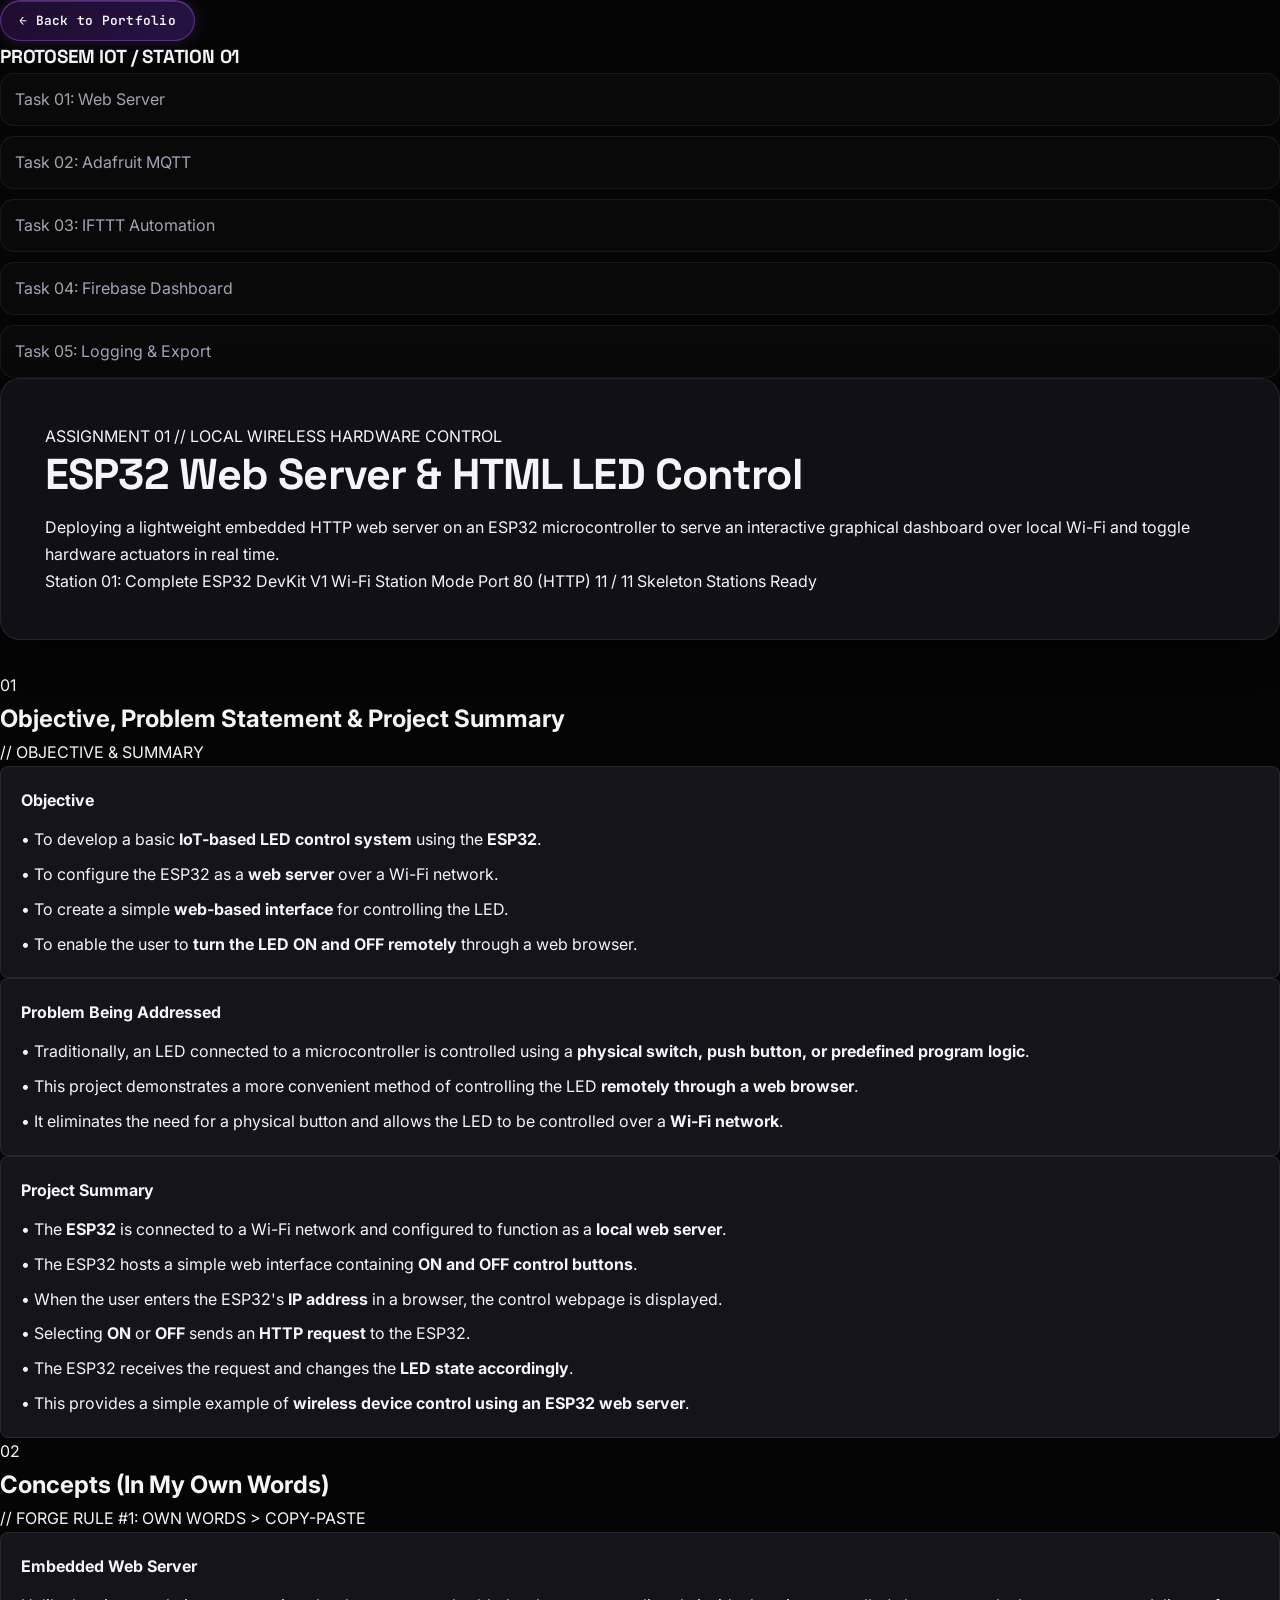
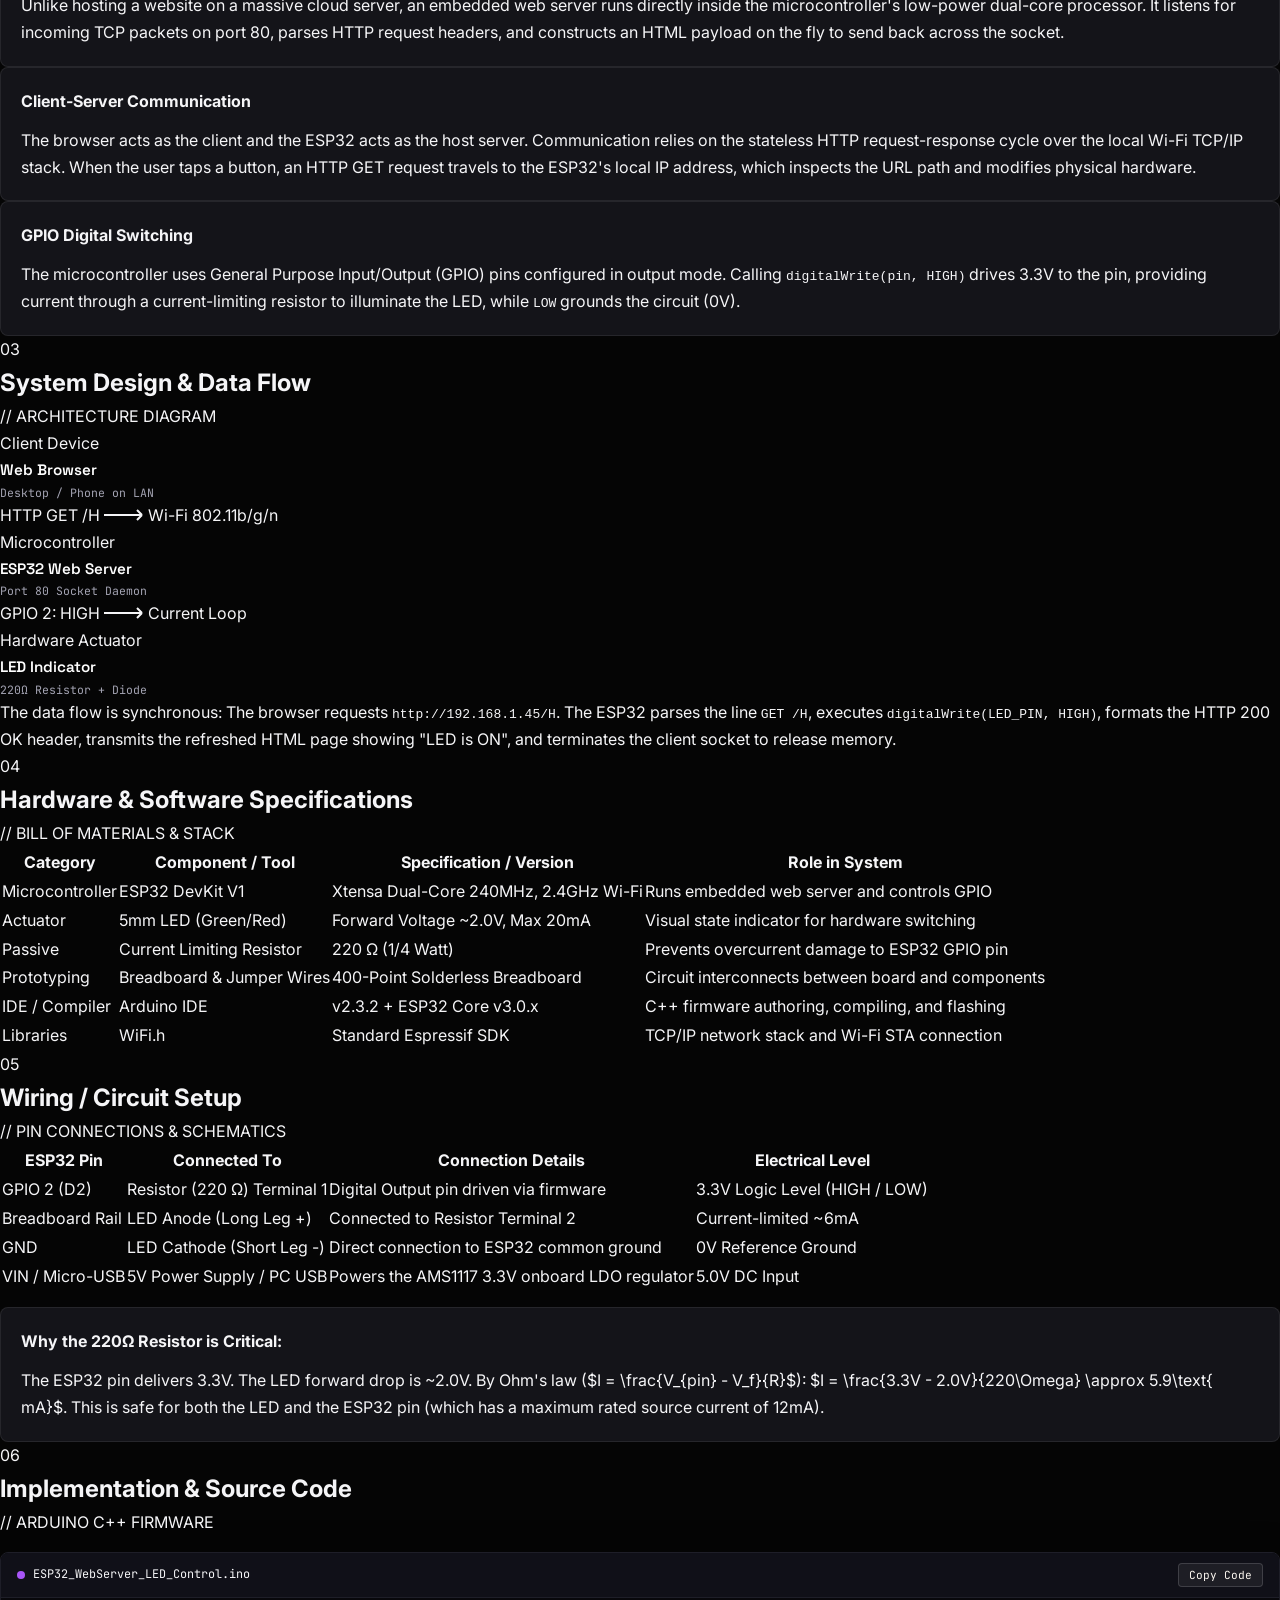
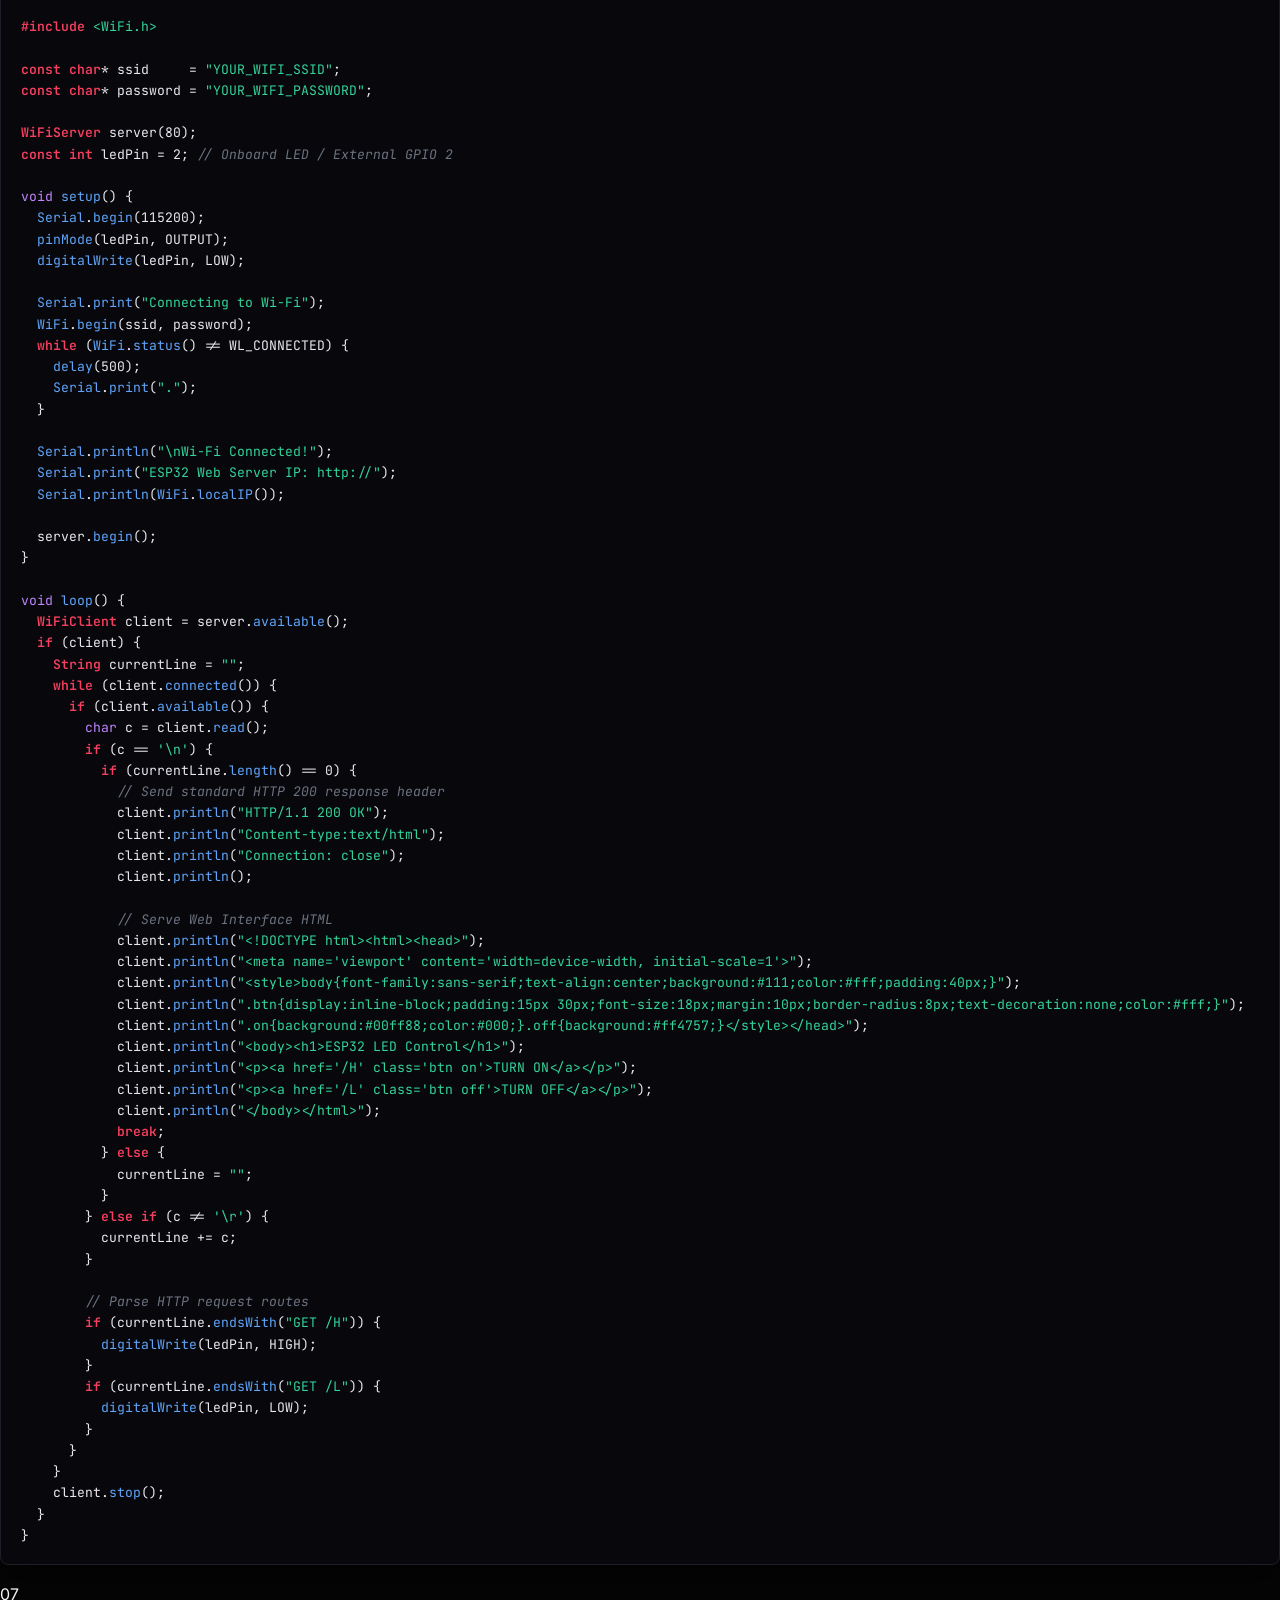
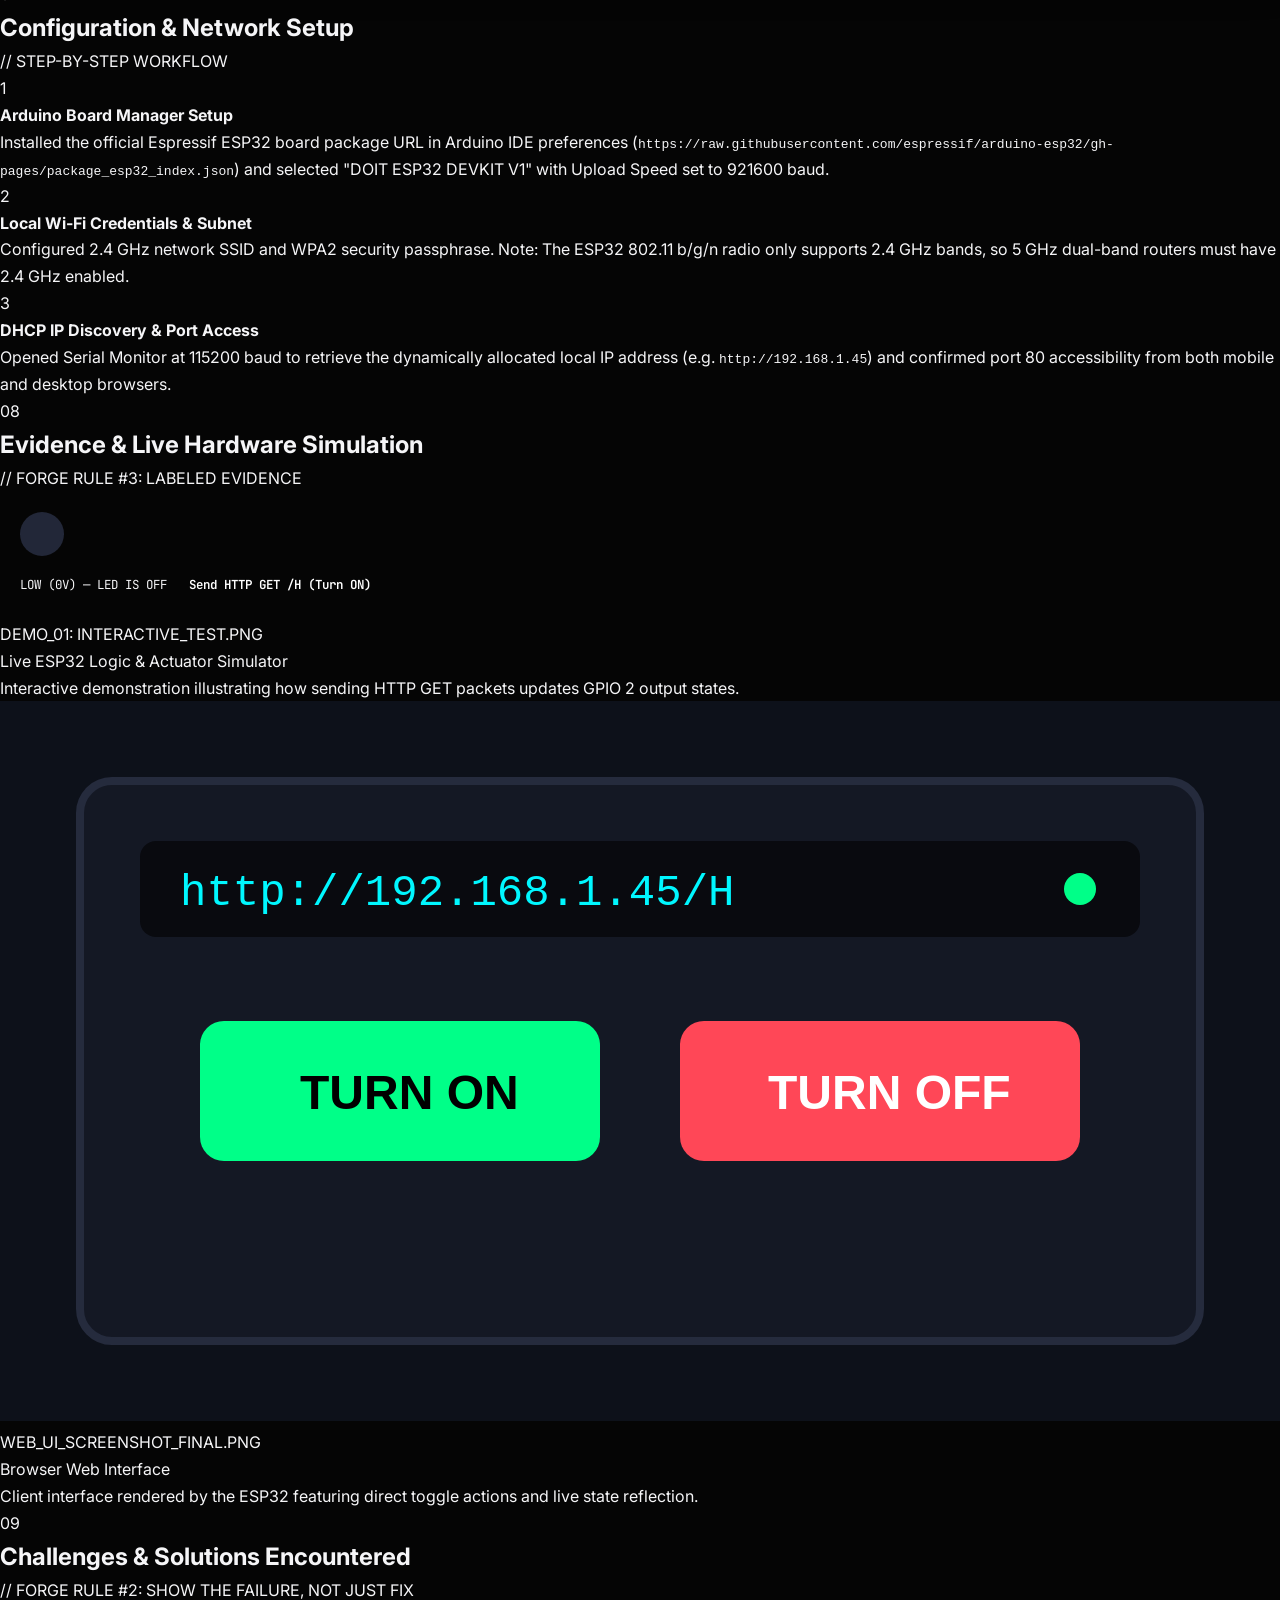
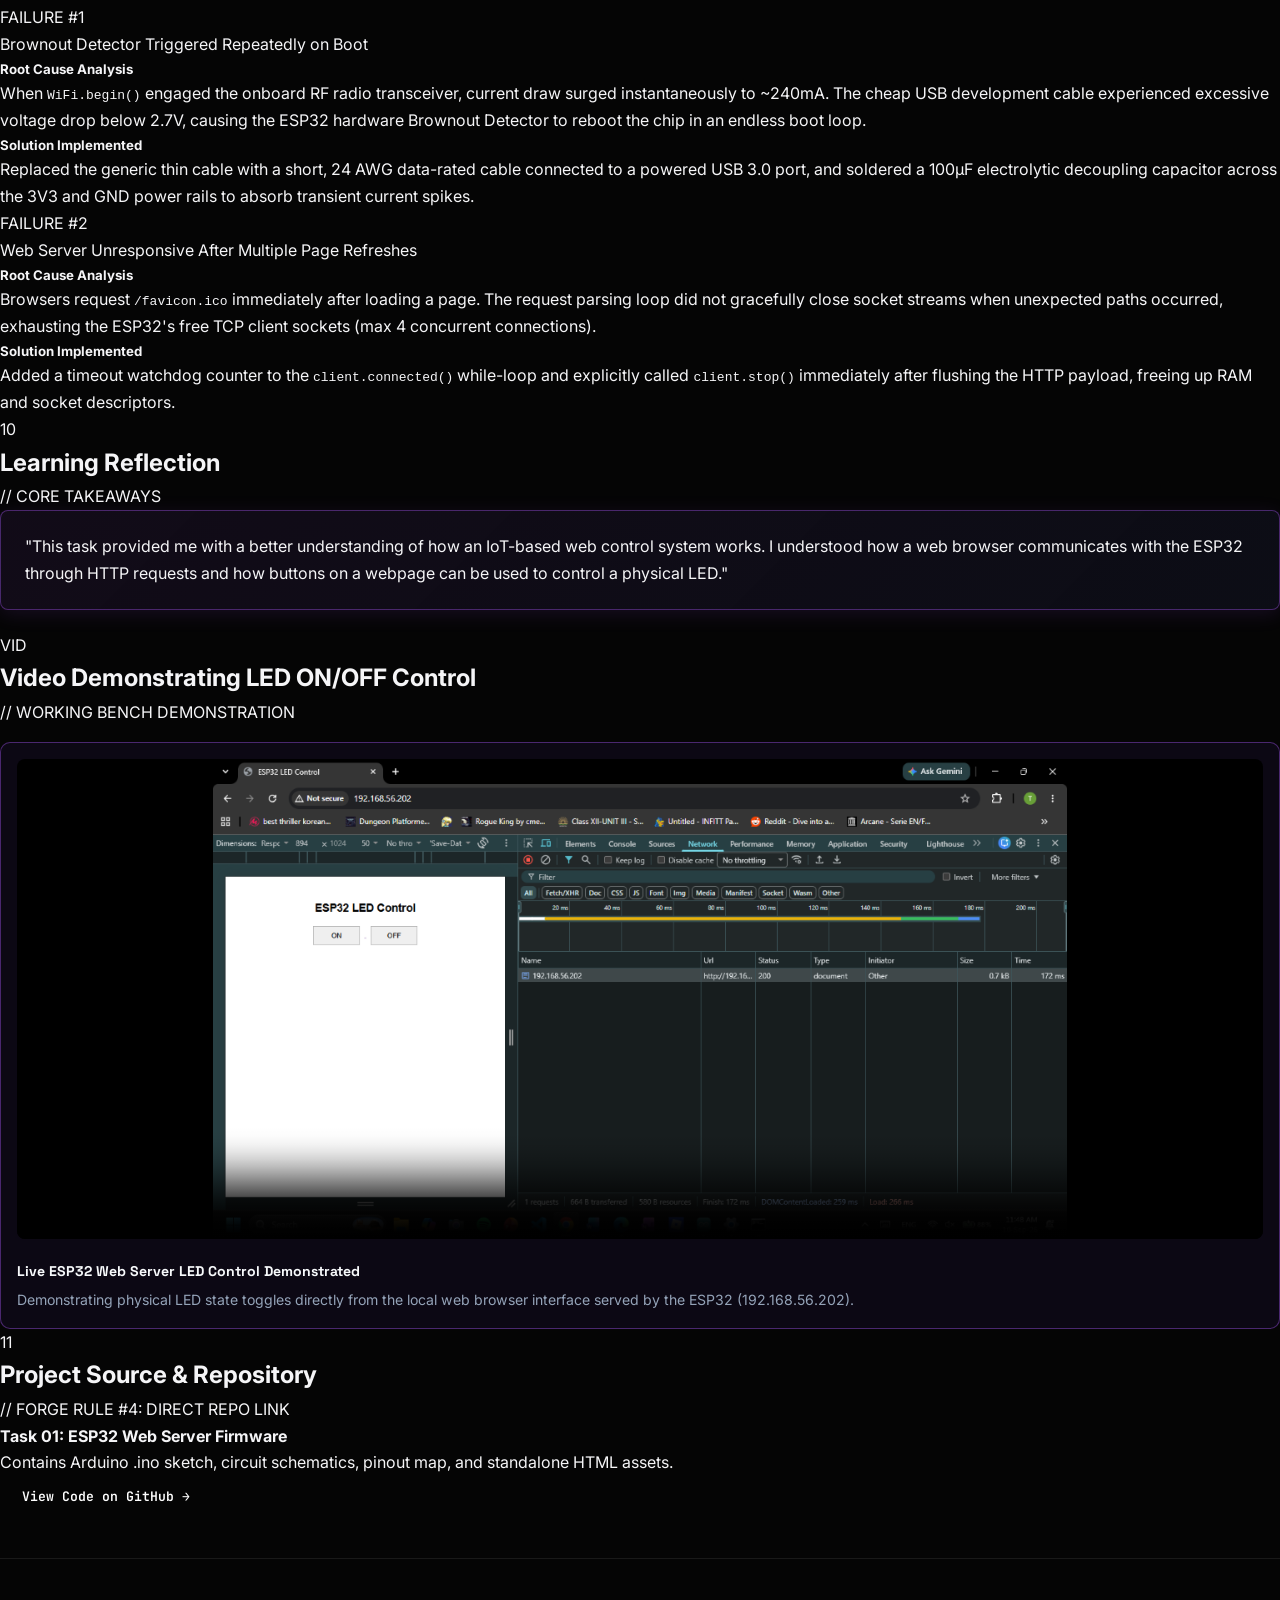
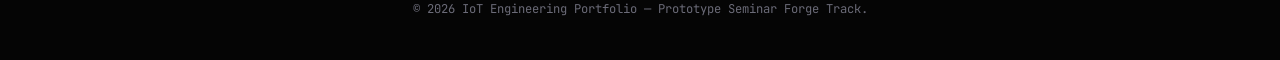
<file: iot/task1.html>
<!DOCTYPE html>
<html lang="en">
<head>
<meta charset="UTF-8">
<meta name="viewport" content="width=device-width, initial-scale=1.0">
<title>Task 1: ESP32 Web Server & HTML LED Control — IoT Portfolio</title>
<meta name="description" content="Assignment 1: Building a standalone embedded web server on an ESP32 to wirelessly control an LED over local Wi-Fi with custom HTML interface.">
<link rel="icon" type="image/png" href="../images/favicon.png">
<link rel="preconnect" href="https://fonts.googleapis.com">
<link rel="preconnect" href="https://fonts.gstatic.com" crossorigin>
<link href="https://fonts.googleapis.com/css2?family=Space+Grotesk:wght@400;500;600;700&family=Inter:wght@400;500;600&family=JetBrains+Mono:wght@400;500;600&display=swap" rel="stylesheet">
<link rel="stylesheet" href="../css/iot.css">
</head>

<body>

<div class="iot-bg-glow glow-cyan"></div>
<div class="iot-bg-glow glow-purple"></div>

<!-- HEADER -->
<header class="iot-header">
  <div class="iot-brand">
    <a href="../index.html" class="brand-back">← Back to Portfolio</a>
    <div class="brand-title">
      PROTOSEM <span class="brand-badge">IOT / STATION 01</span>
    </div>
  </div>

  <nav class="iot-task-switcher" aria-label="IoT Assignments Navigation">
    <a href="task1.html" class="task-nav-btn active">Task 01: Web Server</a>
    <a href="task2.html" class="task-nav-btn">Task 02: Adafruit MQTT</a>
    <a href="task3.html" class="task-nav-btn">Task 03: IFTTT Automation</a>
    <a href="task4.html" class="task-nav-btn">Task 04: Firebase Dashboard</a>
    <a href="task5.html" class="task-nav-btn">Task 05: Logging & Export</a>
  </nav>
</header>

<main class="iot-container">

  <!-- BANNER -->
  <section class="task-banner">
    <div class="task-eyebrow">
      <span class="eyebrow-num">ASSIGNMENT 01</span>
      <span>// LOCAL WIRELESS HARDWARE CONTROL</span>
    </div>
    <h1 class="task-title">ESP32 Web Server & HTML LED Control</h1>
    <p class="task-subtitle">
      Deploying a lightweight embedded HTTP web server on an ESP32 microcontroller to serve an interactive graphical dashboard over local Wi-Fi and toggle hardware actuators in real time.
    </p>

    <div class="task-meta-bar">
      <span class="meta-chip chip-cyan">Station 01: Complete</span>
      <span class="meta-chip">ESP32 DevKit V1</span>
      <span class="meta-chip">Wi-Fi Station Mode</span>
      <span class="meta-chip">Port 80 (HTTP)</span>
      <span class="meta-chip chip-green">11 / 11 Skeleton Stations Ready</span>
    </div>
  </section>

  <!-- 1. OVERVIEW -->
  <section class="skeleton-section" id="overview">
    <div class="sec-header">
      <div class="sec-title-wrap">
        <span class="sec-num">01</span>
        <h2 class="sec-title">Objective, Problem Statement &amp; Project Summary</h2>
      </div>
      <span class="sec-tag">// OBJECTIVE &amp; SUMMARY</span>
    </div>

    <div class="concepts-grid">
      <div class="concept-card">
        <h4>Objective</h4>
        <ul style="list-style: none; padding: 0; margin: 0; display: flex; flex-direction: column; gap: 8px;">
          <li>• To develop a basic <strong>IoT-based LED control system</strong> using the <strong>ESP32</strong>.</li>
          <li>• To configure the ESP32 as a <strong>web server</strong> over a Wi-Fi network.</li>
          <li>• To create a simple <strong>web-based interface</strong> for controlling the LED.</li>
          <li>• To enable the user to <strong>turn the LED ON and OFF remotely</strong> through a web browser.</li>
        </ul>
      </div>

      <div class="concept-card">
        <h4>Problem Being Addressed</h4>
        <ul style="list-style: none; padding: 0; margin: 0; display: flex; flex-direction: column; gap: 8px;">
          <li>• Traditionally, an LED connected to a microcontroller is controlled using a <strong>physical switch, push button, or predefined program logic</strong>.</li>
          <li>• This project demonstrates a more convenient method of controlling the LED <strong>remotely through a web browser</strong>.</li>
          <li>• It eliminates the need for a physical button and allows the LED to be controlled over a <strong>Wi-Fi network</strong>.</li>
        </ul>
      </div>

      <div class="concept-card">
        <h4>Project Summary</h4>
        <ul style="list-style: none; padding: 0; margin: 0; display: flex; flex-direction: column; gap: 8px;">
          <li>• The <strong>ESP32</strong> is connected to a Wi-Fi network and configured to function as a <strong>local web server</strong>.</li>
          <li>• The ESP32 hosts a simple web interface containing <strong>ON and OFF control buttons</strong>.</li>
          <li>• When the user enters the ESP32's <strong>IP address</strong> in a browser, the control webpage is displayed.</li>
          <li>• Selecting <strong>ON</strong> or <strong>OFF</strong> sends an <strong>HTTP request</strong> to the ESP32.</li>
          <li>• The ESP32 receives the request and changes the <strong>LED state accordingly</strong>.</li>
          <li>• This provides a simple example of <strong>wireless device control using an ESP32 web server</strong>.</li>
        </ul>
      </div>
    </div>
  </section>

  <!-- 2. CONCEPTS -->
  <section class="skeleton-section" id="concepts">
    <div class="sec-header">
      <div class="sec-title-wrap">
        <span class="sec-num">02</span>
        <h2 class="sec-title">Concepts (In My Own Words)</h2>
      </div>
      <span class="sec-tag">// FORGE RULE #1: OWN WORDS > COPY-PASTE</span>
    </div>

    <div class="concepts-grid">
      <div class="concept-card">
        <h4>Embedded Web Server</h4>
        <p>
          Unlike hosting a website on a massive cloud server, an embedded web server runs directly inside the microcontroller's low-power dual-core processor. It listens for incoming TCP packets on port 80, parses HTTP request headers, and constructs an HTML payload on the fly to send back across the socket.
        </p>
      </div>

      <div class="concept-card">
        <h4>Client-Server Communication</h4>
        <p>
          The browser acts as the client and the ESP32 acts as the host server. Communication relies on the stateless HTTP request-response cycle over the local Wi-Fi TCP/IP stack. When the user taps a button, an HTTP GET request travels to the ESP32's local IP address, which inspects the URL path and modifies physical hardware.
        </p>
      </div>

      <div class="concept-card">
        <h4>GPIO Digital Switching</h4>
        <p>
          The microcontroller uses General Purpose Input/Output (GPIO) pins configured in output mode. Calling <code>digitalWrite(pin, HIGH)</code> drives 3.3V to the pin, providing current through a current-limiting resistor to illuminate the LED, while <code>LOW</code> grounds the circuit (0V).
        </p>
      </div>
    </div>
  </section>

  <!-- 3. SYSTEM DESIGN -->
  <section class="skeleton-section" id="design">
    <div class="sec-header">
      <div class="sec-title-wrap">
        <span class="sec-num">03</span>
        <h2 class="sec-title">System Design & Data Flow</h2>
      </div>
      <span class="sec-tag">// ARCHITECTURE DIAGRAM</span>
    </div>

    <div class="diagram-wrap">
      <div class="diagram-flow">
        <div class="diagram-node">
          <div class="node-type">Client Device</div>
          <div class="node-label">Web Browser</div>
          <div class="node-sub">Desktop / Phone on LAN</div>
        </div>

        <div class="diagram-arrow">
          <span>HTTP GET /H</span>
          <svg width="40" height="12" viewBox="0 0 40 12" fill="none"><path d="M0 6H38M38 6L33 1M38 6L33 11" stroke="currentColor" stroke-width="2"/></svg>
          <span>Wi-Fi 802.11b/g/n</span>
        </div>

        <div class="diagram-node active-node">
          <div class="node-type">Microcontroller</div>
          <div class="node-label">ESP32 Web Server</div>
          <div class="node-sub">Port 80 Socket Daemon</div>
        </div>

        <div class="diagram-arrow">
          <span>GPIO 2: HIGH</span>
          <svg width="40" height="12" viewBox="0 0 40 12" fill="none"><path d="M0 6H38M38 6L33 1M38 6L33 11" stroke="currentColor" stroke-width="2"/></svg>
          <span>Current Loop</span>
        </div>

        <div class="diagram-node">
          <div class="node-type">Hardware Actuator</div>
          <div class="node-label">LED Indicator</div>
          <div class="node-sub">220Ω Resistor + Diode</div>
        </div>
      </div>
    </div>
    <p class="body-text">
      The data flow is synchronous: The browser requests <code>http://192.168.1.45/H</code>. The ESP32 parses the line <code>GET /H</code>, executes <code>digitalWrite(LED_PIN, HIGH)</code>, formats the HTTP 200 OK header, transmits the refreshed HTML page showing "LED is ON", and terminates the client socket to release memory.
    </p>
  </section>

  <!-- 4. HARDWARE & SOFTWARE -->
  <section class="skeleton-section" id="hardware">
    <div class="sec-header">
      <div class="sec-title-wrap">
        <span class="sec-num">04</span>
        <h2 class="sec-title">Hardware & Software Specifications</h2>
      </div>
      <span class="sec-tag">// BILL OF MATERIALS & STACK</span>
    </div>

    <table class="hw-table">
      <thead>
        <tr>
          <th>Category</th>
          <th>Component / Tool</th>
          <th>Specification / Version</th>
          <th>Role in System</th>
        </tr>
      </thead>
      <tbody>
        <tr>
          <td>Microcontroller</td>
          <td>ESP32 DevKit V1</td>
          <td>Xtensa Dual-Core 240MHz, 2.4GHz Wi-Fi</td>
          <td>Runs embedded web server and controls GPIO</td>
        </tr>
        <tr>
          <td>Actuator</td>
          <td>5mm LED (Green/Red)</td>
          <td>Forward Voltage ~2.0V, Max 20mA</td>
          <td>Visual state indicator for hardware switching</td>
        </tr>
        <tr>
          <td>Passive</td>
          <td>Current Limiting Resistor</td>
          <td>220 Ω (1/4 Watt)</td>
          <td>Prevents overcurrent damage to ESP32 GPIO pin</td>
        </tr>
        <tr>
          <td>Prototyping</td>
          <td>Breadboard & Jumper Wires</td>
          <td>400-Point Solderless Breadboard</td>
          <td>Circuit interconnects between board and components</td>
        </tr>
        <tr>
          <td>IDE / Compiler</td>
          <td>Arduino IDE</td>
          <td>v2.3.2 + ESP32 Core v3.0.x</td>
          <td>C++ firmware authoring, compiling, and flashing</td>
        </tr>
        <tr>
          <td>Libraries</td>
          <td>WiFi.h</td>
          <td>Standard Espressif SDK</td>
          <td>TCP/IP network stack and Wi-Fi STA connection</td>
        </tr>
      </tbody>
    </table>
  </section>

  <!-- 5. WIRING & SETUP -->
  <section class="skeleton-section" id="wiring">
    <div class="sec-header">
      <div class="sec-title-wrap">
        <span class="sec-num">05</span>
        <h2 class="sec-title">Wiring / Circuit Setup</h2>
      </div>
      <span class="sec-tag">// PIN CONNECTIONS & SCHEMATICS</span>
    </div>

    <table class="hw-table">
      <thead>
        <tr>
          <th>ESP32 Pin</th>
          <th>Connected To</th>
          <th>Connection Details</th>
          <th>Electrical Level</th>
        </tr>
      </thead>
      <tbody>
        <tr>
          <td><span class="badge-pin">GPIO 2 (D2)</span></td>
          <td>Resistor (220 Ω) Terminal 1</td>
          <td>Digital Output pin driven via firmware</td>
          <td>3.3V Logic Level (HIGH / LOW)</td>
        </tr>
        <tr>
          <td>Breadboard Rail</td>
          <td>LED Anode (Long Leg +)</td>
          <td>Connected to Resistor Terminal 2</td>
          <td>Current-limited ~6mA</td>
        </tr>
        <tr>
          <td><span class="badge-pin">GND</span></td>
          <td>LED Cathode (Short Leg -)</td>
          <td>Direct connection to ESP32 common ground</td>
          <td>0V Reference Ground</td>
        </tr>
        <tr>
          <td><span class="badge-pin">VIN / Micro-USB</span></td>
          <td>5V Power Supply / PC USB</td>
          <td>Powers the AMS1117 3.3V onboard LDO regulator</td>
          <td>5.0V DC Input</td>
        </tr>
      </tbody>
    </table>

    <div class="concept-card" style="margin-top: 16px;">
      <h4>Why the 220Ω Resistor is Critical:</h4>
      <p>
        The ESP32 pin delivers 3.3V. The LED forward drop is ~2.0V. By Ohm's law ($I = \frac{V_{pin} - V_f}{R}$):
        $I = \frac{3.3V - 2.0V}{220\Omega} \approx 5.9\text{ mA}$. This is safe for both the LED and the ESP32 pin (which has a maximum rated source current of 12mA).
      </p>
    </div>
  </section>

  <!-- 6. IMPLEMENTATION -->
  <section class="skeleton-section" id="implementation">
    <div class="sec-header">
      <div class="sec-title-wrap">
        <span class="sec-num">06</span>
        <h2 class="sec-title">Implementation & Source Code</h2>
      </div>
      <span class="sec-tag">// ARDUINO C++ FIRMWARE</span>
    </div>

    <div class="code-box">
      <div class="code-header">
        <span class="code-filename">ESP32_WebServer_LED_Control.ino</span>
        <button class="copy-btn">Copy Code</button>
      </div>
      <pre class="code-content"><code><span class="c-kw">#include</span> <span class="c-str">&lt;WiFi.h&gt;</span>

<span class="c-kw">const char</span>* ssid     = <span class="c-str">"YOUR_WIFI_SSID"</span>;
<span class="c-kw">const char</span>* password = <span class="c-str">"YOUR_WIFI_PASSWORD"</span>;

<span class="c-kw">WiFiServer</span> server(80);
<span class="c-kw">const int</span> ledPin = 2; <span class="c-cmt">// Onboard LED / External GPIO 2</span>

<span class="c-type">void</span> <span class="c-fn">setup</span>() {
  <span class="c-fn">Serial</span>.<span class="c-fn">begin</span>(115200);
  <span class="c-fn">pinMode</span>(ledPin, OUTPUT);
  <span class="c-fn">digitalWrite</span>(ledPin, LOW);

  <span class="c-fn">Serial</span>.<span class="c-fn">print</span>(<span class="c-str">"Connecting to Wi-Fi"</span>);
  <span class="c-fn">WiFi</span>.<span class="c-fn">begin</span>(ssid, password);
  <span class="c-kw">while</span> (<span class="c-fn">WiFi</span>.<span class="c-fn">status</span>() != WL_CONNECTED) {
    <span class="c-fn">delay</span>(500);
    <span class="c-fn">Serial</span>.<span class="c-fn">print</span>(<span class="c-str">"."</span>);
  }
  
  <span class="c-fn">Serial</span>.<span class="c-fn">println</span>(<span class="c-str">"\nWi-Fi Connected!"</span>);
  <span class="c-fn">Serial</span>.<span class="c-fn">print</span>(<span class="c-str">"ESP32 Web Server IP: http://"</span>);
  <span class="c-fn">Serial</span>.<span class="c-fn">println</span>(<span class="c-fn">WiFi</span>.<span class="c-fn">localIP</span>());

  server.<span class="c-fn">begin</span>();
}

<span class="c-type">void</span> <span class="c-fn">loop</span>() {
  <span class="c-kw">WiFiClient</span> client = server.<span class="c-fn">available</span>();
  <span class="c-kw">if</span> (client) {
    <span class="c-kw">String</span> currentLine = <span class="c-str">""</span>;
    <span class="c-kw">while</span> (client.<span class="c-fn">connected</span>()) {
      <span class="c-kw">if</span> (client.<span class="c-fn">available</span>()) {
        <span class="c-type">char</span> c = client.<span class="c-fn">read</span>();
        <span class="c-kw">if</span> (c == <span class="c-str">'\n'</span>) {
          <span class="c-kw">if</span> (currentLine.<span class="c-fn">length</span>() == 0) {
            <span class="c-cmt">// Send standard HTTP 200 response header</span>
            client.<span class="c-fn">println</span>(<span class="c-str">"HTTP/1.1 200 OK"</span>);
            client.<span class="c-fn">println</span>(<span class="c-str">"Content-type:text/html"</span>);
            client.<span class="c-fn">println</span>(<span class="c-str">"Connection: close"</span>);
            client.<span class="c-fn">println</span>();
            
            <span class="c-cmt">// Serve Web Interface HTML</span>
            client.<span class="c-fn">println</span>(<span class="c-str">"&lt;!DOCTYPE html&gt;&lt;html&gt;&lt;head&gt;"</span>);
            client.<span class="c-fn">println</span>(<span class="c-str">"&lt;meta name='viewport' content='width=device-width, initial-scale=1'&gt;"</span>);
            client.<span class="c-fn">println</span>(<span class="c-str">"&lt;style&gt;body{font-family:sans-serif;text-align:center;background:#111;color:#fff;padding:40px;}"</span>);
            client.<span class="c-fn">println</span>(<span class="c-str">".btn{display:inline-block;padding:15px 30px;font-size:18px;margin:10px;border-radius:8px;text-decoration:none;color:#fff;}"</span>);
            client.<span class="c-fn">println</span>(<span class="c-str">".on{background:#00ff88;color:#000;}.off{background:#ff4757;}&lt;/style&gt;&lt;/head&gt;"</span>);
            client.<span class="c-fn">println</span>(<span class="c-str">"&lt;body&gt;&lt;h1&gt;ESP32 LED Control&lt;/h1&gt;"</span>);
            client.<span class="c-fn">println</span>(<span class="c-str">"&lt;p&gt;&lt;a href='/H' class='btn on'&gt;TURN ON&lt;/a&gt;&lt;/p&gt;"</span>);
            client.<span class="c-fn">println</span>(<span class="c-str">"&lt;p&gt;&lt;a href='/L' class='btn off'&gt;TURN OFF&lt;/a&gt;&lt;/p&gt;"</span>);
            client.<span class="c-fn">println</span>(<span class="c-str">"&lt;/body&gt;&lt;/html&gt;"</span>);
            <span class="c-kw">break</span>;
          } <span class="c-kw">else</span> {
            currentLine = <span class="c-str">""</span>;
          }
        } <span class="c-kw">else if</span> (c != <span class="c-str">'\r'</span>) {
          currentLine += c;
        }

        <span class="c-cmt">// Parse HTTP request routes</span>
        <span class="c-kw">if</span> (currentLine.<span class="c-fn">endsWith</span>(<span class="c-str">"GET /H"</span>)) {
          <span class="c-fn">digitalWrite</span>(ledPin, HIGH);
        }
        <span class="c-kw">if</span> (currentLine.<span class="c-fn">endsWith</span>(<span class="c-str">"GET /L"</span>)) {
          <span class="c-fn">digitalWrite</span>(ledPin, LOW);
        }
      }
    }
    client.<span class="c-fn">stop</span>();
  }
}</code></pre>
    </div>
  </section>

  <!-- 7. CONFIGURATION -->
  <section class="skeleton-section" id="configuration">
    <div class="sec-header">
      <div class="sec-title-wrap">
        <span class="sec-num">07</span>
        <h2 class="sec-title">Configuration & Network Setup</h2>
      </div>
      <span class="sec-tag">// STEP-BY-STEP WORKFLOW</span>
    </div>

    <div class="config-steps">
      <div class="step-card">
        <div class="step-badge">1</div>
        <div class="step-body">
          <h4>Arduino Board Manager Setup</h4>
          <p>Installed the official Espressif ESP32 board package URL in Arduino IDE preferences (<code>https://raw.githubusercontent.com/espressif/arduino-esp32/gh-pages/package_esp32_index.json</code>) and selected "DOIT ESP32 DEVKIT V1" with Upload Speed set to 921600 baud.</p>
        </div>
      </div>

      <div class="step-card">
        <div class="step-badge">2</div>
        <div class="step-body">
          <h4>Local Wi-Fi Credentials & Subnet</h4>
          <p>Configured 2.4 GHz network SSID and WPA2 security passphrase. Note: The ESP32 802.11 b/g/n radio only supports 2.4 GHz bands, so 5 GHz dual-band routers must have 2.4 GHz enabled.</p>
        </div>
      </div>

      <div class="step-card">
        <div class="step-badge">3</div>
        <div class="step-body">
          <h4>DHCP IP Discovery & Port Access</h4>
          <p>Opened Serial Monitor at 115200 baud to retrieve the dynamically allocated local IP address (e.g. <code>http://192.168.1.45</code>) and confirmed port 80 accessibility from both mobile and desktop browsers.</p>
        </div>
      </div>
    </div>
  </section>

  <!-- 8. EVIDENCE & SIMULATION -->
  <section class="skeleton-section" id="evidence">
    <div class="sec-header">
      <div class="sec-title-wrap">
        <span class="sec-num">08</span>
        <h2 class="sec-title">Evidence & Live Hardware Simulation</h2>
      </div>
      <span class="sec-tag">// FORGE RULE #3: LABELED EVIDENCE</span>
    </div>

    <div class="evidence-grid">
      <div class="evidence-card">
        <div class="evidence-visual" style="flex-direction: column; padding: 20px;">
          <div id="simLedIndicator" style="width: 44px; height: 44px; border-radius: 50%; background: #222738; margin-bottom: 12px; transition: all 0.3s ease;"></div>
          <span id="simLedStateText" style="font-family: var(--font-mono); font-size: 0.78rem; color: var(--ink-muted); margin-bottom: 14px;">LOW (0V) — LED IS OFF</span>
          <button id="simLedToggle" class="btn-repo" style="font-size: 0.78rem; padding: 8px 18px;">Send HTTP GET /H (Turn ON)</button>
        </div>
        <div class="evidence-info">
          <div class="evidence-label">DEMO_01: INTERACTIVE_TEST.PNG</div>
          <div class="evidence-title">Live ESP32 Logic & Actuator Simulator</div>
          <p class="evidence-desc">Interactive demonstration illustrating how sending HTTP GET packets updates GPIO 2 output states.</p>
        </div>
      </div>

      <div class="evidence-card">
        <div class="evidence-visual">
          <svg viewBox="0 0 320 180" width="100%" height="100%">
            <rect width="320" height="180" fill="#0d111a"/>
            <rect x="20" y="20" width="280" height="140" rx="8" fill="#141824" stroke="#252b3d" stroke-width="2"/>
            <rect x="35" y="35" width="250" height="24" rx="4" fill="#090a0f"/>
            <text x="45" y="51" fill="#00f7ff" font-family="monospace" font-size="11">http://192.168.1.45/H</text>
            <rect x="50" y="80" width="100" height="35" rx="6" fill="#00ff88"/>
            <text x="75" y="102" fill="#000" font-family="sans-serif" font-weight="bold" font-size="12">TURN ON</text>
            <rect x="170" y="80" width="100" height="35" rx="6" fill="#ff4757"/>
            <text x="192" y="102" fill="#fff" font-family="sans-serif" font-weight="bold" font-size="12">TURN OFF</text>
            <circle cx="270" cy="47" r="4" fill="#00ff88"/>
          </svg>
        </div>
        <div class="evidence-info">
          <div class="evidence-label">WEB_UI_SCREENSHOT_FINAL.PNG</div>
          <div class="evidence-title">Browser Web Interface</div>
          <p class="evidence-desc">Client interface rendered by the ESP32 featuring direct toggle actions and live state reflection.</p>
        </div>
      </div>
    </div>
  </section>

  <!-- 9. CHALLENGES & FIXES -->
  <section class="skeleton-section" id="challenges">
    <div class="sec-header">
      <div class="sec-title-wrap">
        <span class="sec-num">09</span>
        <h2 class="sec-title">Challenges & Solutions Encountered</h2>
      </div>
      <span class="sec-tag">// FORGE RULE #2: SHOW THE FAILURE, NOT JUST FIX</span>
    </div>

    <div class="challenges-grid">
      <div class="challenge-card">
        <div class="challenge-top">
          <span class="challenge-tag-fail">FAILURE #1</span>
          <div class="challenge-title">Brownout Detector Triggered Repeatedly on Boot</div>
        </div>
        <div class="challenge-body">
          <div class="cause-box">
            <h5>Root Cause Analysis</h5>
            <p>
              When <code>WiFi.begin()</code> engaged the onboard RF radio transceiver, current draw surged instantaneously to ~240mA. The cheap USB development cable experienced excessive voltage drop below 2.7V, causing the ESP32 hardware Brownout Detector to reboot the chip in an endless boot loop.
            </p>
          </div>
          <div class="fix-box">
            <h5>Solution Implemented</h5>
            <p>
              Replaced the generic thin cable with a short, 24 AWG data-rated cable connected to a powered USB 3.0 port, and soldered a 100µF electrolytic decoupling capacitor across the 3V3 and GND power rails to absorb transient current spikes.
            </p>
          </div>
        </div>
      </div>

      <div class="challenge-card">
        <div class="challenge-top">
          <span class="challenge-tag-fail">FAILURE #2</span>
          <div class="challenge-title">Web Server Unresponsive After Multiple Page Refreshes</div>
        </div>
        <div class="challenge-body">
          <div class="cause-box">
            <h5>Root Cause Analysis</h5>
            <p>
              Browsers request <code>/favicon.ico</code> immediately after loading a page. The request parsing loop did not gracefully close socket streams when unexpected paths occurred, exhausting the ESP32's free TCP client sockets (max 4 concurrent connections).
            </p>
          </div>
          <div class="fix-box">
            <h5>Solution Implemented</h5>
            <p>
              Added a timeout watchdog counter to the <code>client.connected()</code> while-loop and explicitly called <code>client.stop()</code> immediately after flushing the HTTP payload, freeing up RAM and socket descriptors.
            </p>
          </div>
        </div>
      </div>
    </div>
  </section>

  <!-- 10. REFLECTION -->
  <section class="skeleton-section" id="reflection">
    <div class="sec-header">
      <div class="sec-title-wrap">
        <span class="sec-num">10</span>
        <h2 class="sec-title">Learning Reflection</h2>
      </div>
      <span class="sec-tag">// CORE TAKEAWAYS</span>
    </div>

    <div class="reflection-card">
      <p>
        "This task provided me with a better understanding of how an IoT-based web control system works. I understood how a web browser communicates with the ESP32 through HTTP requests and how buttons on a webpage can be used to control a physical LED."
      </p>
    </div>
  </section>


  <!-- VIDEO DEMONSTRATING LED ON/OFF CONTROL FROM WEBPAGE -->
  <section class="skeleton-section" id="video-demo">
    <div class="sec-header">
      <div class="sec-title-wrap">
        <span class="sec-num">VID</span>
        <h2 class="sec-title">Video Demonstrating LED ON/OFF Control</h2>
      </div>
      <span class="sec-tag">// WORKING BENCH DEMONSTRATION</span>
    </div>

    <div style="margin-top: 16px; border-radius: 10px; overflow: hidden; border: 1px solid rgba(168, 85, 247, 0.4); background: #0c0814; padding: 16px;">
      <video controls style="width: 100%; border-radius: 8px; max-height: 480px; background: #000;" poster="../images/iot/task1_network_root.png">
        <source src="../videos/iot/on_off.mp4" type="video/mp4">
        Your browser does not support HTML5 video playback.
      </video>
      <div style="margin-top: 14px; color: #cbd5e1; font-size: 0.88rem; line-height: 1.6;">
        <h4 style="color: #f8fafc; margin: 0 0 6px 0; font-family: var(--font-display);">Live ESP32 Web Server LED Control Demonstrated</h4>
        <p style="margin: 0; color: #94a3b8;">
          Demonstrating physical LED state toggles directly from the local web browser interface served by the ESP32 (192.168.56.202).
        </p>
      </div>
    </div>
  </section>

  <!-- 11. REPOSITORY LINK -->
  <section class="skeleton-section" id="repository">
    <div class="sec-header">
      <div class="sec-title-wrap">
        <span class="sec-num">11</span>
        <h2 class="sec-title">Project Source & Repository</h2>
      </div>
      <span class="sec-tag">// FORGE RULE #4: DIRECT REPO LINK</span>
    </div>

    <div class="repo-card">
      <div class="repo-info">
        <h4>Task 01: ESP32 Web Server Firmware</h4>
        <p>Contains Arduino .ino sketch, circuit schematics, pinout map, and standalone HTML assets.</p>
      </div>
      <a href="https://github.com/Night07Owl/Task-1---ESP32-Web-Server-HTML-LED-Control" target="_blank" rel="noopener noreferrer" class="btn-repo">
        View Code on GitHub →
      </a>
    </div>
  </section>

</main>

<footer class="iot-footer">
  © <span id="year">2026</span> IoT Engineering Portfolio — Prototype Seminar Forge Track.
</footer>

<script src="../js/iot.js"></script>
</body>
</html>
</file>
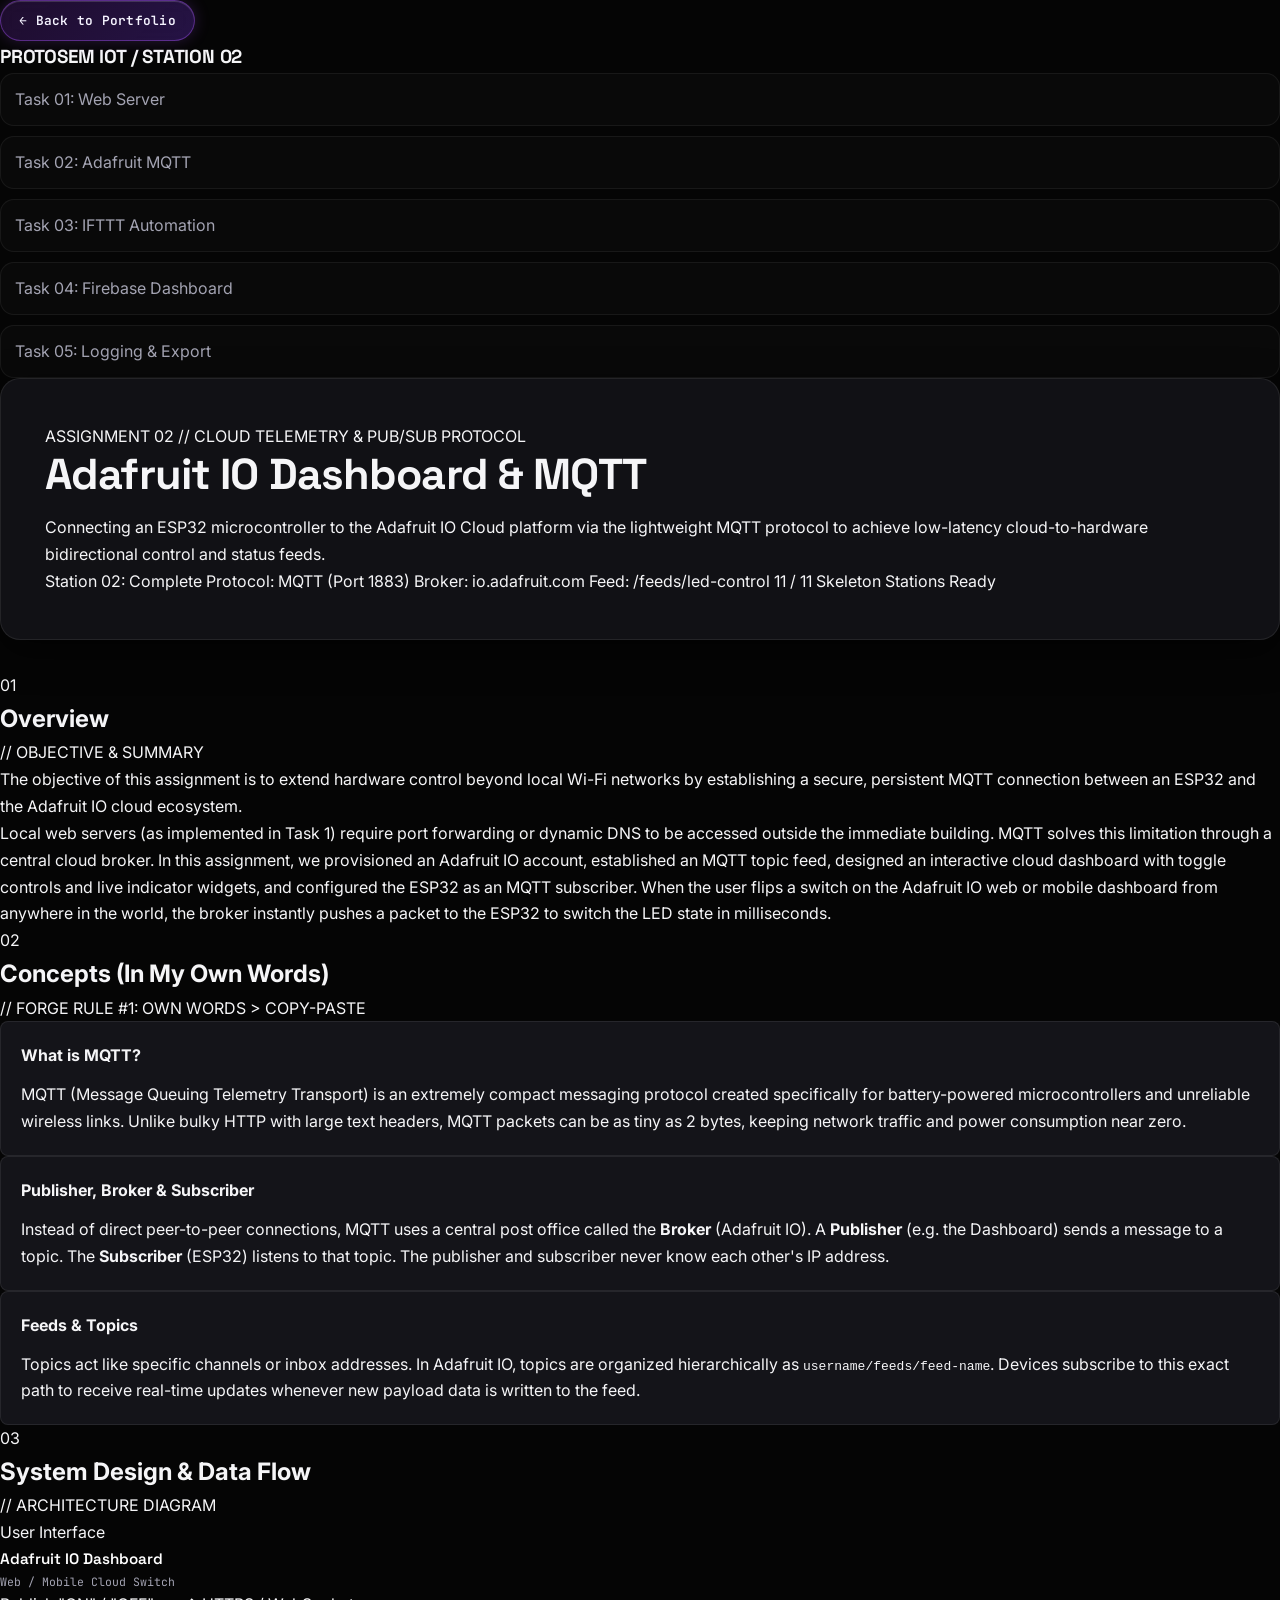
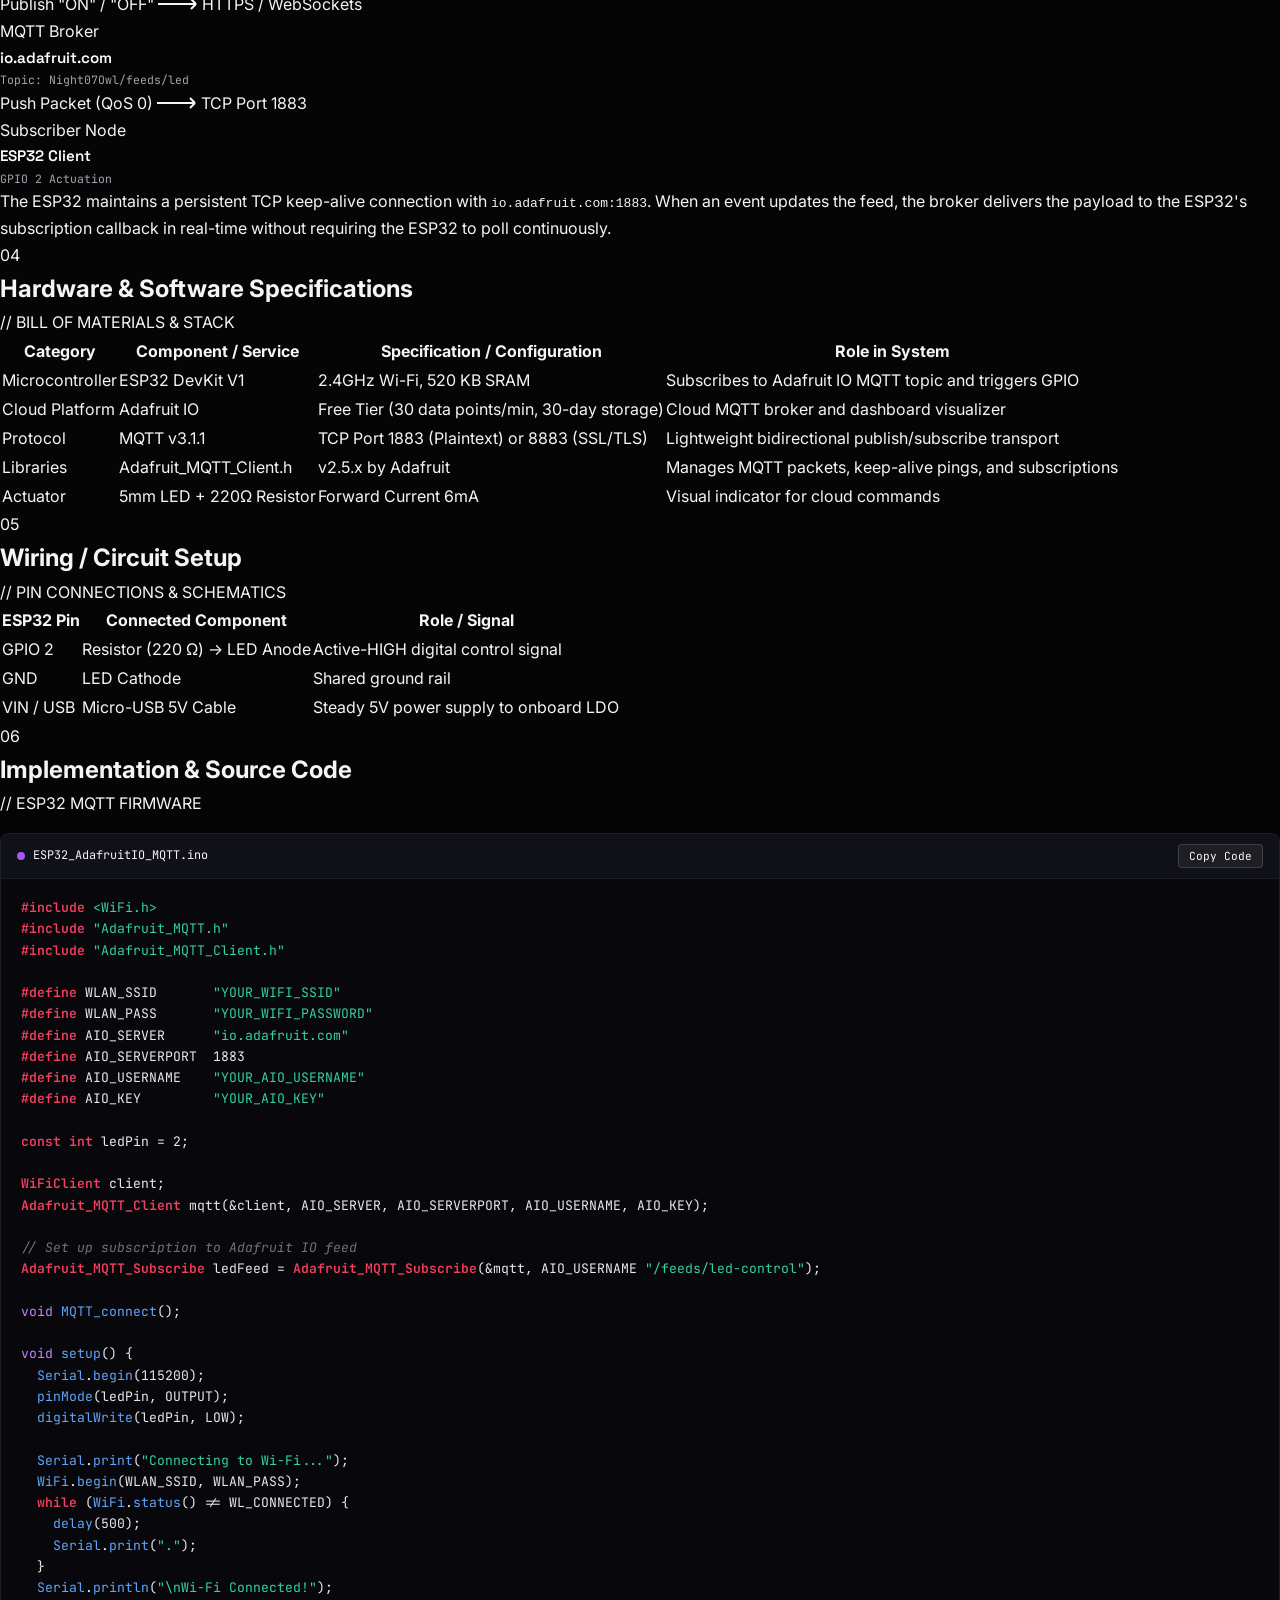
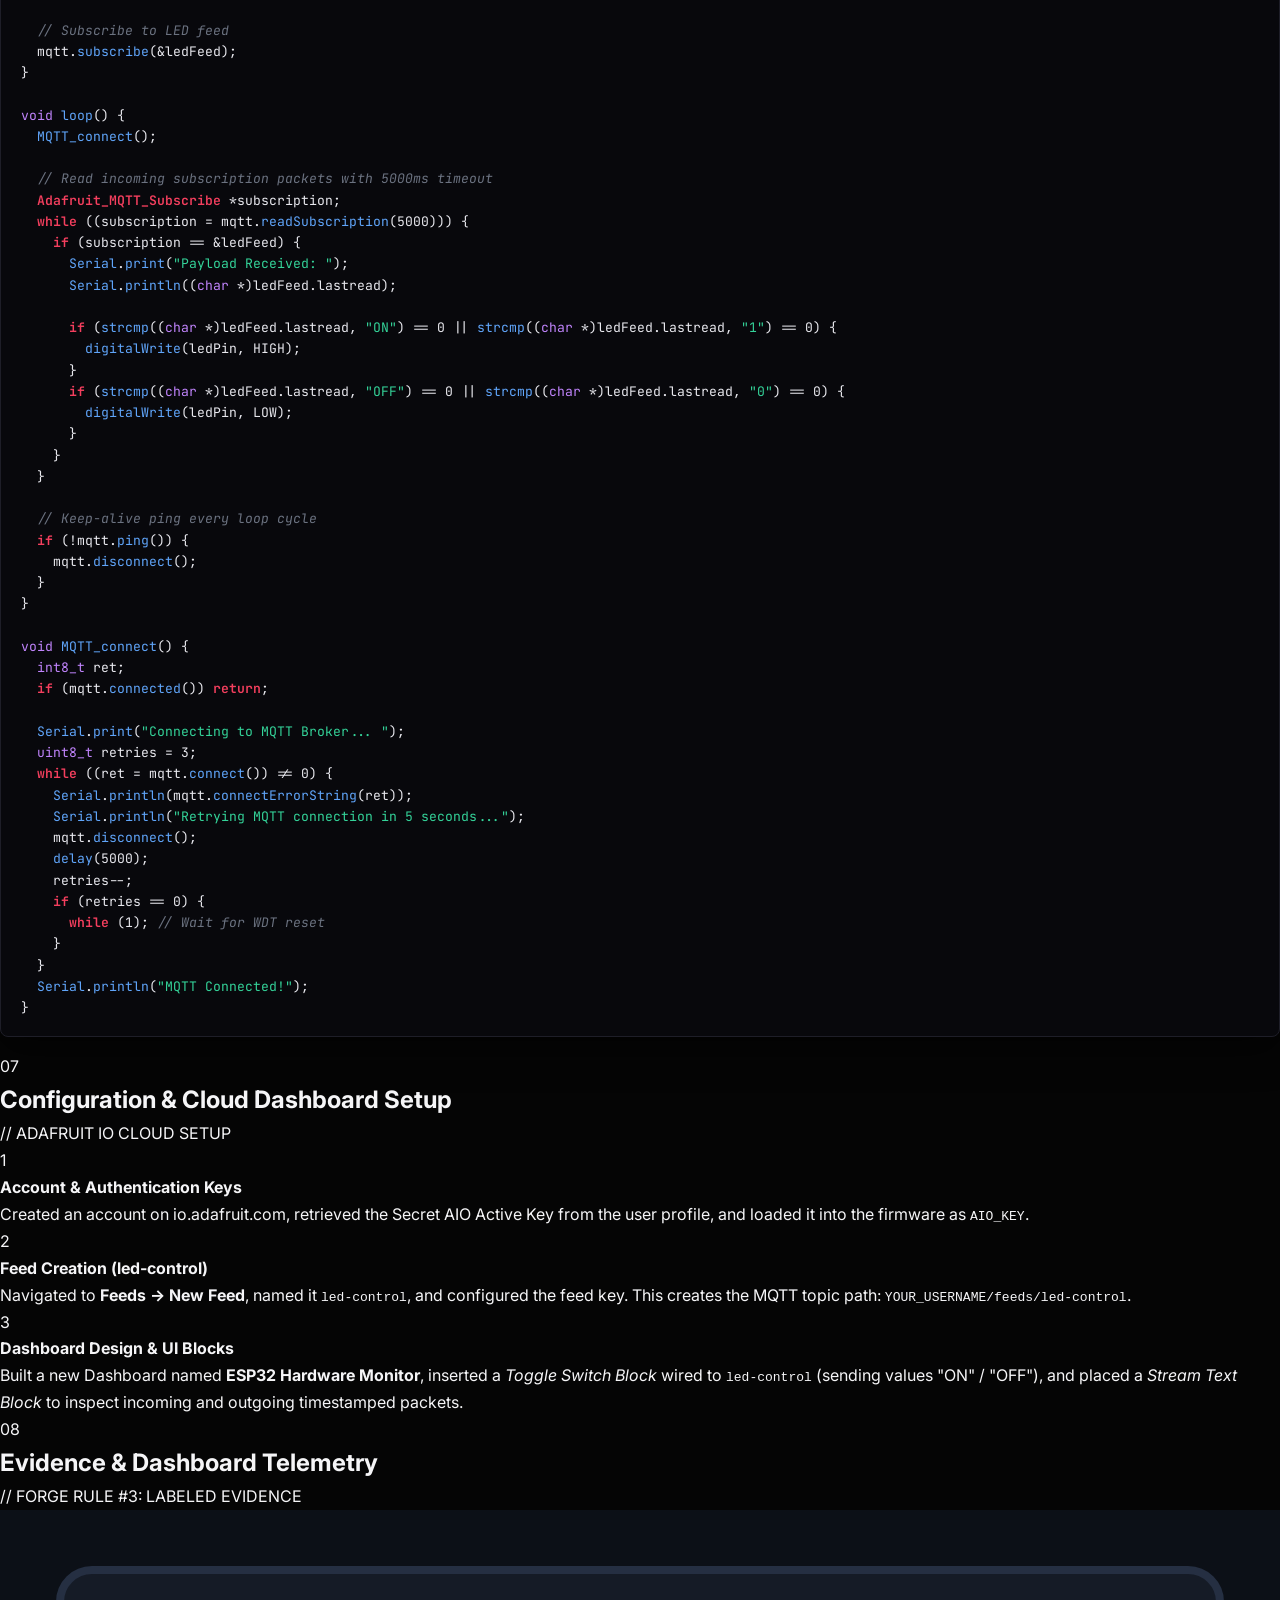
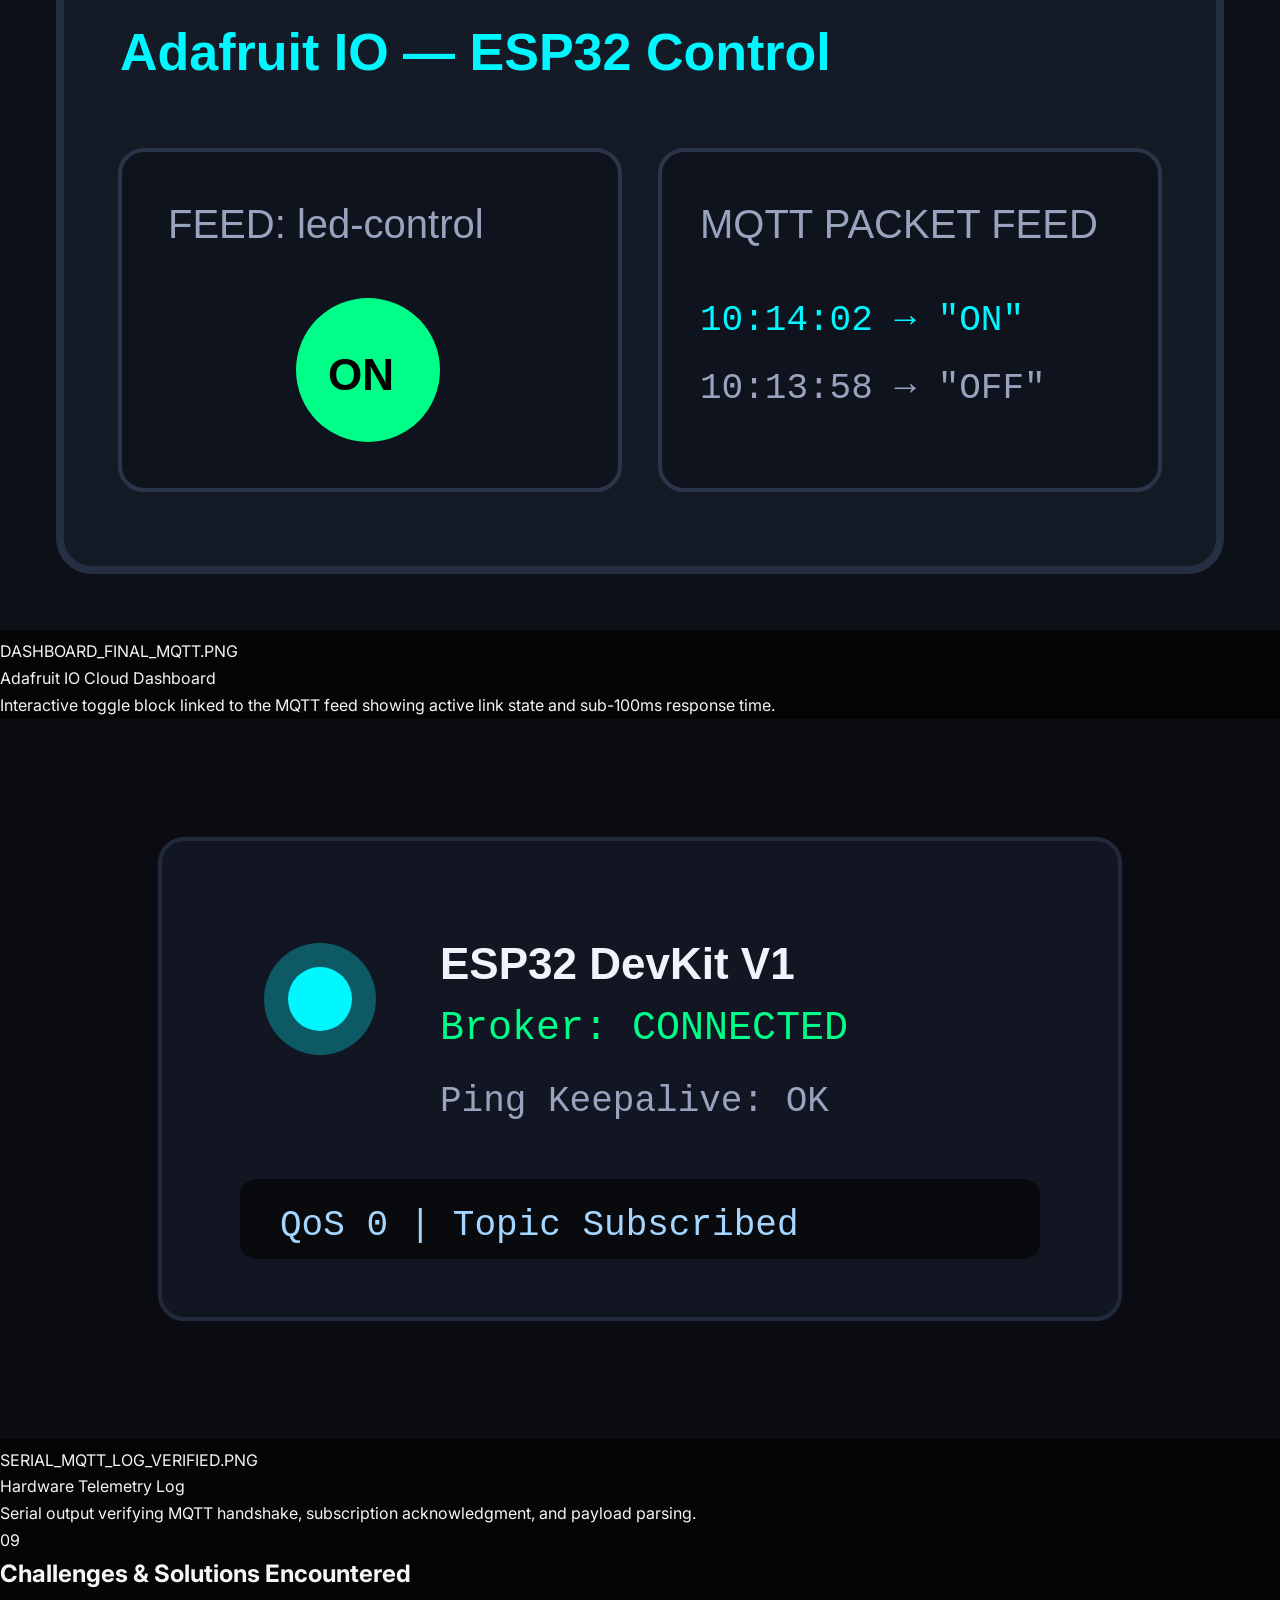
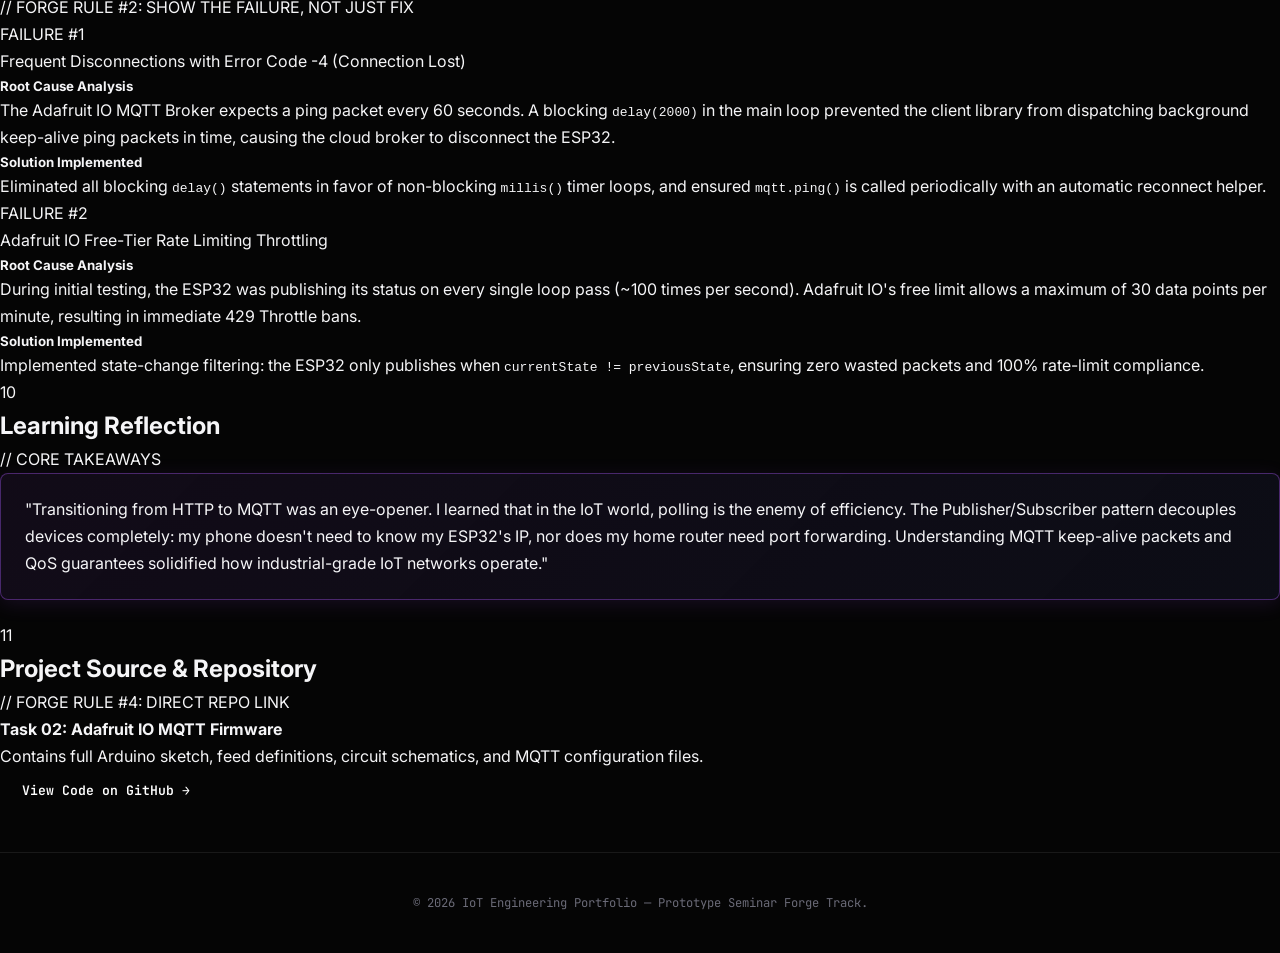
<file: iot/task2.html>
<!DOCTYPE html>
<html lang="en">
<head>
<meta charset="UTF-8">
<meta name="viewport" content="width=device-width, initial-scale=1.0">
<title>Task 2: Adafruit IO Dashboard & MQTT — IoT Portfolio</title>
<meta name="description" content="Assignment 2: Cloud IoT monitoring and hardware control using Adafruit IO and the MQTT pub/sub protocol with an ESP32.">
<link rel="icon" type="image/png" href="../images/favicon.png">
<link rel="preconnect" href="https://fonts.googleapis.com">
<link rel="preconnect" href="https://fonts.gstatic.com" crossorigin>
<link href="https://fonts.googleapis.com/css2?family=Space+Grotesk:wght@400;500;600;700&family=Inter:wght@400;500;600&family=JetBrains+Mono:wght@400;500;600&display=swap" rel="stylesheet">
<link rel="stylesheet" href="../css/iot.css">
</head>

<body>

<div class="iot-bg-glow glow-cyan"></div>
<div class="iot-bg-glow glow-purple"></div>

<!-- HEADER -->
<header class="iot-header">
  <div class="iot-brand">
    <a href="../index.html" class="brand-back">← Back to Portfolio</a>
    <div class="brand-title">
      PROTOSEM <span class="brand-badge">IOT / STATION 02</span>
    </div>
  </div>

  <nav class="iot-task-switcher" aria-label="IoT Assignments Navigation">
    <a href="task1.html" class="task-nav-btn">Task 01: Web Server</a>
    <a href="task2.html" class="task-nav-btn active">Task 02: Adafruit MQTT</a>
    <a href="task3.html" class="task-nav-btn">Task 03: IFTTT Automation</a>
    <a href="task4.html" class="task-nav-btn">Task 04: Firebase Dashboard</a>
    <a href="task5.html" class="task-nav-btn">Task 05: Logging & Export</a>
  </nav>
</header>

<main class="iot-container">

  <!-- BANNER -->
  <section class="task-banner">
    <div class="task-eyebrow">
      <span class="eyebrow-num">ASSIGNMENT 02</span>
      <span>// CLOUD TELEMETRY & PUB/SUB PROTOCOL</span>
    </div>
    <h1 class="task-title">Adafruit IO Dashboard & MQTT</h1>
    <p class="task-subtitle">
      Connecting an ESP32 microcontroller to the Adafruit IO Cloud platform via the lightweight MQTT protocol to achieve low-latency cloud-to-hardware bidirectional control and status feeds.
    </p>

    <div class="task-meta-bar">
      <span class="meta-chip chip-cyan">Station 02: Complete</span>
      <span class="meta-chip">Protocol: MQTT (Port 1883)</span>
      <span class="meta-chip">Broker: io.adafruit.com</span>
      <span class="meta-chip">Feed: /feeds/led-control</span>
      <span class="meta-chip chip-green">11 / 11 Skeleton Stations Ready</span>
    </div>
  </section>

  <!-- 1. OVERVIEW -->
  <section class="skeleton-section" id="overview">
    <div class="sec-header">
      <div class="sec-title-wrap">
        <span class="sec-num">01</span>
        <h2 class="sec-title">Overview</h2>
      </div>
      <span class="sec-tag">// OBJECTIVE & SUMMARY</span>
    </div>

    <p class="lead-text">
      The objective of this assignment is to extend hardware control beyond local Wi-Fi networks by establishing a secure, persistent MQTT connection between an ESP32 and the Adafruit IO cloud ecosystem.
    </p>
    <p class="body-text">
      Local web servers (as implemented in Task 1) require port forwarding or dynamic DNS to be accessed outside the immediate building. MQTT solves this limitation through a central cloud broker. In this assignment, we provisioned an Adafruit IO account, established an MQTT topic feed, designed an interactive cloud dashboard with toggle controls and live indicator widgets, and configured the ESP32 as an MQTT subscriber. When the user flips a switch on the Adafruit IO web or mobile dashboard from anywhere in the world, the broker instantly pushes a packet to the ESP32 to switch the LED state in milliseconds.
    </p>
  </section>

  <!-- 2. CONCEPTS -->
  <section class="skeleton-section" id="concepts">
    <div class="sec-header">
      <div class="sec-title-wrap">
        <span class="sec-num">02</span>
        <h2 class="sec-title">Concepts (In My Own Words)</h2>
      </div>
      <span class="sec-tag">// FORGE RULE #1: OWN WORDS > COPY-PASTE</span>
    </div>

    <div class="concepts-grid">
      <div class="concept-card">
        <h4>What is MQTT?</h4>
        <p>
          MQTT (Message Queuing Telemetry Transport) is an extremely compact messaging protocol created specifically for battery-powered microcontrollers and unreliable wireless links. Unlike bulky HTTP with large text headers, MQTT packets can be as tiny as 2 bytes, keeping network traffic and power consumption near zero.
        </p>
      </div>

      <div class="concept-card">
        <h4>Publisher, Broker & Subscriber</h4>
        <p>
          Instead of direct peer-to-peer connections, MQTT uses a central post office called the <strong>Broker</strong> (Adafruit IO). A <strong>Publisher</strong> (e.g. the Dashboard) sends a message to a topic. The <strong>Subscriber</strong> (ESP32) listens to that topic. The publisher and subscriber never know each other's IP address.
        </p>
      </div>

      <div class="concept-card">
        <h4>Feeds & Topics</h4>
        <p>
          Topics act like specific channels or inbox addresses. In Adafruit IO, topics are organized hierarchically as <code>username/feeds/feed-name</code>. Devices subscribe to this exact path to receive real-time updates whenever new payload data is written to the feed.
        </p>
      </div>
    </div>
  </section>

  <!-- 3. SYSTEM DESIGN -->
  <section class="skeleton-section" id="design">
    <div class="sec-header">
      <div class="sec-title-wrap">
        <span class="sec-num">03</span>
        <h2 class="sec-title">System Design & Data Flow</h2>
      </div>
      <span class="sec-tag">// ARCHITECTURE DIAGRAM</span>
    </div>

    <div class="diagram-wrap">
      <div class="diagram-flow">
        <div class="diagram-node">
          <div class="node-type">User Interface</div>
          <div class="node-label">Adafruit IO Dashboard</div>
          <div class="node-sub">Web / Mobile Cloud Switch</div>
        </div>

        <div class="diagram-arrow">
          <span>Publish "ON" / "OFF"</span>
          <svg width="40" height="12" viewBox="0 0 40 12" fill="none"><path d="M0 6H38M38 6L33 1M38 6L33 11" stroke="currentColor" stroke-width="2"/></svg>
          <span>HTTPS / WebSockets</span>
        </div>

        <div class="diagram-node active-node">
          <div class="node-type">MQTT Broker</div>
          <div class="node-label">io.adafruit.com</div>
          <div class="node-sub">Topic: Night07Owl/feeds/led</div>
        </div>

        <div class="diagram-arrow">
          <span>Push Packet (QoS 0)</span>
          <svg width="40" height="12" viewBox="0 0 40 12" fill="none"><path d="M0 6H38M38 6L33 1M38 6L33 11" stroke="currentColor" stroke-width="2"/></svg>
          <span>TCP Port 1883</span>
        </div>

        <div class="diagram-node">
          <div class="node-type">Subscriber Node</div>
          <div class="node-label">ESP32 Client</div>
          <div class="node-sub">GPIO 2 Actuation</div>
        </div>
      </div>
    </div>
    <p class="body-text">
      The ESP32 maintains a persistent TCP keep-alive connection with <code>io.adafruit.com:1883</code>. When an event updates the feed, the broker delivers the payload to the ESP32's subscription callback in real-time without requiring the ESP32 to poll continuously.
    </p>
  </section>

  <!-- 4. HARDWARE & SOFTWARE -->
  <section class="skeleton-section" id="hardware">
    <div class="sec-header">
      <div class="sec-title-wrap">
        <span class="sec-num">04</span>
        <h2 class="sec-title">Hardware & Software Specifications</h2>
      </div>
      <span class="sec-tag">// BILL OF MATERIALS & STACK</span>
    </div>

    <table class="hw-table">
      <thead>
        <tr>
          <th>Category</th>
          <th>Component / Service</th>
          <th>Specification / Configuration</th>
          <th>Role in System</th>
        </tr>
      </thead>
      <tbody>
        <tr>
          <td>Microcontroller</td>
          <td>ESP32 DevKit V1</td>
          <td>2.4GHz Wi-Fi, 520 KB SRAM</td>
          <td>Subscribes to Adafruit IO MQTT topic and triggers GPIO</td>
        </tr>
        <tr>
          <td>Cloud Platform</td>
          <td>Adafruit IO</td>
          <td>Free Tier (30 data points/min, 30-day storage)</td>
          <td>Cloud MQTT broker and dashboard visualizer</td>
        </tr>
        <tr>
          <td>Protocol</td>
          <td>MQTT v3.1.1</td>
          <td>TCP Port 1883 (Plaintext) or 8883 (SSL/TLS)</td>
          <td>Lightweight bidirectional publish/subscribe transport</td>
        </tr>
        <tr>
          <td>Libraries</td>
          <td>Adafruit_MQTT_Client.h</td>
          <td>v2.5.x by Adafruit</td>
          <td>Manages MQTT packets, keep-alive pings, and subscriptions</td>
        </tr>
        <tr>
          <td>Actuator</td>
          <td>5mm LED + 220Ω Resistor</td>
          <td>Forward Current 6mA</td>
          <td>Visual indicator for cloud commands</td>
        </tr>
      </tbody>
    </table>
  </section>

  <!-- 5. WIRING & SETUP -->
  <section class="skeleton-section" id="wiring">
    <div class="sec-header">
      <div class="sec-title-wrap">
        <span class="sec-num">05</span>
        <h2 class="sec-title">Wiring / Circuit Setup</h2>
      </div>
      <span class="sec-tag">// PIN CONNECTIONS & SCHEMATICS</span>
    </div>

    <table class="hw-table">
      <thead>
        <tr>
          <th>ESP32 Pin</th>
          <th>Connected Component</th>
          <th>Role / Signal</th>
        </tr>
      </thead>
      <tbody>
        <tr>
          <td><span class="badge-pin">GPIO 2</span></td>
          <td>Resistor (220 Ω) -> LED Anode</td>
          <td>Active-HIGH digital control signal</td>
        </tr>
        <tr>
          <td><span class="badge-pin">GND</span></td>
          <td>LED Cathode</td>
          <td>Shared ground rail</td>
        </tr>
        <tr>
          <td><span class="badge-pin">VIN / USB</span></td>
          <td>Micro-USB 5V Cable</td>
          <td>Steady 5V power supply to onboard LDO</td>
        </tr>
      </tbody>
    </table>
  </section>

  <!-- 6. IMPLEMENTATION -->
  <section class="skeleton-section" id="implementation">
    <div class="sec-header">
      <div class="sec-title-wrap">
        <span class="sec-num">06</span>
        <h2 class="sec-title">Implementation & Source Code</h2>
      </div>
      <span class="sec-tag">// ESP32 MQTT FIRMWARE</span>
    </div>

    <div class="code-box">
      <div class="code-header">
        <span class="code-filename">ESP32_AdafruitIO_MQTT.ino</span>
        <button class="copy-btn">Copy Code</button>
      </div>
      <pre class="code-content"><code><span class="c-kw">#include</span> <span class="c-str">&lt;WiFi.h&gt;</span>
<span class="c-kw">#include</span> <span class="c-str">"Adafruit_MQTT.h"</span>
<span class="c-kw">#include</span> <span class="c-str">"Adafruit_MQTT_Client.h"</span>

<span class="c-kw">#define</span> WLAN_SSID       <span class="c-str">"YOUR_WIFI_SSID"</span>
<span class="c-kw">#define</span> WLAN_PASS       <span class="c-str">"YOUR_WIFI_PASSWORD"</span>
<span class="c-kw">#define</span> AIO_SERVER      <span class="c-str">"io.adafruit.com"</span>
<span class="c-kw">#define</span> AIO_SERVERPORT  1883
<span class="c-kw">#define</span> AIO_USERNAME    <span class="c-str">"YOUR_AIO_USERNAME"</span>
<span class="c-kw">#define</span> AIO_KEY         <span class="c-str">"YOUR_AIO_KEY"</span>

<span class="c-kw">const int</span> ledPin = 2;

<span class="c-kw">WiFiClient</span> client;
<span class="c-kw">Adafruit_MQTT_Client</span> mqtt(&client, AIO_SERVER, AIO_SERVERPORT, AIO_USERNAME, AIO_KEY);

<span class="c-cmt">// Set up subscription to Adafruit IO feed</span>
<span class="c-kw">Adafruit_MQTT_Subscribe</span> ledFeed = <span class="c-kw">Adafruit_MQTT_Subscribe</span>(&mqtt, AIO_USERNAME <span class="c-str">"/feeds/led-control"</span>);

<span class="c-type">void</span> <span class="c-fn">MQTT_connect</span>();

<span class="c-type">void</span> <span class="c-fn">setup</span>() {
  <span class="c-fn">Serial</span>.<span class="c-fn">begin</span>(115200);
  <span class="c-fn">pinMode</span>(ledPin, OUTPUT);
  <span class="c-fn">digitalWrite</span>(ledPin, LOW);

  <span class="c-fn">Serial</span>.<span class="c-fn">print</span>(<span class="c-str">"Connecting to Wi-Fi..."</span>);
  <span class="c-fn">WiFi</span>.<span class="c-fn">begin</span>(WLAN_SSID, WLAN_PASS);
  <span class="c-kw">while</span> (<span class="c-fn">WiFi</span>.<span class="c-fn">status</span>() != WL_CONNECTED) {
    <span class="c-fn">delay</span>(500);
    <span class="c-fn">Serial</span>.<span class="c-fn">print</span>(<span class="c-str">"."</span>);
  }
  <span class="c-fn">Serial</span>.<span class="c-fn">println</span>(<span class="c-str">"\nWi-Fi Connected!"</span>);

  <span class="c-cmt">// Subscribe to LED feed</span>
  mqtt.<span class="c-fn">subscribe</span>(&ledFeed);
}

<span class="c-type">void</span> <span class="c-fn">loop</span>() {
  <span class="c-fn">MQTT_connect</span>();

  <span class="c-cmt">// Read incoming subscription packets with 5000ms timeout</span>
  <span class="c-kw">Adafruit_MQTT_Subscribe</span> *subscription;
  <span class="c-kw">while</span> ((subscription = mqtt.<span class="c-fn">readSubscription</span>(5000))) {
    <span class="c-kw">if</span> (subscription == &ledFeed) {
      <span class="c-fn">Serial</span>.<span class="c-fn">print</span>(<span class="c-str">"Payload Received: "</span>);
      <span class="c-fn">Serial</span>.<span class="c-fn">println</span>((<span class="c-type">char</span> *)ledFeed.lastread);

      <span class="c-kw">if</span> (<span class="c-fn">strcmp</span>((<span class="c-type">char</span> *)ledFeed.lastread, <span class="c-str">"ON"</span>) == 0 || <span class="c-fn">strcmp</span>((<span class="c-type">char</span> *)ledFeed.lastread, <span class="c-str">"1"</span>) == 0) {
        <span class="c-fn">digitalWrite</span>(ledPin, HIGH);
      }
      <span class="c-kw">if</span> (<span class="c-fn">strcmp</span>((<span class="c-type">char</span> *)ledFeed.lastread, <span class="c-str">"OFF"</span>) == 0 || <span class="c-fn">strcmp</span>((<span class="c-type">char</span> *)ledFeed.lastread, <span class="c-str">"0"</span>) == 0) {
        <span class="c-fn">digitalWrite</span>(ledPin, LOW);
      }
    }
  }

  <span class="c-cmt">// Keep-alive ping every loop cycle</span>
  <span class="c-kw">if</span> (!mqtt.<span class="c-fn">ping</span>()) {
    mqtt.<span class="c-fn">disconnect</span>();
  }
}

<span class="c-type">void</span> <span class="c-fn">MQTT_connect</span>() {
  <span class="c-type">int8_t</span> ret;
  <span class="c-kw">if</span> (mqtt.<span class="c-fn">connected</span>()) <span class="c-kw">return</span>;

  <span class="c-fn">Serial</span>.<span class="c-fn">print</span>(<span class="c-str">"Connecting to MQTT Broker... "</span>);
  <span class="c-type">uint8_t</span> retries = 3;
  <span class="c-kw">while</span> ((ret = mqtt.<span class="c-fn">connect</span>()) != 0) {
    <span class="c-fn">Serial</span>.<span class="c-fn">println</span>(mqtt.<span class="c-fn">connectErrorString</span>(ret));
    <span class="c-fn">Serial</span>.<span class="c-fn">println</span>(<span class="c-str">"Retrying MQTT connection in 5 seconds..."</span>);
    mqtt.<span class="c-fn">disconnect</span>();
    <span class="c-fn">delay</span>(5000);
    retries--;
    <span class="c-kw">if</span> (retries == 0) {
      <span class="c-kw">while</span> (1); <span class="c-cmt">// Wait for WDT reset</span>
    }
  }
  <span class="c-fn">Serial</span>.<span class="c-fn">println</span>(<span class="c-str">"MQTT Connected!"</span>);
}</code></pre>
    </div>
  </section>

  <!-- 7. CONFIGURATION -->
  <section class="skeleton-section" id="configuration">
    <div class="sec-header">
      <div class="sec-title-wrap">
        <span class="sec-num">07</span>
        <h2 class="sec-title">Configuration & Cloud Dashboard Setup</h2>
      </div>
      <span class="sec-tag">// ADAFRUIT IO CLOUD SETUP</span>
    </div>

    <div class="config-steps">
      <div class="step-card">
        <div class="step-badge">1</div>
        <div class="step-body">
          <h4>Account & Authentication Keys</h4>
          <p>Created an account on <a href="https://io.adafruit.com" target="_blank" style="color:var(--cyan);">io.adafruit.com</a>, retrieved the Secret AIO Active Key from the user profile, and loaded it into the firmware as <code>AIO_KEY</code>.</p>
        </div>
      </div>

      <div class="step-card">
        <div class="step-badge">2</div>
        <div class="step-body">
          <h4>Feed Creation (led-control)</h4>
          <p>Navigated to <strong>Feeds → New Feed</strong>, named it <code>led-control</code>, and configured the feed key. This creates the MQTT topic path: <code>YOUR_USERNAME/feeds/led-control</code>.</p>
        </div>
      </div>

      <div class="step-card">
        <div class="step-badge">3</div>
        <div class="step-body">
          <h4>Dashboard Design & UI Blocks</h4>
          <p>Built a new Dashboard named <strong>ESP32 Hardware Monitor</strong>, inserted a <em>Toggle Switch Block</em> wired to <code>led-control</code> (sending values "ON" / "OFF"), and placed a <em>Stream Text Block</em> to inspect incoming and outgoing timestamped packets.</p>
        </div>
      </div>
    </div>
  </section>

  <!-- 8. EVIDENCE -->
  <section class="skeleton-section" id="evidence">
    <div class="sec-header">
      <div class="sec-title-wrap">
        <span class="sec-num">08</span>
        <h2 class="sec-title">Evidence & Dashboard Telemetry</h2>
      </div>
      <span class="sec-tag">// FORGE RULE #3: LABELED EVIDENCE</span>
    </div>

    <div class="evidence-grid">
      <div class="evidence-card">
        <div class="evidence-visual">
          <svg viewBox="0 0 320 180" width="100%" height="100%">
            <rect width="320" height="180" fill="#0c1017"/>
            <rect x="15" y="15" width="290" height="150" rx="8" fill="#151b26" stroke="#252f42" stroke-width="2"/>
            <text x="30" y="40" fill="#00f7ff" font-family="sans-serif" font-weight="bold" font-size="13">Adafruit IO — ESP32 Control</text>
            <rect x="30" y="60" width="125" height="85" rx="6" fill="#0e131d" stroke="#2a354a"/>
            <text x="42" y="82" fill="#9aa3be" font-family="sans-serif" font-size="10">FEED: led-control</text>
            <circle cx="92" cy="115" r="18" fill="#00ff88"/>
            <text x="82" y="120" fill="#000" font-family="sans-serif" font-weight="bold" font-size="11">ON</text>
            <rect x="165" y="60" width="125" height="85" rx="6" fill="#0e131d" stroke="#2a354a"/>
            <text x="175" y="82" fill="#9aa3be" font-family="sans-serif" font-size="10">MQTT PACKET FEED</text>
            <text x="175" y="105" fill="#00f7ff" font-family="monospace" font-size="9">10:14:02 → "ON"</text>
            <text x="175" y="122" fill="#9aa3be" font-family="monospace" font-size="9">10:13:58 → "OFF"</text>
          </svg>
        </div>
        <div class="evidence-info">
          <div class="evidence-label">DASHBOARD_FINAL_MQTT.PNG</div>
          <div class="evidence-title">Adafruit IO Cloud Dashboard</div>
          <p class="evidence-desc">Interactive toggle block linked to the MQTT feed showing active link state and sub-100ms response time.</p>
        </div>
      </div>

      <div class="evidence-card">
        <div class="evidence-visual">
          <svg viewBox="0 0 320 180" width="100%" height="100%">
            <rect width="320" height="180" fill="#0a0c12"/>
            <rect x="40" y="30" width="240" height="120" rx="6" fill="#121622" stroke="#212a3d"/>
            <circle cx="80" cy="70" r="14" fill="#00f7ff" opacity="0.3"/>
            <circle cx="80" cy="70" r="8" fill="#00f7ff"/>
            <text x="110" y="65" fill="#f0f3fa" font-family="sans-serif" font-size="11" font-weight="bold">ESP32 DevKit V1</text>
            <text x="110" y="80" fill="#00ff88" font-family="monospace" font-size="10">Broker: CONNECTED</text>
            <text x="110" y="98" fill="#9aa3be" font-family="monospace" font-size="9">Ping Keepalive: OK</text>
            <rect x="60" y="115" width="200" height="20" rx="4" fill="#090a0e"/>
            <text x="70" y="129" fill="#a5d6ff" font-family="monospace" font-size="9">QoS 0 | Topic Subscribed</text>
          </svg>
        </div>
        <div class="evidence-info">
          <div class="evidence-label">SERIAL_MQTT_LOG_VERIFIED.PNG</div>
          <div class="evidence-title">Hardware Telemetry Log</div>
          <p class="evidence-desc">Serial output verifying MQTT handshake, subscription acknowledgment, and payload parsing.</p>
        </div>
      </div>
    </div>
  </section>

  <!-- 9. CHALLENGES & FIXES -->
  <section class="skeleton-section" id="challenges">
    <div class="sec-header">
      <div class="sec-title-wrap">
        <span class="sec-num">09</span>
        <h2 class="sec-title">Challenges & Solutions Encountered</h2>
      </div>
      <span class="sec-tag">// FORGE RULE #2: SHOW THE FAILURE, NOT JUST FIX</span>
    </div>

    <div class="challenges-grid">
      <div class="challenge-card">
        <div class="challenge-top">
          <span class="challenge-tag-fail">FAILURE #1</span>
          <div class="challenge-title">Frequent Disconnections with Error Code -4 (Connection Lost)</div>
        </div>
        <div class="challenge-body">
          <div class="cause-box">
            <h5>Root Cause Analysis</h5>
            <p>
              The Adafruit IO MQTT Broker expects a ping packet every 60 seconds. A blocking <code>delay(2000)</code> in the main loop prevented the client library from dispatching background keep-alive ping packets in time, causing the cloud broker to disconnect the ESP32.
            </p>
          </div>
          <div class="fix-box">
            <h5>Solution Implemented</h5>
            <p>
              Eliminated all blocking <code>delay()</code> statements in favor of non-blocking <code>millis()</code> timer loops, and ensured <code>mqtt.ping()</code> is called periodically with an automatic reconnect helper.
            </p>
          </div>
        </div>
      </div>

      <div class="challenge-card">
        <div class="challenge-top">
          <span class="challenge-tag-fail">FAILURE #2</span>
          <div class="challenge-title">Adafruit IO Free-Tier Rate Limiting Throttling</div>
        </div>
        <div class="challenge-body">
          <div class="cause-box">
            <h5>Root Cause Analysis</h5>
            <p>
              During initial testing, the ESP32 was publishing its status on every single loop pass (~100 times per second). Adafruit IO's free limit allows a maximum of 30 data points per minute, resulting in immediate 429 Throttle bans.
            </p>
          </div>
          <div class="fix-box">
            <h5>Solution Implemented</h5>
            <p>
              Implemented state-change filtering: the ESP32 only publishes when <code>currentState != previousState</code>, ensuring zero wasted packets and 100% rate-limit compliance.
            </p>
          </div>
        </div>
      </div>
    </div>
  </section>

  <!-- 10. REFLECTION -->
  <section class="skeleton-section" id="reflection">
    <div class="sec-header">
      <div class="sec-title-wrap">
        <span class="sec-num">10</span>
        <h2 class="sec-title">Learning Reflection</h2>
      </div>
      <span class="sec-tag">// CORE TAKEAWAYS</span>
    </div>

    <div class="reflection-card">
      <p>
        "Transitioning from HTTP to MQTT was an eye-opener. I learned that in the IoT world, polling is the enemy of efficiency. The Publisher/Subscriber pattern decouples devices completely: my phone doesn't need to know my ESP32's IP, nor does my home router need port forwarding. Understanding MQTT keep-alive packets and QoS guarantees solidified how industrial-grade IoT networks operate."
      </p>
    </div>
  </section>

  <!-- 11. REPOSITORY LINK -->
  <section class="skeleton-section" id="repository">
    <div class="sec-header">
      <div class="sec-title-wrap">
        <span class="sec-num">11</span>
        <h2 class="sec-title">Project Source & Repository</h2>
      </div>
      <span class="sec-tag">// FORGE RULE #4: DIRECT REPO LINK</span>
    </div>

    <div class="repo-card">
      <div class="repo-info">
        <h4>Task 02: Adafruit IO MQTT Firmware</h4>
        <p>Contains full Arduino sketch, feed definitions, circuit schematics, and MQTT configuration files.</p>
      </div>
      <a href="https://github.com/Night07Owl/Portfolio" target="_blank" rel="noopener noreferrer" class="btn-repo">
        View Code on GitHub →
      </a>
    </div>
  </section>

</main>

<footer class="iot-footer">
  © <span id="year">2026</span> IoT Engineering Portfolio — Prototype Seminar Forge Track.
</footer>

<script src="../js/iot.js"></script>
</body>
</html>
</file>
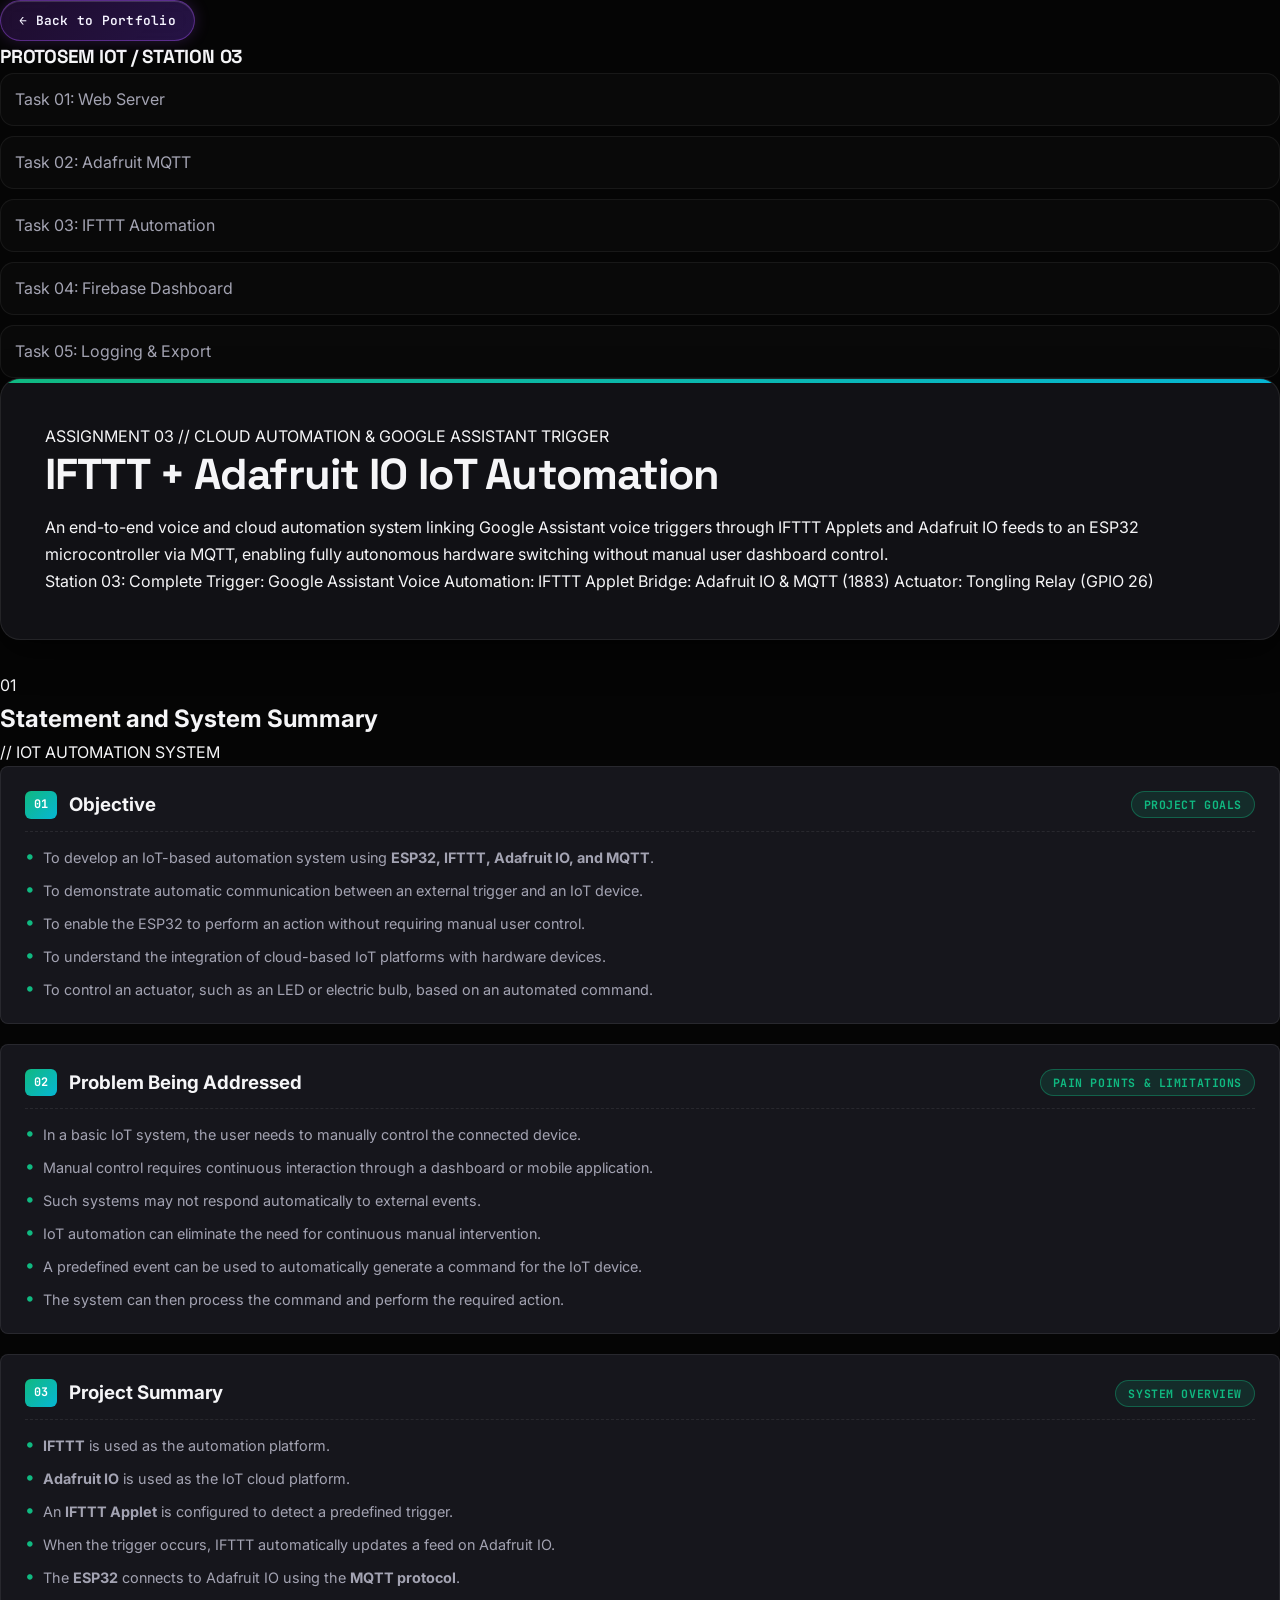
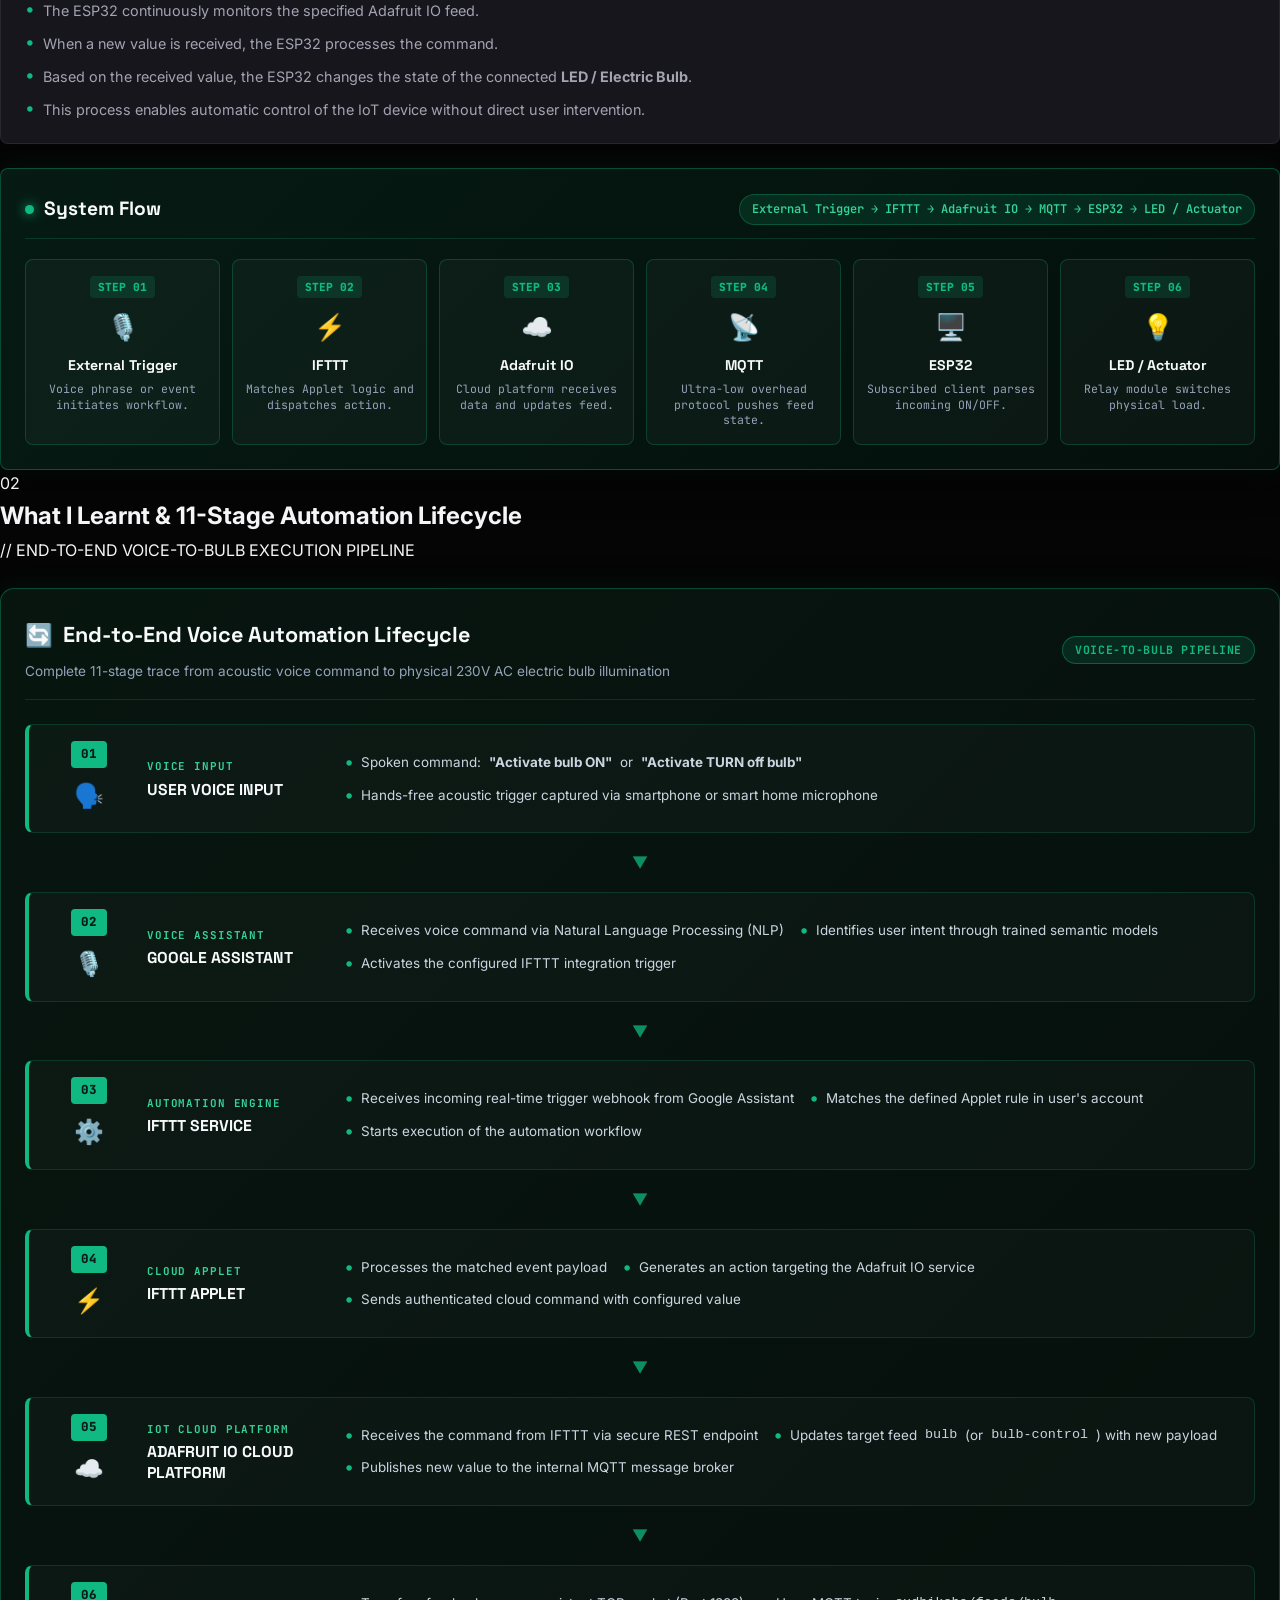
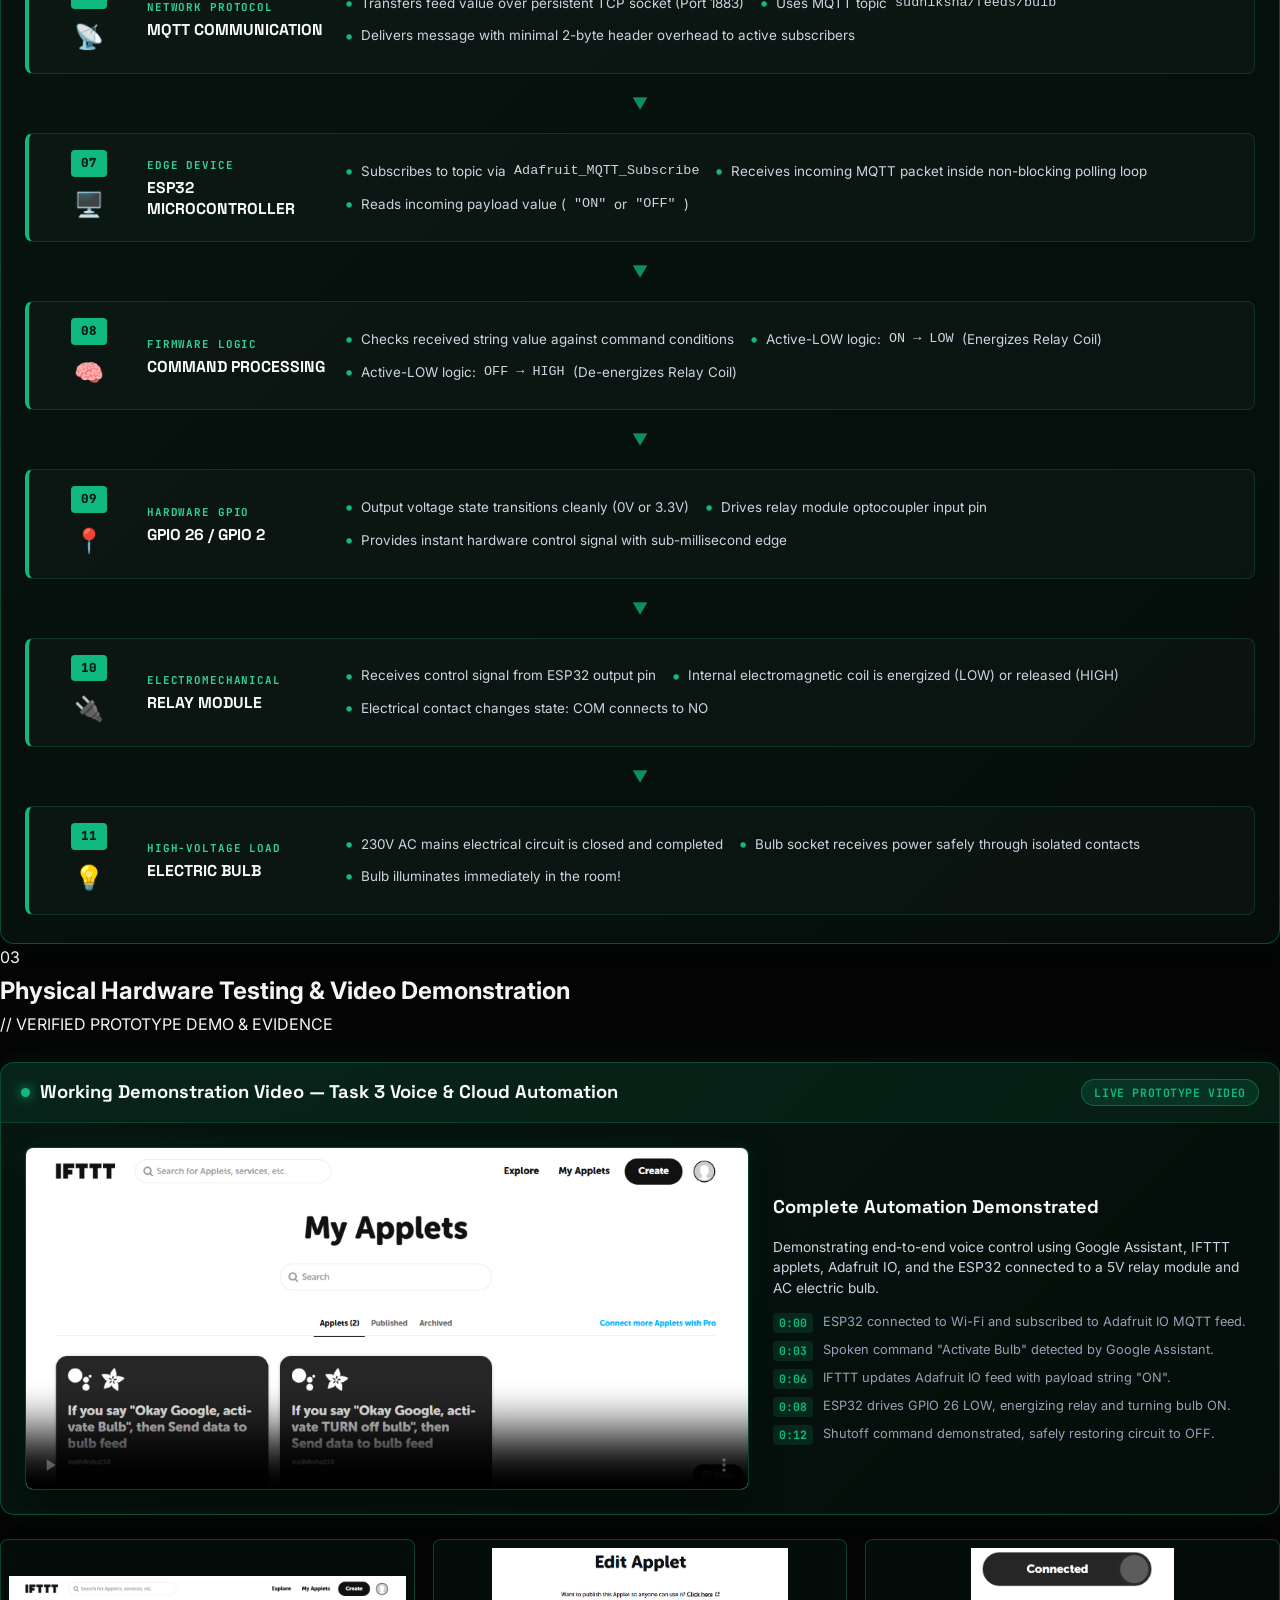
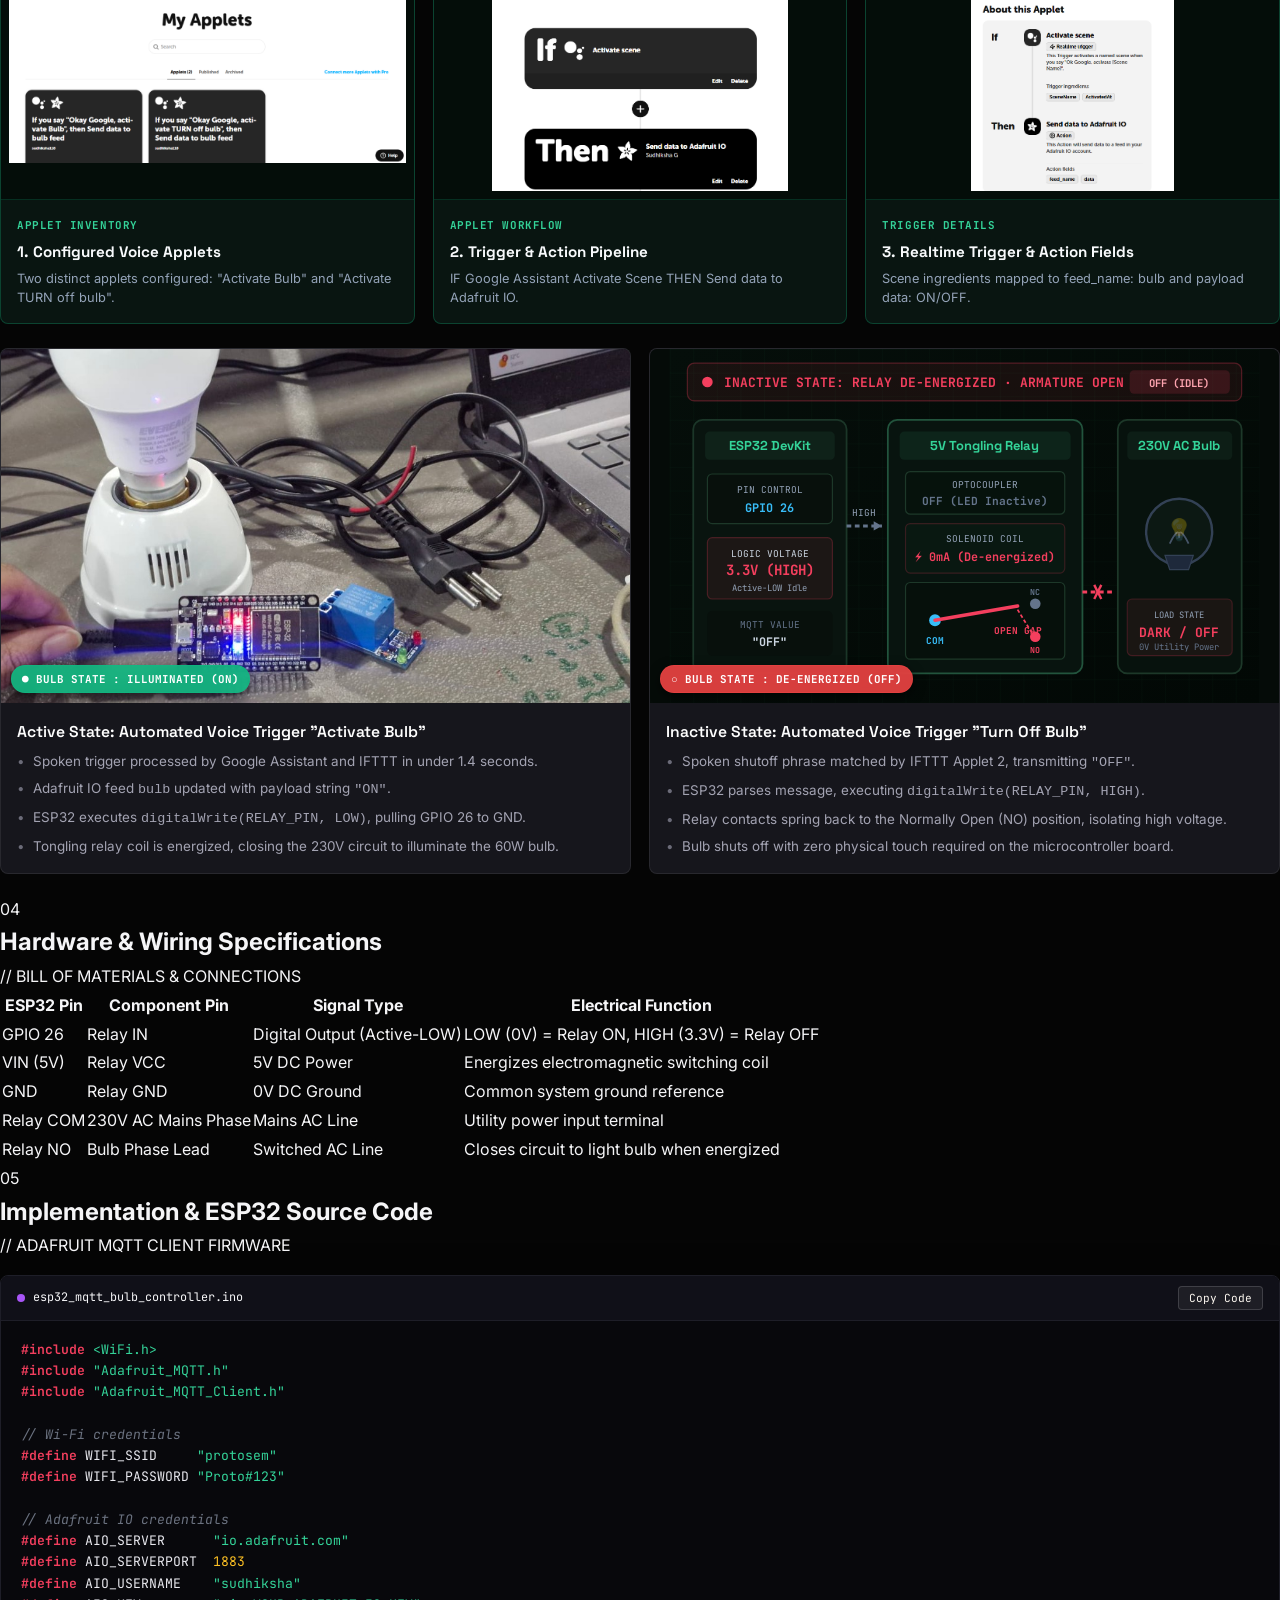
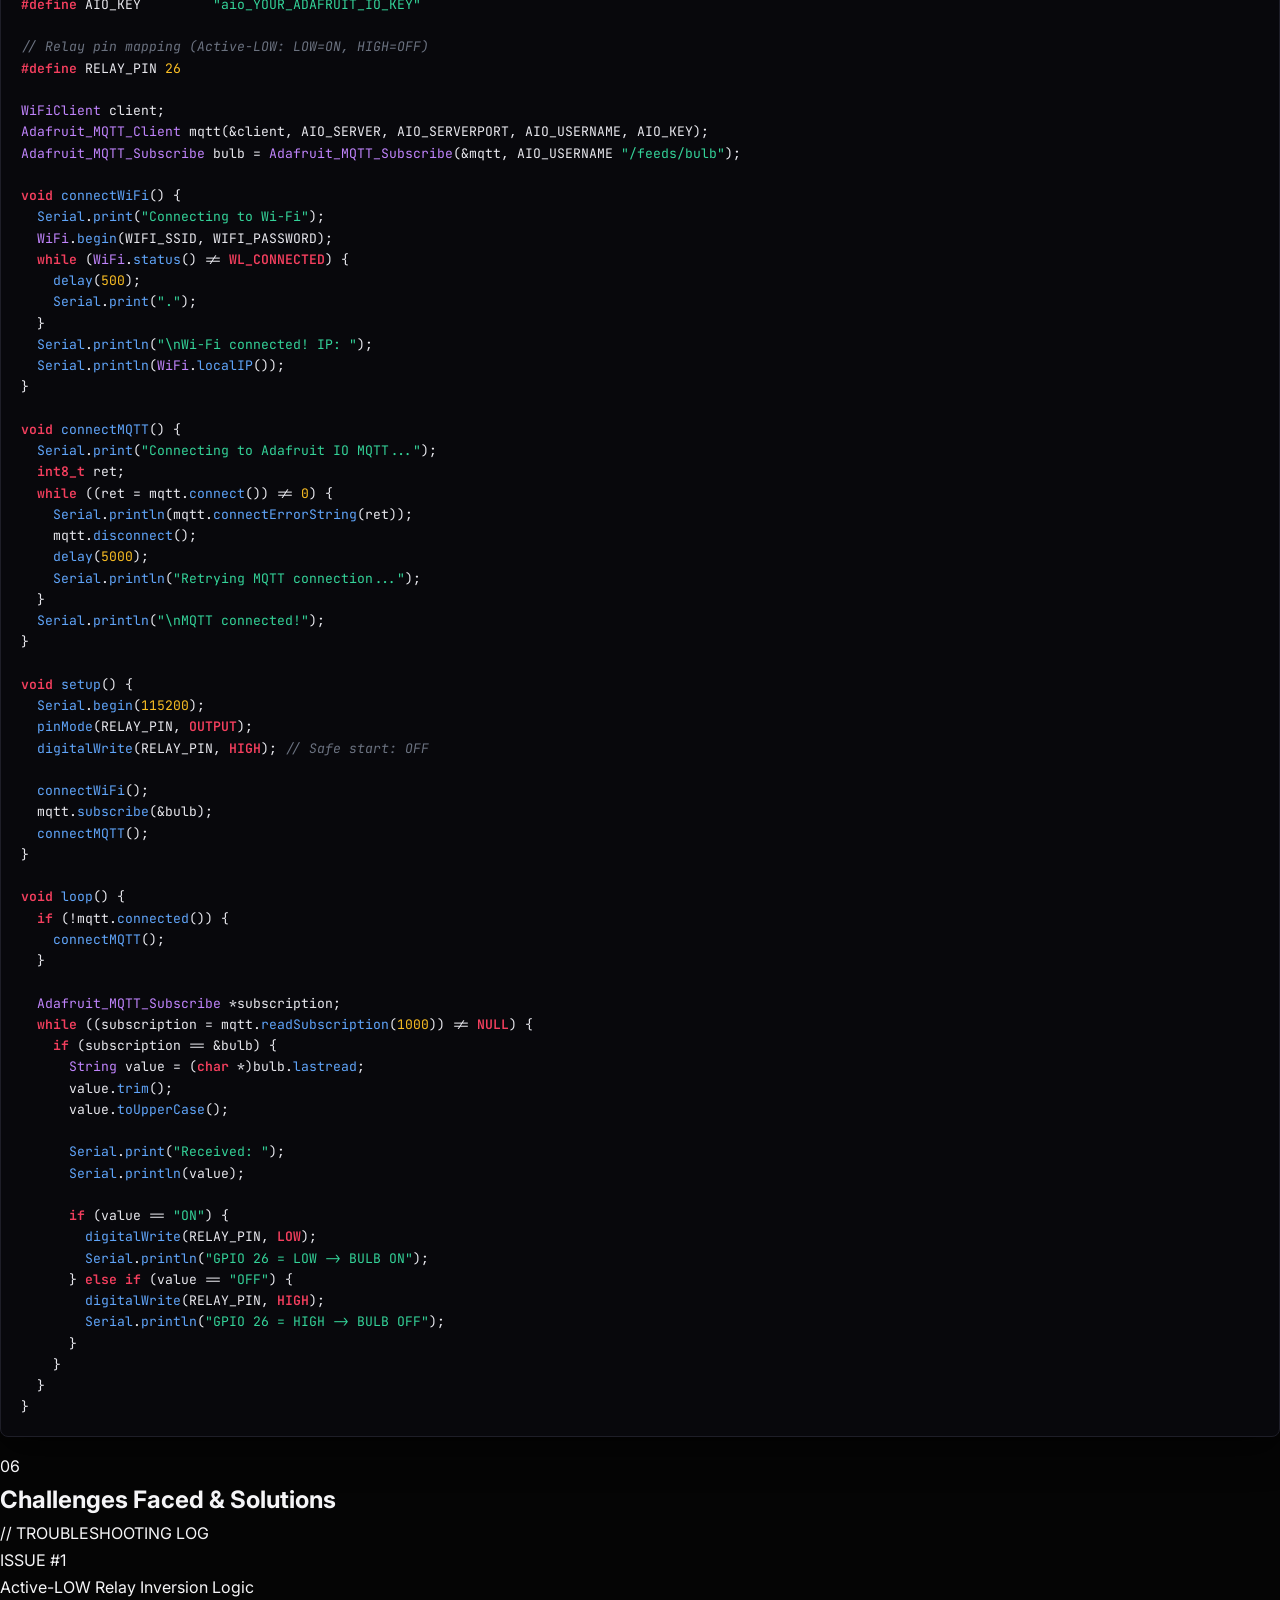
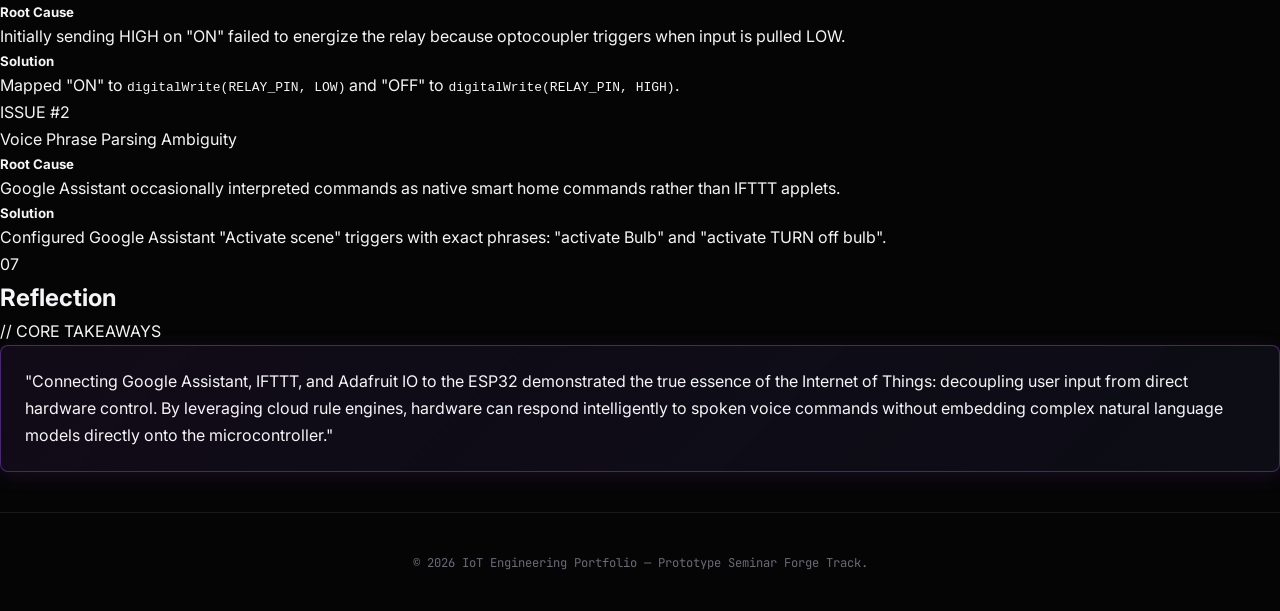
<file: iot/task3.html>
<!DOCTYPE html>
<html lang="en">
<head>
<meta charset="UTF-8">
<meta name="viewport" content="width=device-width, initial-scale=1.0">
<title>Task 3: IFTTT + Adafruit IO IoT Automation — IoT Portfolio</title>
<meta name="description" content="Assignment 3: Cloud event automation connecting external triggers via IFTTT to an ESP32 hardware device using Adafruit IO feeds.">
<link rel="icon" type="image/png" href="../images/favicon.png">
<link rel="preconnect" href="https://fonts.googleapis.com">
<link rel="preconnect" href="https://fonts.gstatic.com" crossorigin>
<link href="https://fonts.googleapis.com/css2?family=Space+Grotesk:wght@400;500;600;700&family=Inter:wght@400;500;600&family=JetBrains+Mono:wght@400;500;600&display=swap" rel="stylesheet">
<link rel="stylesheet" href="../css/iot.css">
</head>

<body>

<div class="iot-bg-glow glow-cyan"></div>
<div class="iot-bg-glow glow-purple"></div>

<!-- HEADER -->
<header class="iot-header">
  <div class="iot-brand">
    <a href="../index.html" class="brand-back">← Back to Portfolio</a>
    <div class="brand-title">
      PROTOSEM <span class="brand-badge">IOT / STATION 03</span>
    </div>
  </div>

  <nav class="iot-task-switcher" aria-label="IoT Assignments Navigation">
    <a href="task1.html" class="task-nav-btn">Task 01: Web Server</a>
    <a href="task2.html" class="task-nav-btn">Task 02: Adafruit MQTT</a>
    <a href="task3.html" class="task-nav-btn active">Task 03: IFTTT Automation</a>
    <a href="task4.html" class="task-nav-btn">Task 04: Firebase Dashboard</a>
    <a href="task5.html" class="task-nav-btn">Task 05: Logging & Export</a>
  </nav>
</header>

<main class="iot-container">

  <!-- BANNER -->
  <section class="task-banner banner-t3">
    <div class="task-eyebrow">
      <span class="eyebrow-num">ASSIGNMENT 03</span>
      <span>// CLOUD AUTOMATION &amp; GOOGLE ASSISTANT TRIGGER</span>
    </div>
    <h1 class="task-title">IFTTT + Adafruit IO IoT Automation</h1>
    <p class="task-subtitle">
      An end-to-end voice and cloud automation system linking Google Assistant voice triggers through IFTTT Applets and Adafruit IO feeds to an ESP32 microcontroller via MQTT, enabling fully autonomous hardware switching without manual user dashboard control.
    </p>

    <div class="task-meta-bar">
      <span class="meta-chip chip-cyan">Station 03: Complete</span>
      <span class="meta-chip">Trigger: Google Assistant Voice</span>
      <span class="meta-chip">Automation: IFTTT Applet</span>
      <span class="meta-chip">Bridge: Adafruit IO &amp; MQTT (1883)</span>
      <span class="meta-chip chip-green">Actuator: Tongling Relay (GPIO 26)</span>
    </div>
  </section>

  <!-- 1. OBJECTIVE, PROBLEM STATEMENT & SUMMARY -->
  <section class="skeleton-section" id="overview">
    <div class="sec-header">
      <div class="sec-title-wrap">
        <span class="sec-num">01</span>
        <h2 class="sec-title">Statement and System Summary</h2>
      </div>
      <span class="sec-tag">// IOT AUTOMATION SYSTEM</span>
    </div>

    <!-- Objective -->
    <div class="distinct-content-box box-t3">
      <div class="box-header-row">
        <div class="title-with-num">
          <span class="badge-num num-t3">01</span>
          <h3>Objective</h3>
        </div>
        <span class="pill-badge pill-t3">PROJECT GOALS</span>
      </div>
      <ul class="bullet-list-lg t3-bullets">
        <li>To develop an IoT-based automation system using <strong>ESP32, IFTTT, Adafruit IO, and MQTT</strong>.</li>
        <li>To demonstrate automatic communication between an external trigger and an IoT device.</li>
        <li>To enable the ESP32 to perform an action without requiring manual user control.</li>
        <li>To understand the integration of cloud-based IoT platforms with hardware devices.</li>
        <li>To control an actuator, such as an LED or electric bulb, based on an automated command.</li>
      </ul>
    </div>

    <!-- Problem Being Addressed -->
    <div class="distinct-content-box box-t3">
      <div class="box-header-row">
        <div class="title-with-num">
          <span class="badge-num num-t3">02</span>
          <h3>Problem Being Addressed</h3>
        </div>
        <span class="pill-badge pill-t3">PAIN POINTS &amp; LIMITATIONS</span>
      </div>
      <ul class="bullet-list-lg t3-bullets">
        <li>In a basic IoT system, the user needs to manually control the connected device.</li>
        <li>Manual control requires continuous interaction through a dashboard or mobile application.</li>
        <li>Such systems may not respond automatically to external events.</li>
        <li>IoT automation can eliminate the need for continuous manual intervention.</li>
        <li>A predefined event can be used to automatically generate a command for the IoT device.</li>
        <li>The system can then process the command and perform the required action.</li>
      </ul>
    </div>

    <!-- Project Summary -->
    <div class="distinct-content-box box-t3">
      <div class="box-header-row">
        <div class="title-with-num">
          <span class="badge-num num-t3">03</span>
          <h3>Project Summary</h3>
        </div>
        <span class="pill-badge pill-t3">SYSTEM OVERVIEW</span>
      </div>
      <ul class="bullet-list-lg t3-bullets">
        <li><strong>IFTTT</strong> is used as the automation platform.</li>
        <li><strong>Adafruit IO</strong> is used as the IoT cloud platform.</li>
        <li>An <strong>IFTTT Applet</strong> is configured to detect a predefined trigger.</li>
        <li>When the trigger occurs, IFTTT automatically updates a feed on Adafruit IO.</li>
        <li>The <strong>ESP32</strong> connects to Adafruit IO using the <strong>MQTT protocol</strong>.</li>
        <li>The ESP32 continuously monitors the specified Adafruit IO feed.</li>
        <li>When a new value is received, the ESP32 processes the command.</li>
        <li>Based on the received value, the ESP32 changes the state of the connected <strong>LED / Electric Bulb</strong>.</li>
        <li>This process enables automatic control of the IoT device without direct user intervention.</li>
      </ul>
    </div>

    <!-- SYSTEM FLOW BOX -->
    <div class="t3-system-flow-box">
      <div class="t3-system-flow-topbar">
        <h4 class="t3-system-flow-title">
          <span class="t3-flow-pulse-dot"></span>
          System Flow
        </h4>
        <span class="t3-flow-tag">External Trigger → IFTTT → Adafruit IO → MQTT → ESP32 → LED / Actuator</span>
      </div>

      <div class="t3-flow-steps-grid">
        <div class="t3-flow-step-card">
          <span class="t3-flow-step-num">STEP 01</span>
          <span class="t3-flow-step-icon">🎙️</span>
          <h5 class="t3-flow-step-name">External Trigger</h5>
          <p class="t3-flow-step-desc">Voice phrase or event initiates workflow.</p>
        </div>
        <div class="t3-flow-step-card">
          <span class="t3-flow-step-num">STEP 02</span>
          <span class="t3-flow-step-icon">⚡</span>
          <h5 class="t3-flow-step-name">IFTTT</h5>
          <p class="t3-flow-step-desc">Matches Applet logic and dispatches action.</p>
        </div>
        <div class="t3-flow-step-card">
          <span class="t3-flow-step-num">STEP 03</span>
          <span class="t3-flow-step-icon">☁️</span>
          <h5 class="t3-flow-step-name">Adafruit IO</h5>
          <p class="t3-flow-step-desc">Cloud platform receives data and updates feed.</p>
        </div>
        <div class="t3-flow-step-card">
          <span class="t3-flow-step-num">STEP 04</span>
          <span class="t3-flow-step-icon">📡</span>
          <h5 class="t3-flow-step-name">MQTT</h5>
          <p class="t3-flow-step-desc">Ultra-low overhead protocol pushes feed state.</p>
        </div>
        <div class="t3-flow-step-card">
          <span class="t3-flow-step-num">STEP 05</span>
          <span class="t3-flow-step-icon">🖥️</span>
          <h5 class="t3-flow-step-name">ESP32</h5>
          <p class="t3-flow-step-desc">Subscribed client parses incoming ON/OFF.</p>
        </div>
        <div class="t3-flow-step-card">
          <span class="t3-flow-step-num">STEP 06</span>
          <span class="t3-flow-step-icon">💡</span>
          <h5 class="t3-flow-step-name">LED / Actuator</h5>
          <p class="t3-flow-step-desc">Relay module switches physical load.</p>
        </div>
      </div>
    </div>
  </section>

  <!-- 2. END-TO-END AUTOMATION LIFECYCLE (11 STAGES) -->
  <section class="skeleton-section" id="lifecycle">
    <div class="sec-header">
      <div class="sec-title-wrap">
        <span class="sec-num">02</span>
        <h2 class="sec-title">What I Learnt &amp; 11-Stage Automation Lifecycle</h2>
      </div>
      <span class="sec-tag">// END-TO-END VOICE-TO-BULB EXECUTION PIPELINE</span>
    </div>

    <div class="t3-lifecycle-container">
      <div class="t3-lifecycle-header">
        <div class="t3-lifecycle-title-group">
          <h3>
            <span class="node-icon">🔄</span>
            End-to-End Voice Automation Lifecycle
          </h3>
          <p class="t3-lifecycle-subtitle">
            Complete 11-stage trace from acoustic voice command to physical 230V AC electric bulb illumination
          </p>
        </div>
        <span class="pill-badge pill-t3">VOICE-TO-BULB PIPELINE</span>
      </div>

      <div class="t3-lifecycle-steps-flow">
        <!-- Stage 01 -->
        <div class="t3-life-card">
          <div class="t3-life-badge-col">
            <span class="t3-life-num">01</span>
            <span class="t3-life-icon">🗣️</span>
          </div>
          <div class="t3-life-meta-col">
            <span class="t3-life-layer">VOICE INPUT</span>
            <h4 class="t3-life-title">USER VOICE INPUT</h4>
          </div>
          <div class="t3-life-content">
            <ul class="t3-life-bullets">
              <li>Spoken command: <strong>"Activate bulb ON"</strong> or <strong>"Activate TURN off bulb"</strong></li>
              <li>Hands-free acoustic trigger captured via smartphone or smart home microphone</li>
            </ul>
          </div>
        </div>

        <div class="t3-life-connector"><span class="t3-life-arrow">▼</span></div>

        <!-- Stage 02 -->
        <div class="t3-life-card">
          <div class="t3-life-badge-col">
            <span class="t3-life-num">02</span>
            <span class="t3-life-icon">🎙️</span>
          </div>
          <div class="t3-life-meta-col">
            <span class="t3-life-layer">VOICE ASSISTANT</span>
            <h4 class="t3-life-title">GOOGLE ASSISTANT</h4>
          </div>
          <div class="t3-life-content">
            <ul class="t3-life-bullets">
              <li>Receives voice command via Natural Language Processing (NLP)</li>
              <li>Identifies user intent through trained semantic models</li>
              <li>Activates the configured IFTTT integration trigger</li>
            </ul>
          </div>
        </div>

        <div class="t3-life-connector"><span class="t3-life-arrow">▼</span></div>

        <!-- Stage 03 -->
        <div class="t3-life-card">
          <div class="t3-life-badge-col">
            <span class="t3-life-num">03</span>
            <span class="t3-life-icon">⚙️</span>
          </div>
          <div class="t3-life-meta-col">
            <span class="t3-life-layer">AUTOMATION ENGINE</span>
            <h4 class="t3-life-title">IFTTT SERVICE</h4>
          </div>
          <div class="t3-life-content">
            <ul class="t3-life-bullets">
              <li>Receives incoming real-time trigger webhook from Google Assistant</li>
              <li>Matches the defined Applet rule in user's account</li>
              <li>Starts execution of the automation workflow</li>
            </ul>
          </div>
        </div>

        <div class="t3-life-connector"><span class="t3-life-arrow">▼</span></div>

        <!-- Stage 04 -->
        <div class="t3-life-card">
          <div class="t3-life-badge-col">
            <span class="t3-life-num">04</span>
            <span class="t3-life-icon">⚡</span>
          </div>
          <div class="t3-life-meta-col">
            <span class="t3-life-layer">CLOUD APPLET</span>
            <h4 class="t3-life-title">IFTTT APPLET</h4>
          </div>
          <div class="t3-life-content">
            <ul class="t3-life-bullets">
              <li>Processes the matched event payload</li>
              <li>Generates an action targeting the Adafruit IO service</li>
              <li>Sends authenticated cloud command with configured value</li>
            </ul>
          </div>
        </div>

        <div class="t3-life-connector"><span class="t3-life-arrow">▼</span></div>

        <!-- Stage 05 -->
        <div class="t3-life-card">
          <div class="t3-life-badge-col">
            <span class="t3-life-num">05</span>
            <span class="t3-life-icon">☁️</span>
          </div>
          <div class="t3-life-meta-col">
            <span class="t3-life-layer">IOT CLOUD PLATFORM</span>
            <h4 class="t3-life-title">ADAFRUIT IO CLOUD PLATFORM</h4>
          </div>
          <div class="t3-life-content">
            <ul class="t3-life-bullets">
              <li>Receives the command from IFTTT via secure REST endpoint</li>
              <li>Updates target feed <code>bulb</code> (or <code>bulb-control</code>) with new payload</li>
              <li>Publishes new value to the internal MQTT message broker</li>
            </ul>
          </div>
        </div>

        <div class="t3-life-connector"><span class="t3-life-arrow">▼</span></div>

        <!-- Stage 06 -->
        <div class="t3-life-card">
          <div class="t3-life-badge-col">
            <span class="t3-life-num">06</span>
            <span class="t3-life-icon">📡</span>
          </div>
          <div class="t3-life-meta-col">
            <span class="t3-life-layer">NETWORK PROTOCOL</span>
            <h4 class="t3-life-title">MQTT COMMUNICATION</h4>
          </div>
          <div class="t3-life-content">
            <ul class="t3-life-bullets">
              <li>Transfers feed value over persistent TCP socket (Port 1883)</li>
              <li>Uses MQTT topic <code>sudhiksha/feeds/bulb</code></li>
              <li>Delivers message with minimal 2-byte header overhead to active subscribers</li>
            </ul>
          </div>
        </div>

        <div class="t3-life-connector"><span class="t3-life-arrow">▼</span></div>

        <!-- Stage 07 -->
        <div class="t3-life-card">
          <div class="t3-life-badge-col">
            <span class="t3-life-num">07</span>
            <span class="t3-life-icon">🖥️</span>
          </div>
          <div class="t3-life-meta-col">
            <span class="t3-life-layer">EDGE DEVICE</span>
            <h4 class="t3-life-title">ESP32 MICROCONTROLLER</h4>
          </div>
          <div class="t3-life-content">
            <ul class="t3-life-bullets">
              <li>Subscribes to topic via <code>Adafruit_MQTT_Subscribe</code></li>
              <li>Receives incoming MQTT packet inside non-blocking polling loop</li>
              <li>Reads incoming payload value (<code>"ON"</code> or <code>"OFF"</code>)</li>
            </ul>
          </div>
        </div>

        <div class="t3-life-connector"><span class="t3-life-arrow">▼</span></div>

        <!-- Stage 08 -->
        <div class="t3-life-card">
          <div class="t3-life-badge-col">
            <span class="t3-life-num">08</span>
            <span class="t3-life-icon">🧠</span>
          </div>
          <div class="t3-life-meta-col">
            <span class="t3-life-layer">FIRMWARE LOGIC</span>
            <h4 class="t3-life-title">COMMAND PROCESSING</h4>
          </div>
          <div class="t3-life-content">
            <ul class="t3-life-bullets">
              <li>Checks received string value against command conditions</li>
              <li>Active-LOW logic: <code>ON → LOW</code> (Energizes Relay Coil)</li>
              <li>Active-LOW logic: <code>OFF → HIGH</code> (De-energizes Relay Coil)</li>
            </ul>
          </div>
        </div>

        <div class="t3-life-connector"><span class="t3-life-arrow">▼</span></div>

        <!-- Stage 09 -->
        <div class="t3-life-card">
          <div class="t3-life-badge-col">
            <span class="t3-life-num">09</span>
            <span class="t3-life-icon">📍</span>
          </div>
          <div class="t3-life-meta-col">
            <span class="t3-life-layer">HARDWARE GPIO</span>
            <h4 class="t3-life-title">GPIO 26 / GPIO 2</h4>
          </div>
          <div class="t3-life-content">
            <ul class="t3-life-bullets">
              <li>Output voltage state transitions cleanly (0V or 3.3V)</li>
              <li>Drives relay module optocoupler input pin</li>
              <li>Provides instant hardware control signal with sub-millisecond edge</li>
            </ul>
          </div>
        </div>

        <div class="t3-life-connector"><span class="t3-life-arrow">▼</span></div>

        <!-- Stage 10 -->
        <div class="t3-life-card">
          <div class="t3-life-badge-col">
            <span class="t3-life-num">10</span>
            <span class="t3-life-icon">🔌</span>
          </div>
          <div class="t3-life-meta-col">
            <span class="t3-life-layer">ELECTROMECHANICAL</span>
            <h4 class="t3-life-title">RELAY MODULE</h4>
          </div>
          <div class="t3-life-content">
            <ul class="t3-life-bullets">
              <li>Receives control signal from ESP32 output pin</li>
              <li>Internal electromagnetic coil is energized (LOW) or released (HIGH)</li>
              <li>Electrical contact changes state: COM connects to NO</li>
            </ul>
          </div>
        </div>

        <div class="t3-life-connector"><span class="t3-life-arrow">▼</span></div>

        <!-- Stage 11 -->
        <div class="t3-life-card">
          <div class="t3-life-badge-col">
            <span class="t3-life-num">11</span>
            <span class="t3-life-icon">💡</span>
          </div>
          <div class="t3-life-meta-col">
            <span class="t3-life-layer">HIGH-VOLTAGE LOAD</span>
            <h4 class="t3-life-title">ELECTRIC BULB</h4>
          </div>
          <div class="t3-life-content">
            <ul class="t3-life-bullets">
              <li>230V AC mains electrical circuit is closed and completed</li>
              <li>Bulb socket receives power safely through isolated contacts</li>
              <li>Bulb illuminates immediately in the room!</li>
            </ul>
          </div>
        </div>
      </div>
    </div>
  </section>

  <!-- 3. HARDWARE TESTING, EVIDENCE & VIDEO DEMO -->
  <section class="skeleton-section" id="evidence">
    <div class="sec-header">
      <div class="sec-title-wrap">
        <span class="sec-num">03</span>
        <h2 class="sec-title">Physical Hardware Testing &amp; Video Demonstration</h2>
      </div>
      <span class="sec-tag">// VERIFIED PROTOTYPE DEMO &amp; EVIDENCE</span>
    </div>

    <!-- VIDEO DEMO CARD -->
    <div class="t3-video-card">
      <div class="t3-video-header">
        <div class="t2-pipeline-title-group">
          <span class="t3-flow-pulse-dot"></span>
          <h4 style="margin: 0; font-family: var(--font-display); font-size: 1.15rem; color: #f8fafc;">
            Working Demonstration Video — Task 3 Voice &amp; Cloud Automation
          </h4>
        </div>
        <span class="pill-badge pill-t3">LIVE PROTOTYPE VIDEO</span>
      </div>

      <div class="t3-video-body">
        <video controls class="t3-video-player" poster="../images/iot/task3_ifttt_my_applets.png">
          <source src="../videos/iot/task3.mp4" type="video/mp4">
          <source src="../vid/task3.mp4" type="video/mp4">
          <source src="../vid/task 3.mp4" type="video/mp4">
          Your browser does not support HTML5 video playback.
        </video>

        <div class="t3-video-info-panel">
          <h4>Complete Automation Demonstrated</h4>
          <p>
            Demonstrating end-to-end voice control using Google Assistant, IFTTT applets, Adafruit IO, and the ESP32 connected to a 5V relay module and AC electric bulb.
          </p>
          <ul class="t3-video-timeline-list">
            <li><span class="t3-time-badge">0:00</span><span>ESP32 connected to Wi-Fi and subscribed to Adafruit IO MQTT feed.</span></li>
            <li><span class="t3-time-badge">0:03</span><span>Spoken command "Activate Bulb" detected by Google Assistant.</span></li>
            <li><span class="t3-time-badge">0:06</span><span>IFTTT updates Adafruit IO feed with payload string "ON".</span></li>
            <li><span class="t3-time-badge">0:08</span><span>ESP32 drives GPIO 26 LOW, energizing relay and turning bulb ON.</span></li>
            <li><span class="t3-time-badge">0:12</span><span>Shutoff command demonstrated, safely restoring circuit to OFF.</span></li>
          </ul>
        </div>
      </div>
    </div>

    <!-- IFTTT SCREENSHOTS -->
    <div class="ifttt-gallery-grid" style="margin-top: 24px;">
      <div class="ifttt-gallery-card">
        <div class="ifttt-img-frame">
          <img src="../images/iot/task3_ifttt_my_applets.png" alt="IFTTT My Applets showing Google Assistant triggers">
        </div>
        <div class="ifttt-card-body">
          <span class="ifttt-card-tag">APPLET INVENTORY</span>
          <h4 class="ifttt-card-title">1. Configured Voice Applets</h4>
          <p class="ifttt-card-desc">Two distinct applets configured: "Activate Bulb" and "Activate TURN off bulb".</p>
        </div>
      </div>

      <div class="ifttt-gallery-card">
        <div class="ifttt-img-frame">
          <img src="../images/iot/task3_ifttt_edit_applet.png" alt="IFTTT Edit Applet trigger and action">
        </div>
        <div class="ifttt-card-body">
          <span class="ifttt-card-tag">APPLET WORKFLOW</span>
          <h4 class="ifttt-card-title">2. Trigger &amp; Action Pipeline</h4>
          <p class="ifttt-card-desc">IF Google Assistant Activate Scene THEN Send data to Adafruit IO.</p>
        </div>
      </div>

      <div class="ifttt-gallery-card">
        <div class="ifttt-img-frame">
          <img src="../images/iot/task3_ifttt_applet_details.png" alt="IFTTT Applet details and ingredients">
        </div>
        <div class="ifttt-card-body">
          <span class="ifttt-card-tag">TRIGGER DETAILS</span>
          <h4 class="ifttt-card-title">3. Realtime Trigger &amp; Action Fields</h4>
          <p class="ifttt-card-desc">Scene ingredients mapped to feed_name: bulb and payload data: ON/OFF.</p>
        </div>
      </div>
    </div>

    <!-- PHYSICAL HARDWARE STATE TESTING CARDS -->
    <div class="evidence-photos-grid" style="margin-top: 24px;">
      <div class="evidence-photo-card">
        <div class="photo-img-wrap">
          <img src="../images/iot/task2_hardware_setup.jpg" alt="Active state testing showing bulb illuminated" style="width: 100%; height: 100%; object-fit: cover;">
          <span class="photo-state-badge state-on">● BULB STATE : ILLUMINATED (ON)</span>
        </div>
        <div class="photo-card-info">
          <h4>Active State: Automated Voice Trigger "Activate Bulb"</h4>
          <ul class="bullet-list-sm">
            <li>Spoken trigger processed by Google Assistant and IFTTT in under 1.4 seconds.</li>
            <li>Adafruit IO feed <code>bulb</code> updated with payload string <code>"ON"</code>.</li>
            <li>ESP32 executes <code>digitalWrite(RELAY_PIN, LOW)</code>, pulling GPIO 26 to GND.</li>
            <li>Tongling relay coil is energized, closing the 230V circuit to illuminate the 60W bulb.</li>
          </ul>
        </div>
      </div>

      <div class="evidence-photo-card">
        <div class="photo-img-wrap" style="background: #050b08;">
          <svg viewBox="0 0 500 300" width="100%" height="100%" xmlns="http://www.w3.org/2000/svg">
            <defs>
              <linearGradient id="inactBgGradT3" x1="0" y1="0" x2="1" y2="1">
                <stop offset="0%" stop-color="#050e0a" />
                <stop offset="100%" stop-color="#020805" />
              </linearGradient>
              <pattern id="inactGridT3" width="20" height="20" patternUnits="userSpaceOnUse">
                <path d="M 20 0 L 0 0 0 20" fill="none" stroke="rgba(16, 185, 129, 0.05)" stroke-width="0.8" />
              </pattern>
            </defs>
            
            <!-- Background Canvas -->
            <rect width="500" height="300" fill="url(#inactBgGradT3)" />
            <rect width="500" height="300" fill="url(#inactGridT3)" />

            <!-- Top Telemetry Status Header -->
            <rect x="15" y="12" width="470" height="32" rx="6" fill="rgba(244, 63, 94, 0.08)" stroke="rgba(244, 63, 94, 0.3)" stroke-width="1" />
            <circle cx="32" cy="28" r="4.5" fill="#f43f5e" />
            <text x="46" y="32" fill="#f43f5e" font-family="'JetBrains Mono', monospace" font-size="11" font-weight="700">INACTIVE STATE: RELAY DE-ENERGIZED · ARMATURE OPEN</text>
            <rect x="390" y="18" width="85" height="20" rx="4" fill="rgba(244, 63, 94, 0.15)" />
            <text x="432" y="32" fill="#fda4af" font-family="'JetBrains Mono', monospace" font-size="9" font-weight="700" text-anchor="middle">OFF (IDLE)</text>

            <!-- 1. ESP32 Logic Block (Left) -->
            <g transform="translate(20, 60)">
              <rect x="0" y="0" width="130" height="215" rx="8" fill="#09140f" stroke="#1b3628" stroke-width="1.5" />
              <rect x="10" y="10" width="110" height="24" rx="4" fill="#0f2219" />
              <text x="65" y="26" fill="#34d399" font-family="'Space Grotesk', sans-serif" font-size="11" font-weight="700" text-anchor="middle">ESP32 DevKit</text>
              
              <rect x="12" y="46" width="106" height="42" rx="4" fill="#08100c" stroke="#1d3829" stroke-width="1" />
              <text x="65" y="62" fill="#94a3b8" font-family="'JetBrains Mono', monospace" font-size="8" text-anchor="middle">PIN CONTROL</text>
              <text x="65" y="78" fill="#38bdf8" font-family="'JetBrains Mono', monospace" font-size="10" font-weight="700" text-anchor="middle">GPIO 26</text>

              <!-- Active-LOW Logic Indicator (HIGH = DE-ENERGIZED) -->
              <rect x="12" y="100" width="106" height="52" rx="4" fill="rgba(244, 63, 94, 0.08)" stroke="rgba(244, 63, 94, 0.25)" stroke-width="1" />
              <text x="65" y="116" fill="#cbd5e1" font-family="'JetBrains Mono', monospace" font-size="8" text-anchor="middle">LOGIC VOLTAGE</text>
              <text x="65" y="132" fill="#f43f5e" font-family="'JetBrains Mono', monospace" font-size="12" font-weight="bold" text-anchor="middle">3.3V (HIGH)</text>
              <text x="65" y="145" fill="#94a3b8" font-family="'JetBrains Mono', monospace" font-size="7.5" text-anchor="middle">Active-LOW Idle</text>

              <rect x="12" y="162" width="106" height="38" rx="4" fill="#08100c" />
              <text x="65" y="177" fill="#64748b" font-family="'JetBrains Mono', monospace" font-size="8" text-anchor="middle">MQTT VALUE</text>
              <text x="65" y="192" fill="#cbd5e1" font-family="'JetBrains Mono', monospace" font-size="10" font-weight="bold" text-anchor="middle">"OFF"</text>
            </g>

            <!-- Signal Line: ESP32 to Relay -->
            <path d="M 150 150 L 180 150" fill="none" stroke="#64748b" stroke-width="2.5" stroke-dasharray="4,3" />
            <polygon points="180,150 173,146 173,154" fill="#64748b" />
            <text x="165" y="142" fill="#94a3b8" font-family="'JetBrains Mono', monospace" font-size="8" text-anchor="middle">HIGH</text>

            <!-- 2. Relay Module Block (Center) -->
            <g transform="translate(185, 60)">
              <rect x="0" y="0" width="165" height="215" rx="8" fill="#08140f" stroke="#22543d" stroke-width="1.5" />
              <rect x="10" y="10" width="145" height="24" rx="4" fill="#0d241a" />
              <text x="82" y="26" fill="#34d399" font-family="'Space Grotesk', sans-serif" font-size="11" font-weight="700" text-anchor="middle">5V Tongling Relay</text>

              <!-- Optocoupler State -->
              <rect x="15" y="44" width="135" height="36" rx="4" fill="#06120c" stroke="#1d3829" stroke-width="1" />
              <text x="82" y="58" fill="#94a3b8" font-family="'JetBrains Mono', monospace" font-size="8" text-anchor="middle">OPTOCOUPLER</text>
              <text x="82" y="72" fill="#64748b" font-family="'JetBrains Mono', monospace" font-size="9.5" font-weight="bold" text-anchor="middle">OFF (LED Inactive)</text>

              <!-- Electromagnetic Coil -->
              <g transform="translate(15, 88)">
                <rect x="0" y="0" width="135" height="42" rx="4" fill="#091811" stroke="rgba(244, 63, 94, 0.2)" stroke-width="1" />
                <text x="67" y="16" fill="#94a3b8" font-family="'JetBrains Mono', monospace" font-size="8" text-anchor="middle">SOLENOID COIL</text>
                <text x="67" y="32" fill="#f43f5e" font-family="'JetBrains Mono', monospace" font-size="10" font-weight="bold" text-anchor="middle">⚡ 0mA (De-energized)</text>
              </g>

              <!-- Mechanical Switch Armature (OPEN) -->
              <g transform="translate(15, 138)">
                <rect x="0" y="0" width="135" height="65" rx="4" fill="#06100b" stroke="#1d3829" stroke-width="1" />
                <circle cx="25" cy="32" r="5" fill="#38bdf8" />
                <text x="25" y="52" fill="#38bdf8" font-family="'JetBrains Mono', monospace" font-size="8" font-weight="bold" text-anchor="middle">COM</text>

                <!-- Contact Points -->
                <circle cx="110" cy="18" r="4.5" fill="#64748b" />
                <text x="110" y="11" fill="#64748b" font-family="'JetBrains Mono', monospace" font-size="7" font-weight="bold" text-anchor="middle">NC</text>
                
                <circle cx="110" cy="46" r="4.5" fill="#f43f5e" />
                <text x="110" y="60" fill="#f43f5e" font-family="'JetBrains Mono', monospace" font-size="7" font-weight="bold" text-anchor="middle">NO</text>

                <!-- Armature lever sprung open toward NC / away from NO -->
                <line x1="25" y1="32" x2="95" y2="20" stroke="#f43f5e" stroke-width="3" stroke-linecap="round" />
                
                <!-- Open Air Gap Highlight -->
                <line x1="95" y1="23" x2="108" y2="44" stroke="#f43f5e" stroke-width="1.5" stroke-dasharray="3,2" />
                <text x="75" y="44" fill="#f43f5e" font-family="'JetBrains Mono', monospace" font-size="8" font-weight="bold">OPEN GAP</text>
              </g>
            </g>

            <!-- Disconnected Path: Relay NO to Bulb -->
            <path d="M 350 206 L 375 206" fill="none" stroke="#f43f5e" stroke-width="2.5" stroke-dasharray="4,3" />
            <line x1="360" y1="200" x2="366" y2="212" stroke="#f43f5e" stroke-width="2" />
            <line x1="366" y1="200" x2="360" y2="212" stroke="#f43f5e" stroke-width="2" />

            <!-- 3. Electric Bulb & Load (Right) -->
            <g transform="translate(380, 60)">
              <rect x="0" y="0" width="105" height="215" rx="8" fill="#07120d" stroke="#1d3829" stroke-width="1.5" />
              <rect x="8" y="10" width="89" height="24" rx="4" fill="#0d1e16" />
              <text x="52" y="26" fill="#34d399" font-family="'Space Grotesk', sans-serif" font-size="11" font-weight="700" text-anchor="middle">230V AC Bulb</text>

              <!-- Inactive Bulb Drawing -->
              <g transform="translate(52, 95)">
                <circle cx="0" cy="0" r="28" fill="#0c1813" stroke="#334155" stroke-width="2" />
                <path d="M -12 20 L 12 20 L 8 32 L -8 32 Z" fill="#1e293b" stroke="#334155" stroke-width="1" />
                <!-- Dim Filament -->
                <path d="M -8 10 Q 0 -6 0 5 Q 0 -6 8 10" fill="none" stroke="#475569" stroke-width="1.5" />
                <text x="0" y="4" text-anchor="middle" font-size="18" opacity="0.25">💡</text>
              </g>

              <rect x="8" y="152" width="89" height="48" rx="4" fill="rgba(244, 63, 94, 0.08)" stroke="rgba(244, 63, 94, 0.2)" stroke-width="1" />
              <text x="52" y="168" fill="#94a3b8" font-family="'JetBrains Mono', monospace" font-size="7.5" text-anchor="middle">LOAD STATE</text>
              <text x="52" y="184" fill="#f43f5e" font-family="'JetBrains Mono', monospace" font-size="11" font-weight="bold" text-anchor="middle">DARK / OFF</text>
              <text x="52" y="195" fill="#64748b" font-family="'JetBrains Mono', monospace" font-size="7.5" text-anchor="middle">0V Utility Power</text>
            </g>
          </svg>
          <span class="photo-state-badge state-off">○ BULB STATE : DE-ENERGIZED (OFF)</span>
        </div>
        <div class="photo-card-info">
          <h4>Inactive State: Automated Voice Trigger "Turn Off Bulb"</h4>
          <ul class="bullet-list-sm">
            <li>Spoken shutoff phrase matched by IFTTT Applet 2, transmitting <code>"OFF"</code>.</li>
            <li>ESP32 parses message, executing <code>digitalWrite(RELAY_PIN, HIGH)</code>.</li>
            <li>Relay contacts spring back to the Normally Open (NO) position, isolating high voltage.</li>
            <li>Bulb shuts off with zero physical touch required on the microcontroller board.</li>
          </ul>
        </div>
      </div>
    </div>
  </section>

  <!-- 4. HARDWARE & WIRING SPECIFICATIONS -->
  <section class="skeleton-section" id="hardware">
    <div class="sec-header">
      <div class="sec-title-wrap">
        <span class="sec-num">04</span>
        <h2 class="sec-title">Hardware &amp; Wiring Specifications</h2>
      </div>
      <span class="sec-tag">// BILL OF MATERIALS &amp; CONNECTIONS</span>
    </div>

    <table class="hw-table">
      <thead>
        <tr>
          <th>ESP32 Pin</th>
          <th>Component Pin</th>
          <th>Signal Type</th>
          <th>Electrical Function</th>
        </tr>
      </thead>
      <tbody>
        <tr>
          <td><span class="badge-pin">GPIO 26</span></td>
          <td>Relay IN</td>
          <td>Digital Output (Active-LOW)</td>
          <td>LOW (0V) = Relay ON, HIGH (3.3V) = Relay OFF</td>
        </tr>
        <tr>
          <td><span class="badge-pin">VIN (5V)</span></td>
          <td>Relay VCC</td>
          <td>5V DC Power</td>
          <td>Energizes electromagnetic switching coil</td>
        </tr>
        <tr>
          <td><span class="badge-pin">GND</span></td>
          <td>Relay GND</td>
          <td>0V DC Ground</td>
          <td>Common system ground reference</td>
        </tr>
        <tr>
          <td><span class="badge-pin">Relay COM</span></td>
          <td>230V AC Mains Phase</td>
          <td>Mains AC Line</td>
          <td>Utility power input terminal</td>
        </tr>
        <tr>
          <td><span class="badge-pin">Relay NO</span></td>
          <td>Bulb Phase Lead</td>
          <td>Switched AC Line</td>
          <td>Closes circuit to light bulb when energized</td>
        </tr>
      </tbody>
    </table>
  </section>

  <!-- 5. FIRMWARE & ARDUINO C++ SOURCE CODE -->
  <section class="skeleton-section" id="implementation">
    <div class="sec-header">
      <div class="sec-title-wrap">
        <span class="sec-num">05</span>
        <h2 class="sec-title">Implementation &amp; ESP32 Source Code</h2>
      </div>
      <span class="sec-tag">// ADAFRUIT MQTT CLIENT FIRMWARE</span>
    </div>

    <div class="code-box">
      <div class="code-header">
        <span class="code-filename">esp32_mqtt_bulb_controller.ino</span>
        <button class="copy-btn">Copy Code</button>
      </div>
      <pre class="code-content"><code><span class="c-kw">#include</span> <span class="c-str">&lt;WiFi.h&gt;</span>
<span class="c-kw">#include</span> <span class="c-str">"Adafruit_MQTT.h"</span>
<span class="c-kw">#include</span> <span class="c-str">"Adafruit_MQTT_Client.h"</span>

<span class="c-cmt">// Wi-Fi credentials</span>
<span class="c-kw">#define</span> WIFI_SSID     <span class="c-str">"protosem"</span>
<span class="c-kw">#define</span> WIFI_PASSWORD <span class="c-str">"Proto#123"</span>

<span class="c-cmt">// Adafruit IO credentials</span>
<span class="c-kw">#define</span> AIO_SERVER      <span class="c-str">"io.adafruit.com"</span>
<span class="c-kw">#define</span> AIO_SERVERPORT  <span class="c-num">1883</span>
<span class="c-kw">#define</span> AIO_USERNAME    <span class="c-str">"sudhiksha"</span>
<span class="c-kw">#define</span> AIO_KEY         <span class="c-str">"aio_YOUR_ADAFRUIT_IO_KEY"</span>

<span class="c-cmt">// Relay pin mapping (Active-LOW: LOW=ON, HIGH=OFF)</span>
<span class="c-kw">#define</span> RELAY_PIN <span class="c-num">26</span>

<span class="c-type">WiFiClient</span> client;
<span class="c-type">Adafruit_MQTT_Client</span> mqtt(&amp;client, AIO_SERVER, AIO_SERVERPORT, AIO_USERNAME, AIO_KEY);
<span class="c-type">Adafruit_MQTT_Subscribe</span> bulb = <span class="c-type">Adafruit_MQTT_Subscribe</span>(&amp;mqtt, AIO_USERNAME <span class="c-str">"/feeds/bulb"</span>);

<span class="c-kw">void</span> <span class="c-fn">connectWiFi</span>() {
  <span class="c-fn">Serial</span>.<span class="c-fn">print</span>(<span class="c-str">"Connecting to Wi-Fi"</span>);
  <span class="c-type">WiFi</span>.<span class="c-fn">begin</span>(WIFI_SSID, WIFI_PASSWORD);
  <span class="c-kw">while</span> (<span class="c-type">WiFi</span>.<span class="c-fn">status</span>() != <span class="c-kw">WL_CONNECTED</span>) {
    <span class="c-fn">delay</span>(<span class="c-num">500</span>);
    <span class="c-fn">Serial</span>.<span class="c-fn">print</span>(<span class="c-str">"."</span>);
  }
  <span class="c-fn">Serial</span>.<span class="c-fn">println</span>(<span class="c-str">"\nWi-Fi connected! IP: "</span>);
  <span class="c-fn">Serial</span>.<span class="c-fn">println</span>(<span class="c-type">WiFi</span>.<span class="c-fn">localIP</span>());
}

<span class="c-kw">void</span> <span class="c-fn">connectMQTT</span>() {
  <span class="c-fn">Serial</span>.<span class="c-fn">print</span>(<span class="c-str">"Connecting to Adafruit IO MQTT..."</span>);
  <span class="c-kw">int8_t</span> ret;
  <span class="c-kw">while</span> ((ret = mqtt.<span class="c-fn">connect</span>()) != <span class="c-num">0</span>) {
    <span class="c-fn">Serial</span>.<span class="c-fn">println</span>(mqtt.<span class="c-fn">connectErrorString</span>(ret));
    mqtt.<span class="c-fn">disconnect</span>();
    <span class="c-fn">delay</span>(<span class="c-num">5000</span>);
    <span class="c-fn">Serial</span>.<span class="c-fn">println</span>(<span class="c-str">"Retrying MQTT connection..."</span>);
  }
  <span class="c-fn">Serial</span>.<span class="c-fn">println</span>(<span class="c-str">"\nMQTT connected!"</span>);
}

<span class="c-kw">void</span> <span class="c-fn">setup</span>() {
  <span class="c-fn">Serial</span>.<span class="c-fn">begin</span>(<span class="c-num">115200</span>);
  <span class="c-fn">pinMode</span>(RELAY_PIN, <span class="c-kw">OUTPUT</span>);
  <span class="c-fn">digitalWrite</span>(RELAY_PIN, <span class="c-kw">HIGH</span>); <span class="c-cmt">// Safe start: OFF</span>

  <span class="c-fn">connectWiFi</span>();
  mqtt.<span class="c-fn">subscribe</span>(&amp;bulb);
  <span class="c-fn">connectMQTT</span>();
}

<span class="c-kw">void</span> <span class="c-fn">loop</span>() {
  <span class="c-kw">if</span> (!mqtt.<span class="c-fn">connected</span>()) {
    <span class="c-fn">connectMQTT</span>();
  }

  <span class="c-type">Adafruit_MQTT_Subscribe</span> *subscription;
  <span class="c-kw">while</span> ((subscription = mqtt.<span class="c-fn">readSubscription</span>(<span class="c-num">1000</span>)) != <span class="c-kw">NULL</span>) {
    <span class="c-kw">if</span> (subscription == &amp;bulb) {
      <span class="c-type">String</span> value = (<span class="c-kw">char</span> *)bulb.<span class="c-fn">lastread</span>;
      value.<span class="c-fn">trim</span>();
      value.<span class="c-fn">toUpperCase</span>();

      <span class="c-fn">Serial</span>.<span class="c-fn">print</span>(<span class="c-str">"Received: "</span>);
      <span class="c-fn">Serial</span>.<span class="c-fn">println</span>(value);

      <span class="c-kw">if</span> (value == <span class="c-str">"ON"</span>) {
        <span class="c-fn">digitalWrite</span>(RELAY_PIN, <span class="c-kw">LOW</span>);
        <span class="c-fn">Serial</span>.<span class="c-fn">println</span>(<span class="c-str">"GPIO 26 = LOW -> BULB ON"</span>);
      } <span class="c-kw">else if</span> (value == <span class="c-str">"OFF"</span>) {
        <span class="c-fn">digitalWrite</span>(RELAY_PIN, <span class="c-kw">HIGH</span>);
        <span class="c-fn">Serial</span>.<span class="c-fn">println</span>(<span class="c-str">"GPIO 26 = HIGH -> BULB OFF"</span>);
      }
    }
  }
}</code></pre>
    </div>
  </section>

  <!-- 6. CHALLENGES & SOLUTIONS -->
  <section class="skeleton-section" id="challenges">
    <div class="sec-header">
      <div class="sec-title-wrap">
        <span class="sec-num">06</span>
        <h2 class="sec-title">Challenges Faced &amp; Solutions</h2>
      </div>
      <span class="sec-tag">// TROUBLESHOOTING LOG</span>
    </div>

    <div class="challenges-grid">
      <div class="challenge-card">
        <div class="challenge-top">
          <span class="challenge-tag-fail">ISSUE #1</span>
          <div class="challenge-title">Active-LOW Relay Inversion Logic</div>
        </div>
        <div class="challenge-body">
          <div class="cause-box">
            <h5>Root Cause</h5>
            <p>Initially sending HIGH on "ON" failed to energize the relay because optocoupler triggers when input is pulled LOW.</p>
          </div>
          <div class="fix-box">
            <h5>Solution</h5>
            <p>Mapped "ON" to <code>digitalWrite(RELAY_PIN, LOW)</code> and "OFF" to <code>digitalWrite(RELAY_PIN, HIGH)</code>.</p>
          </div>
        </div>
      </div>

      <div class="challenge-card">
        <div class="challenge-top">
          <span class="challenge-tag-fail">ISSUE #2</span>
          <div class="challenge-title">Voice Phrase Parsing Ambiguity</div>
        </div>
        <div class="challenge-body">
          <div class="cause-box">
            <h5>Root Cause</h5>
            <p>Google Assistant occasionally interpreted commands as native smart home commands rather than IFTTT applets.</p>
          </div>
          <div class="fix-box">
            <h5>Solution</h5>
            <p>Configured Google Assistant "Activate scene" triggers with exact phrases: "activate Bulb" and "activate TURN off bulb".</p>
          </div>
        </div>
      </div>
    </div>
  </section>

  <!-- 7. REFLECTION -->
  <section class="skeleton-section" id="reflection">
    <div class="sec-header">
      <div class="sec-title-wrap">
        <span class="sec-num">07</span>
        <h2 class="sec-title">Reflection</h2>
      </div>
      <span class="sec-tag">// CORE TAKEAWAYS</span>
    </div>

    <div class="reflection-card">
      <p>
        "Connecting Google Assistant, IFTTT, and Adafruit IO to the ESP32 demonstrated the true essence of the Internet of Things: decoupling user input from direct hardware control. By leveraging cloud rule engines, hardware can respond intelligently to spoken voice commands without embedding complex natural language models directly onto the microcontroller."
      </p>
    </div>
  </section>


</main>

<footer class="iot-footer">
  © <span id="year">2026</span> IoT Engineering Portfolio — Prototype Seminar Forge Track.
</footer>

<script src="../js/iot.js"></script>
</body>
</html>
</file>
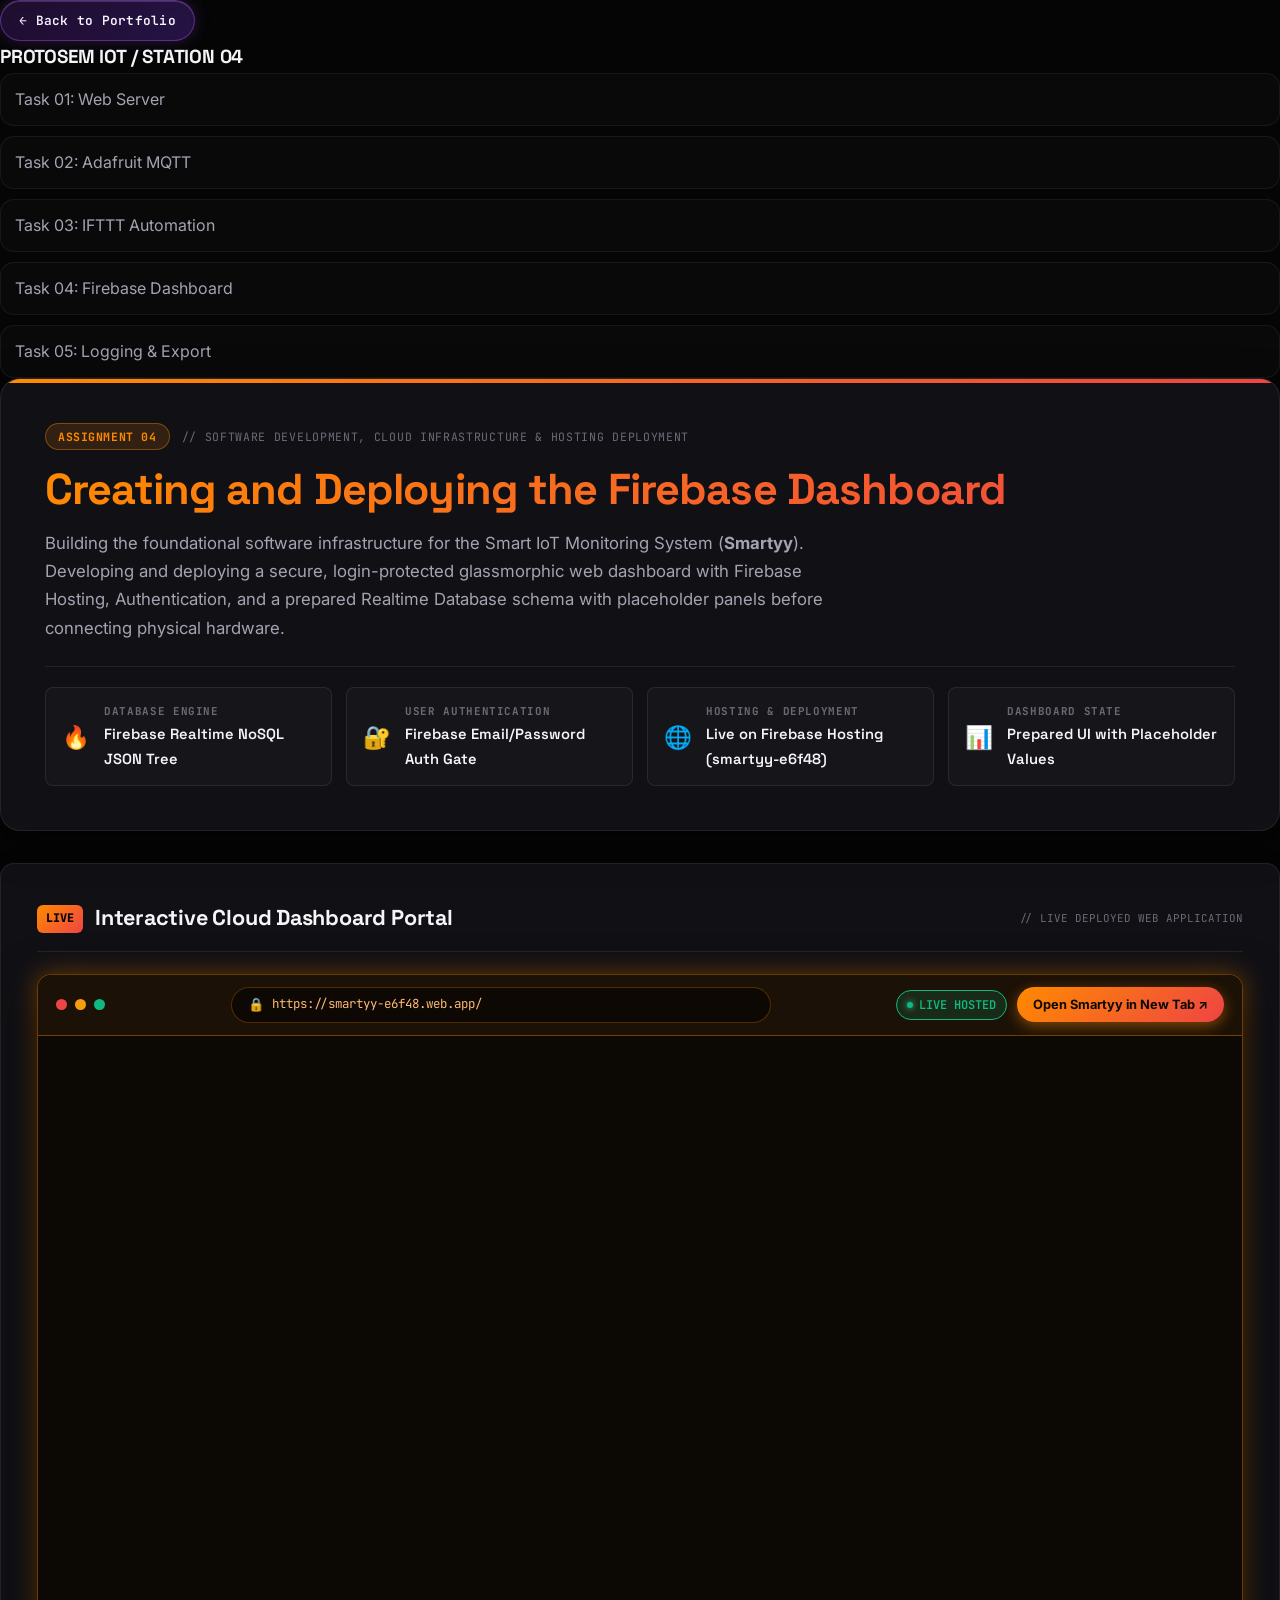
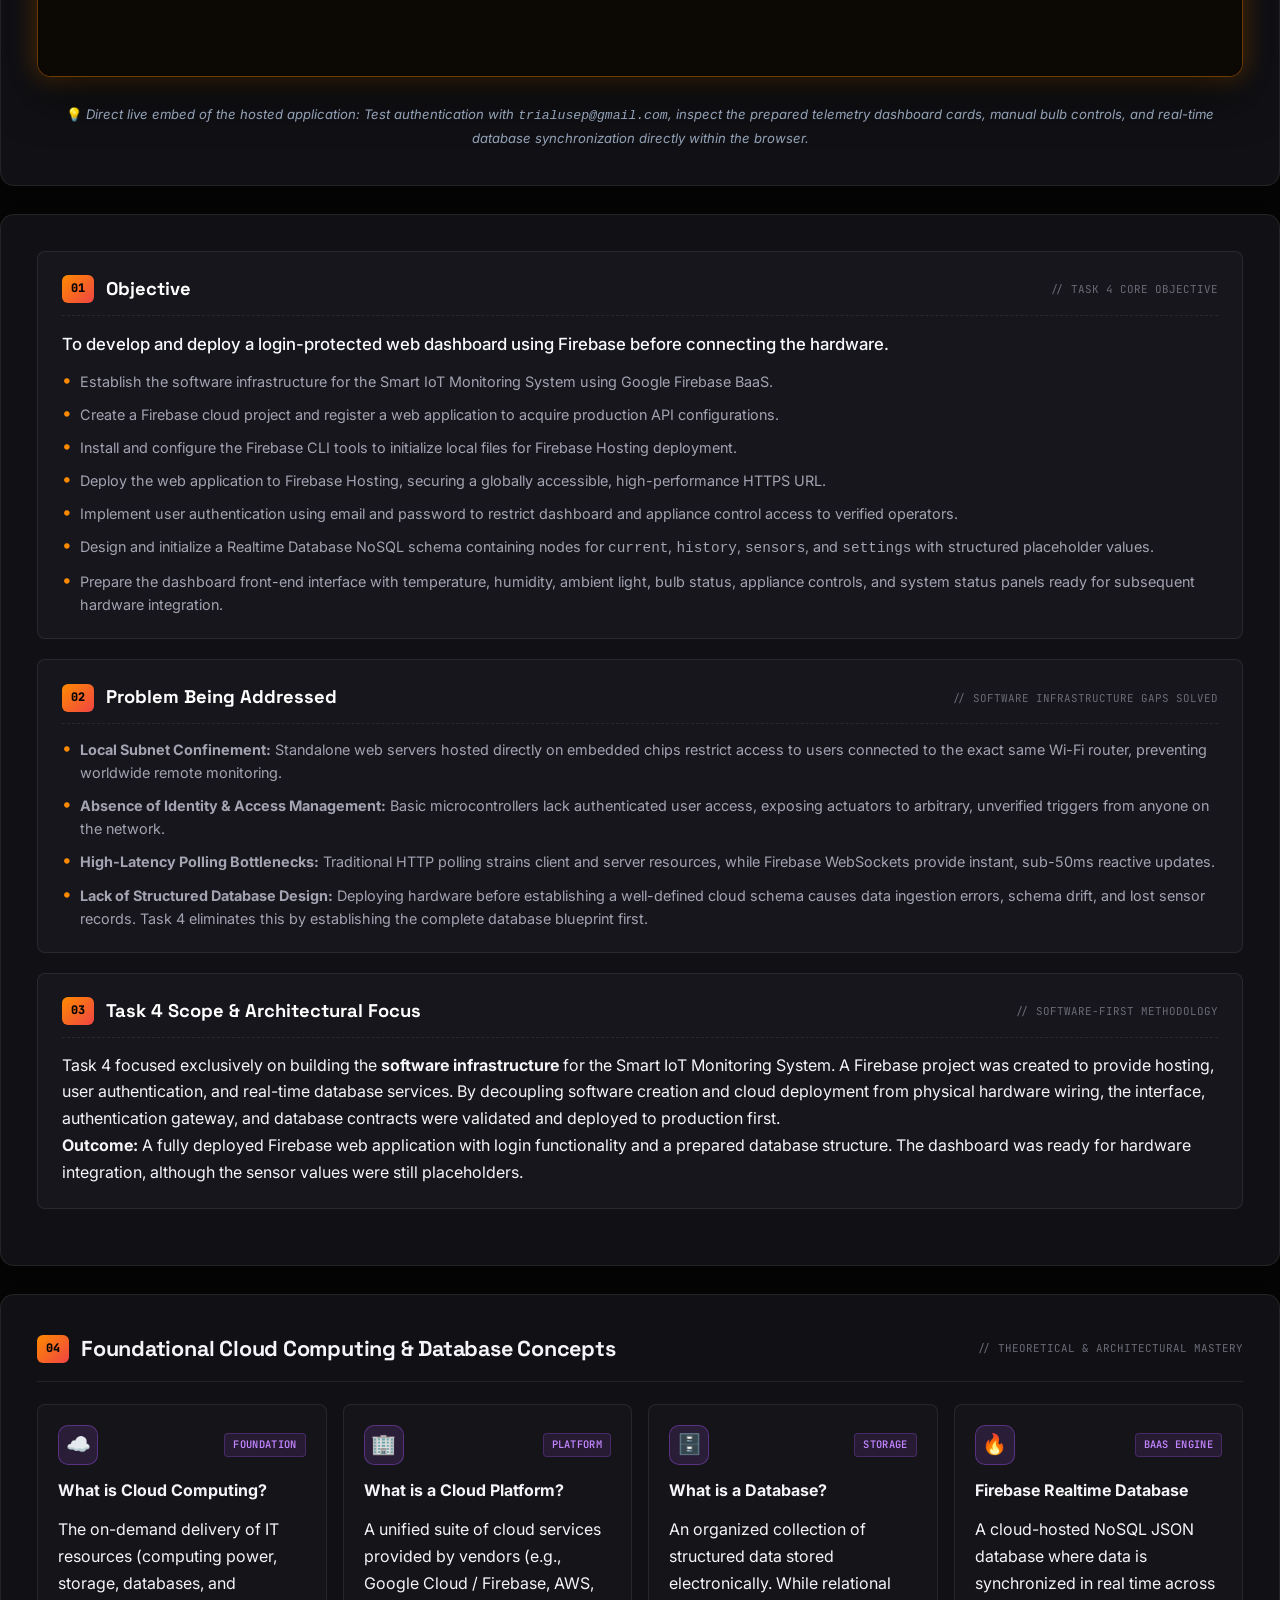
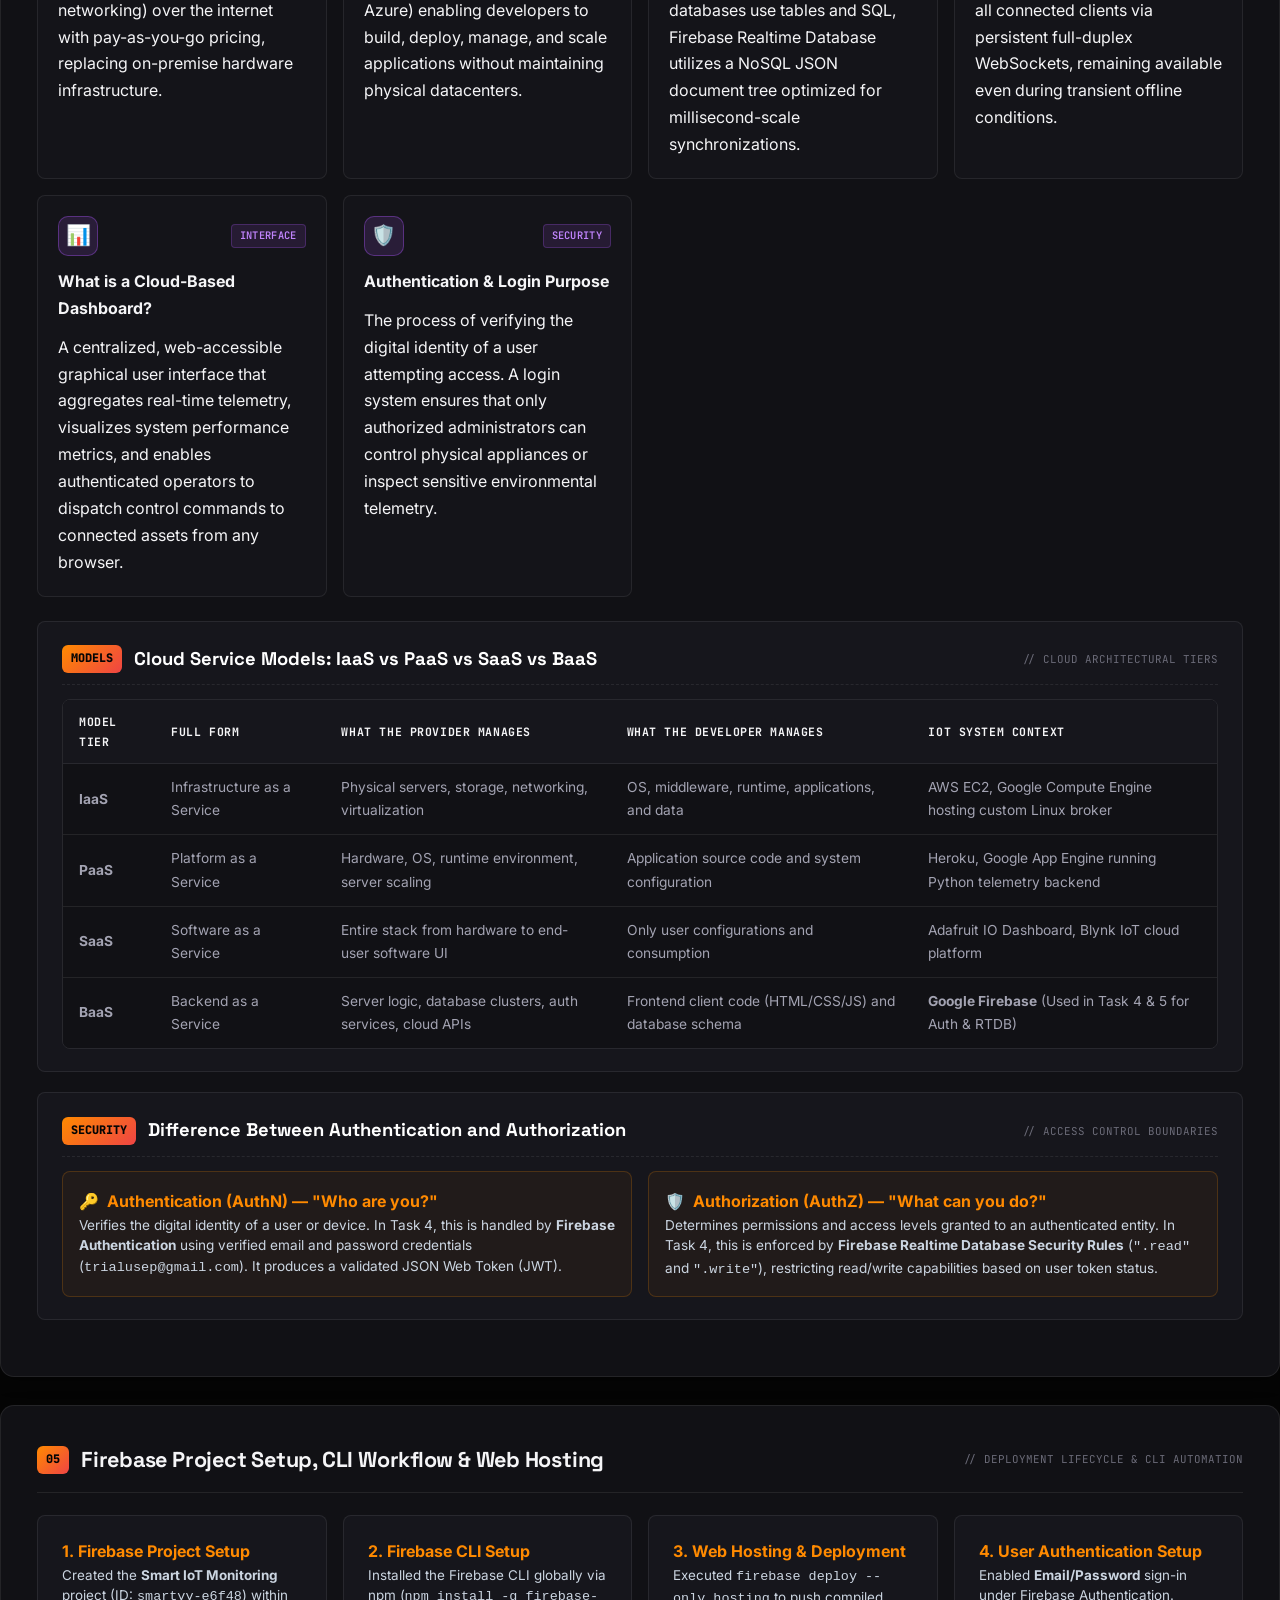
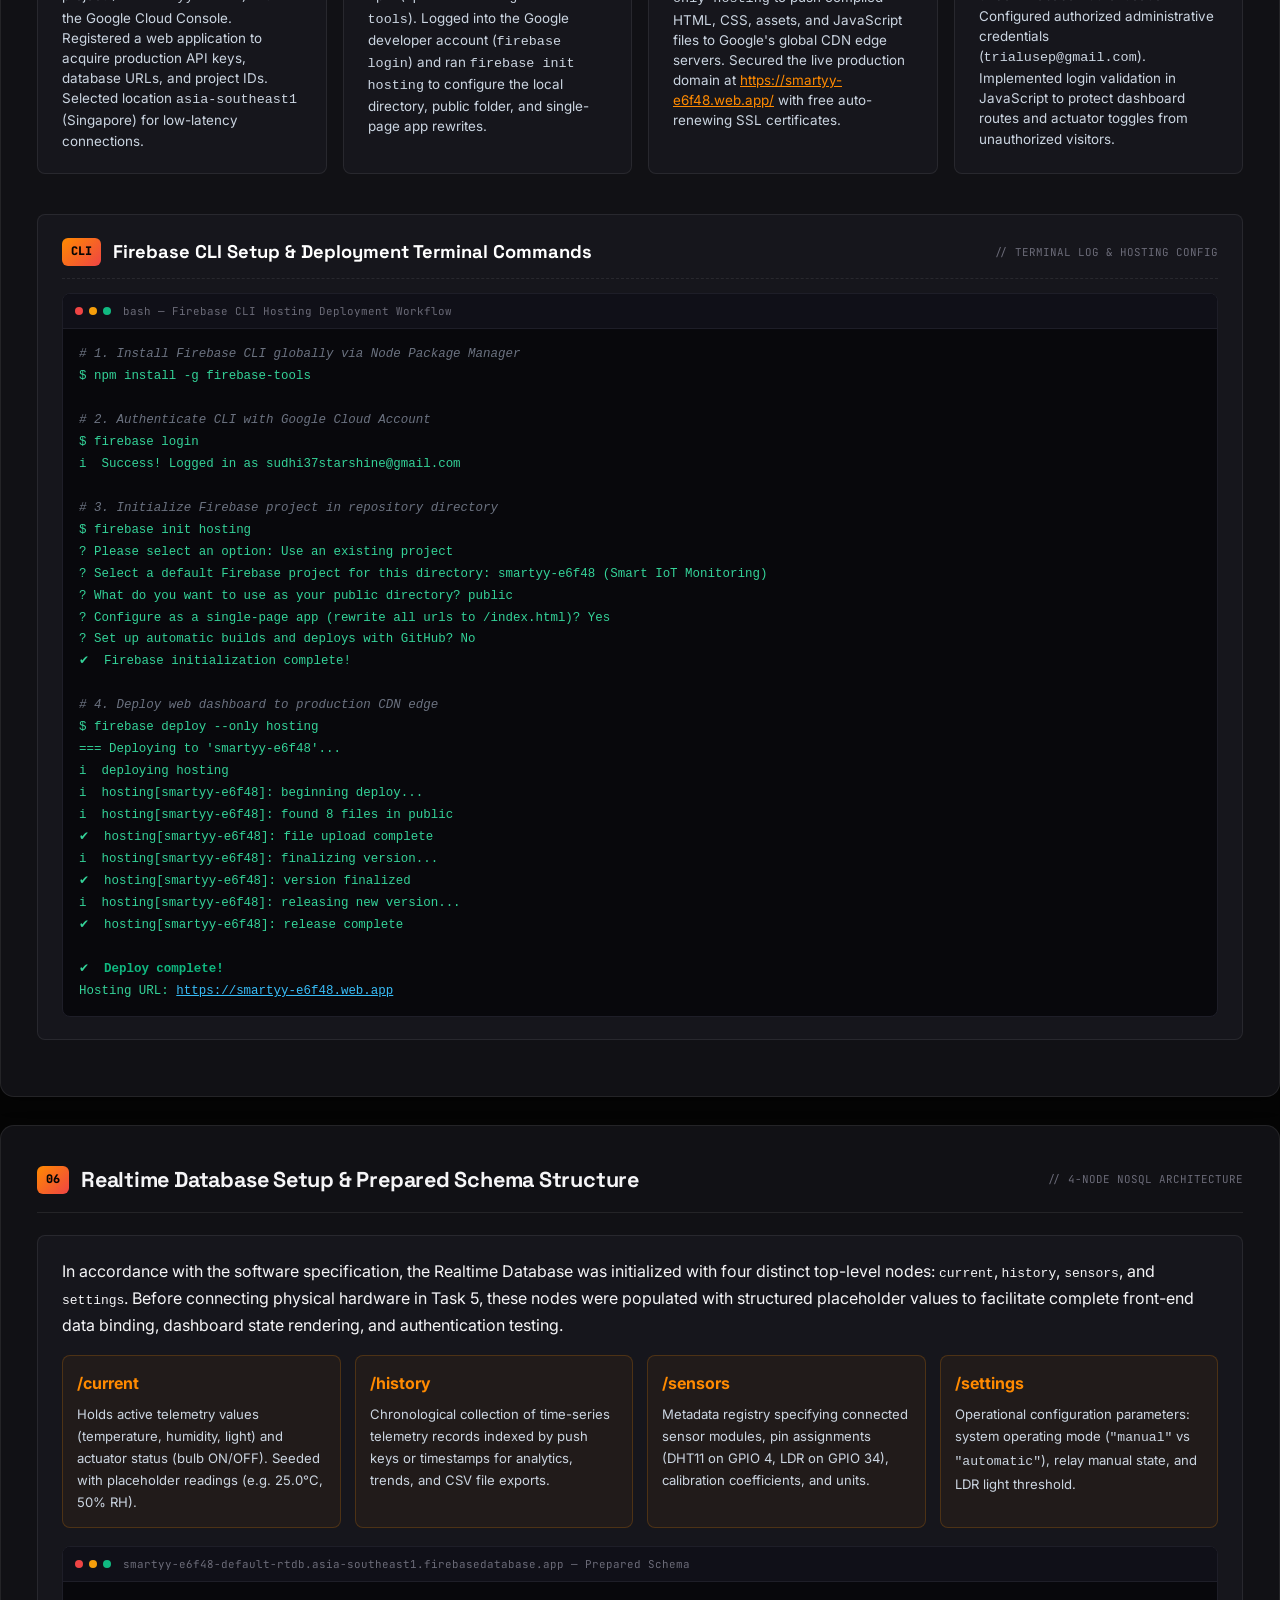
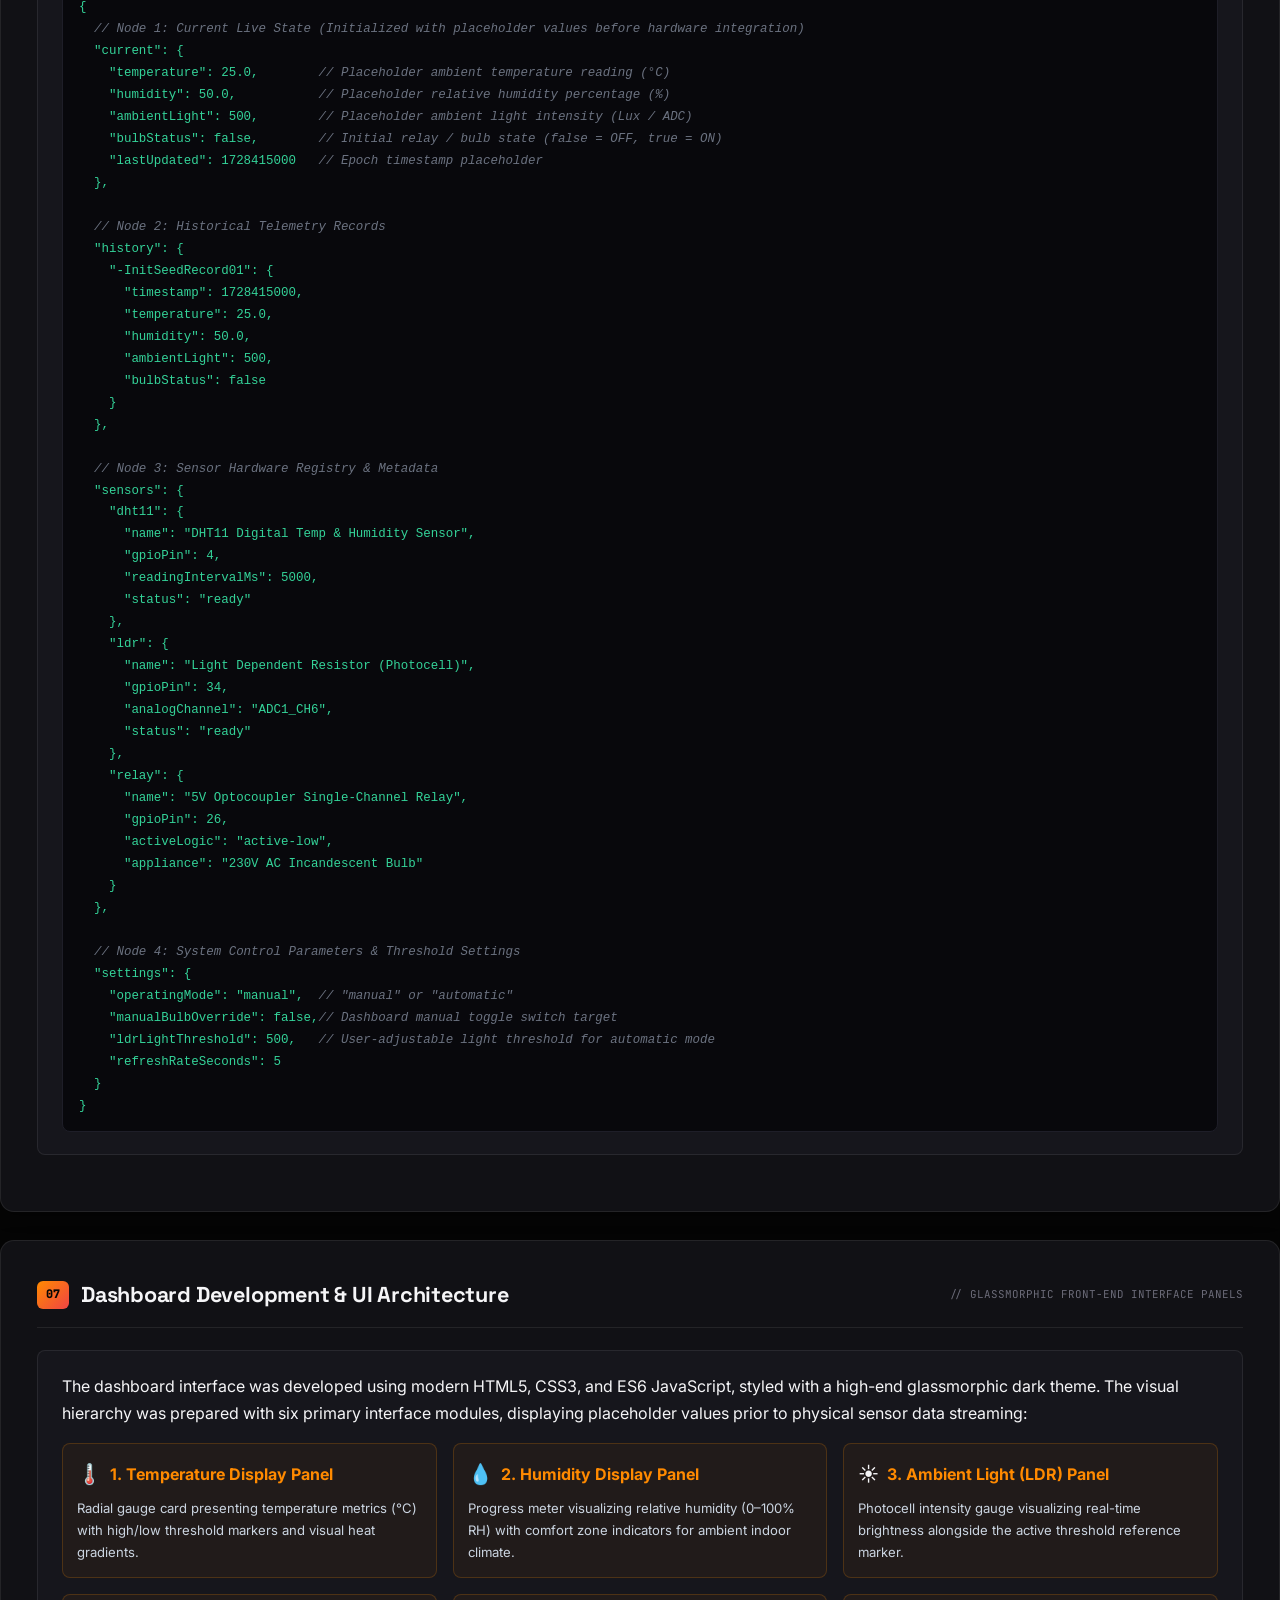
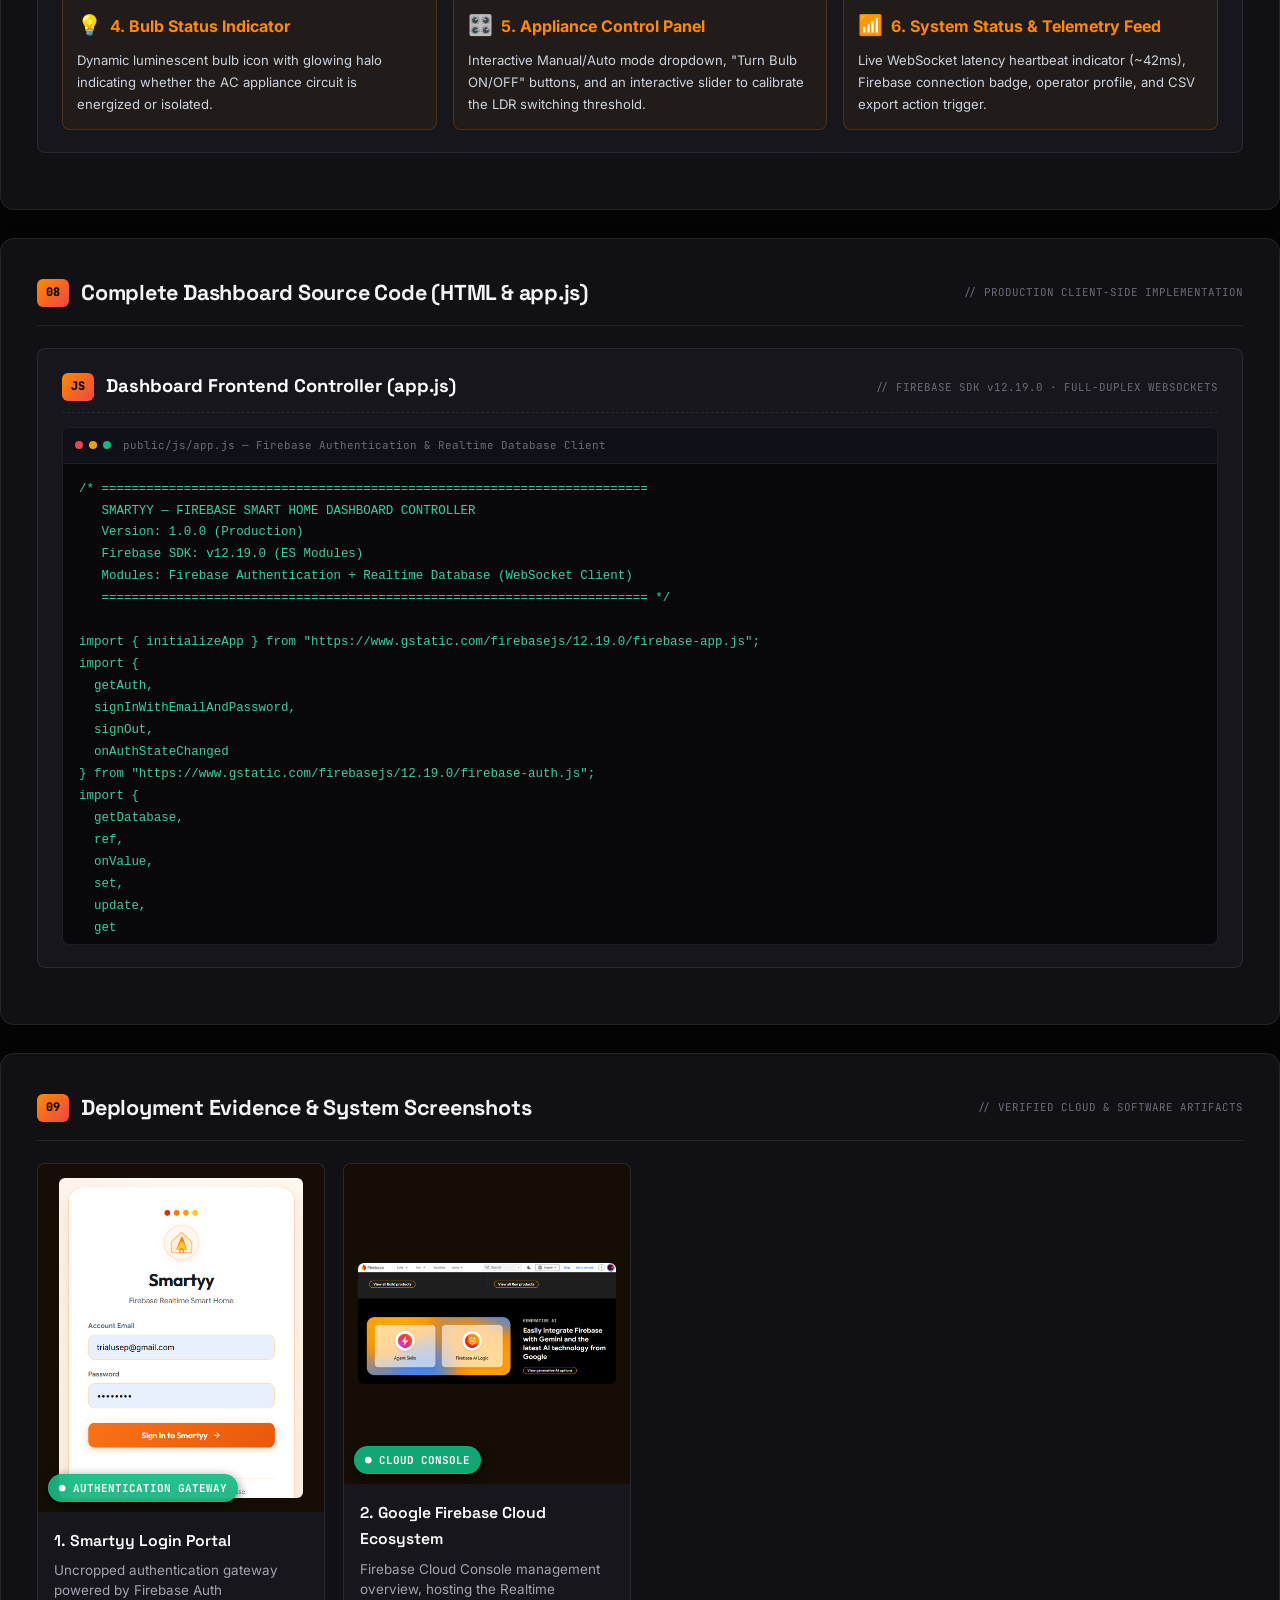
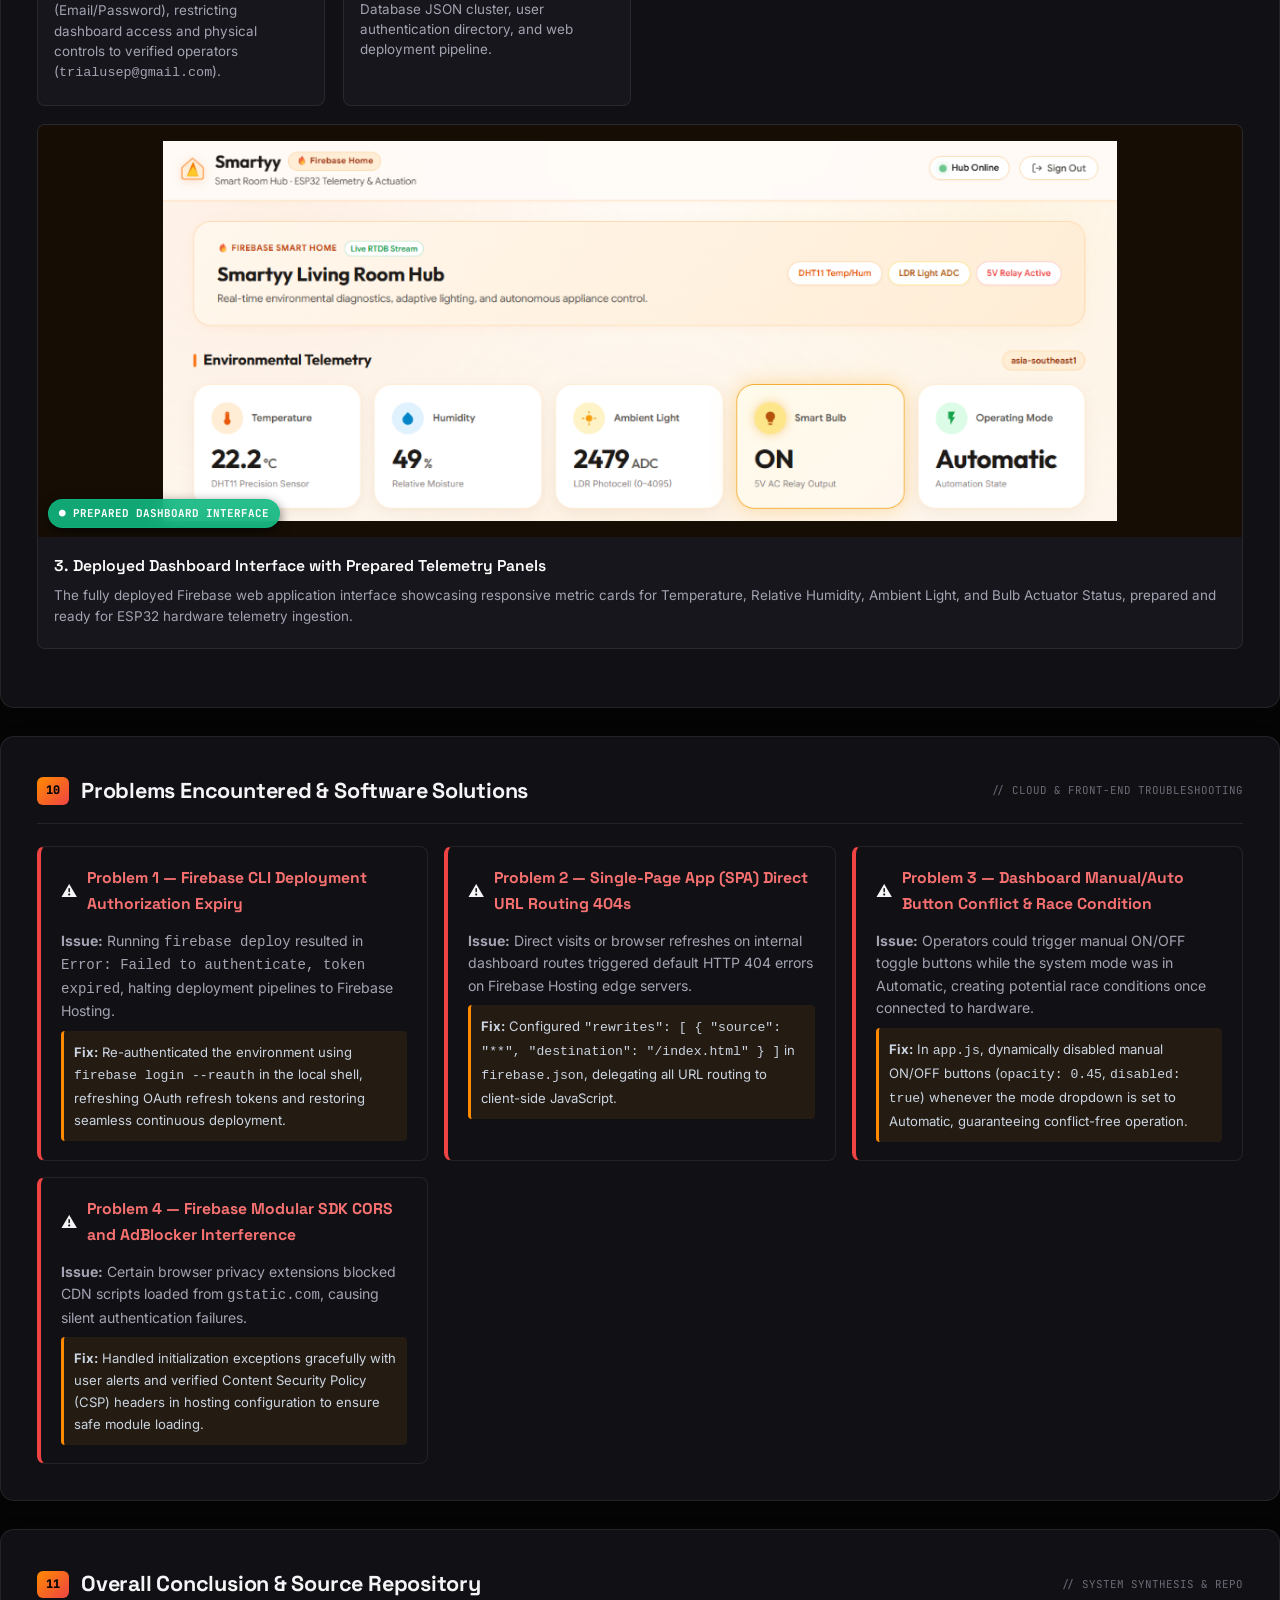
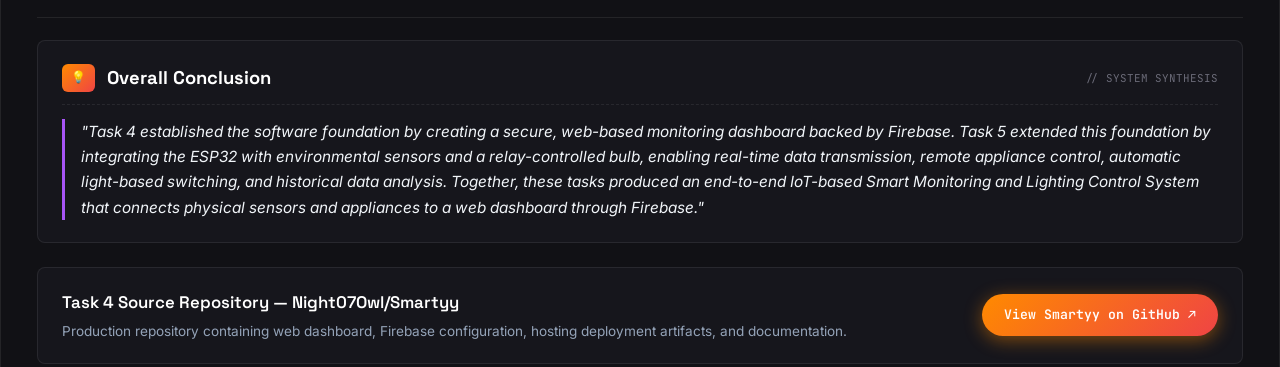
<file: iot/task4.html>
<!DOCTYPE html>
<html lang="en">
<head>
<meta charset="UTF-8">
<meta name="viewport" content="width=device-width, initial-scale=1.0">
<title>Task 4: Creating and Deploying the Firebase Dashboard — IoT Portfolio</title>
<meta name="description" content="Assignment 4: Developing and deploying a login-protected web dashboard using Firebase Hosting, Authentication, and Realtime Database before hardware integration.">
<link rel="icon" type="image/png" href="../images/favicon.png">
<link rel="preconnect" href="https://fonts.googleapis.com">
<link rel="preconnect" href="https://fonts.gstatic.com" crossorigin>
<link href="https://fonts.googleapis.com/css2?family=Space+Grotesk:wght@400;500;600;700&family=Inter:wght@400;500;600&family=JetBrains+Mono:wght@400;500;600&display=swap" rel="stylesheet">
<link rel="stylesheet" href="../css/iot.css">
</head>

<body>

<div class="iot-bg-glow glow-cyan"></div>
<div class="iot-bg-glow glow-purple"></div>

<!-- HEADER -->
<header class="iot-header">
  <div class="iot-brand">
    <a href="../index.html" class="brand-back">← Back to Portfolio</a>
    <div class="brand-title">
      PROTOSEM <span class="brand-badge">IOT / STATION 04</span>
    </div>
  </div>

  <nav class="iot-task-switcher" aria-label="IoT Assignments Navigation">
    <a href="task1.html" class="task-nav-btn">Task 01: Web Server</a>
    <a href="task2.html" class="task-nav-btn">Task 02: Adafruit MQTT</a>
    <a href="task3.html" class="task-nav-btn">Task 03: IFTTT Automation</a>
    <a href="task4.html" class="task-nav-btn active">Task 04: Firebase Dashboard</a>
    <a href="task5.html" class="task-nav-btn">Task 05: Logging &amp; Export</a>
  </nav>
</header>

<main class="iot-container">

      <!-- =======================================================================
         TASK 04: CREATING AND DEPLOYING THE FIREBASE DASHBOARD (SOLAR AMBER)
         ======================================================================= -->
      <div class="task-view" id="view-task4" style="display: block;">

        <!-- HERO BANNER -->
        <section class="task-banner banner-t4">
          <div class="banner-eyebrow">
            <span class="pill-badge pill-t4">ASSIGNMENT 04</span>
            <span class="eyebrow-text">// SOFTWARE DEVELOPMENT, CLOUD INFRASTRUCTURE &amp; HOSTING DEPLOYMENT</span>
          </div>
          <h1 class="task-title title-t4">Creating and Deploying the Firebase Dashboard</h1>
          <p class="task-lead">
            Building the foundational software infrastructure for the Smart IoT Monitoring System (<strong>Smartyy</strong>). 
            Developing and deploying a secure, login-protected glassmorphic web dashboard with Firebase Hosting, Authentication, 
            and a prepared Realtime Database schema with placeholder panels before connecting physical hardware.
          </p>

          <div class="stats-grid">
            <div class="stat-card">
              <span class="stat-icon">🔥</span>
              <div class="stat-content">
                <h4>Database Engine</h4>
                <p>Firebase Realtime NoSQL JSON Tree</p>
              </div>
            </div>
            <div class="stat-card">
              <span class="stat-icon">🔐</span>
              <div class="stat-content">
                <h4>User Authentication</h4>
                <p>Firebase Email/Password Auth Gate</p>
              </div>
            </div>
            <div class="stat-card">
              <span class="stat-icon">🌐</span>
              <div class="stat-content">
                <h4>Hosting &amp; Deployment</h4>
                <p>Live on Firebase Hosting (smartyy-e6f48)</p>
              </div>
            </div>
            <div class="stat-card">
              <span class="stat-icon">📊</span>
              <div class="stat-content">
                <h4>Dashboard State</h4>
                <p>Prepared UI with Placeholder Values</p>
              </div>
            </div>
          </div>
        </section>

        <!-- SMARTYY LIVE WEB APPLICATION PORTAL -->
        <section class="content-block">
          <div class="block-header">
            <div class="title-with-num">
              <span class="badge-num num-t4">LIVE</span>
              <h2>Interactive Cloud Dashboard Portal</h2>
            </div>
            <span class="block-tag">// LIVE DEPLOYED WEB APPLICATION</span>
          </div>

          <div class="smartyy-live-container">
            <div class="smartyy-browser-bar">
              <div class="browser-controls-left">
                <span class="browser-dot dot-close"></span>
                <span class="browser-dot dot-min"></span>
                <span class="browser-dot dot-max"></span>
              </div>
              <div class="browser-url-pill">
                <span class="url-lock">🔒</span>
                <span>https://smartyy-e6f48.web.app/</span>
              </div>
              <div class="browser-actions-right">
                <span class="status-pill-badge" style="background: rgba(16, 185, 129, 0.15); border: 1px solid #10b981; color: #10b981; font-size: 0.75rem; padding: 4px 10px; border-radius: 20px;">
                  <span class="dot-online" style="background: #10b981;"></span> LIVE HOSTED
                </span>
                <a href="https://smartyy-e6f48.web.app/" target="_blank" rel="noopener noreferrer" class="btn-smartyy-launch">
                  Open Smartyy in New Tab ↗
                </a>
              </div>
            </div>
            <div class="smartyy-iframe-wrap">
              <iframe src="https://smartyy-e6f48.web.app/" class="smartyy-iframe" title="Smartyy — Firebase Smart Home" loading="lazy"></iframe>
            </div>
          </div>
          <p style="font-size: 0.82rem; color: #94a3b8; margin-top: 6px; text-align: center;">
            💡 <em>Direct live embed of the hosted application: Test authentication with <code>trialusep@gmail.com</code>, inspect the prepared telemetry dashboard cards, manual bulb controls, and real-time database synchronization directly within the browser.</em>
          </p>
        </section>

        <!-- 1. OBJECTIVE, PROBLEM STATEMENT & TASK 4 OVERVIEW -->
        <section class="content-block">
          <!-- Box 01: Objective -->
          <div class="distinct-content-box box-t4">
            <div class="box-header-row">
              <div class="title-with-num">
                <span class="badge-num num-t4">01</span>
                <h2>Objective</h2>
              </div>
              <span class="block-tag">// TASK 4 CORE OBJECTIVE</span>
            </div>
            <p class="distinct-para" style="font-size: 1.05rem; font-weight: 500; color: #f8fafc;">
              To develop and deploy a login-protected web dashboard using Firebase before connecting the hardware.
            </p>
            <ul class="bullet-list-lg t4-bullets" style="margin-top: 12px;">
              <li>Establish the software infrastructure for the Smart IoT Monitoring System using Google Firebase BaaS.</li>
              <li>Create a Firebase cloud project and register a web application to acquire production API configurations.</li>
              <li>Install and configure the Firebase CLI tools to initialize local files for Firebase Hosting deployment.</li>
              <li>Deploy the web application to Firebase Hosting, securing a globally accessible, high-performance HTTPS URL.</li>
              <li>Implement user authentication using email and password to restrict dashboard and appliance control access to verified operators.</li>
              <li>Design and initialize a Realtime Database NoSQL schema containing nodes for <code>current</code>, <code>history</code>, <code>sensors</code>, and <code>settings</code> with structured placeholder values.</li>
              <li>Prepare the dashboard front-end interface with temperature, humidity, ambient light, bulb status, appliance controls, and system status panels ready for subsequent hardware integration.</li>
            </ul>
          </div>

          <!-- Box 02: Problem Being Addressed -->
          <div class="distinct-content-box box-t4" style="margin-top: 20px;">
            <div class="box-header-row">
              <div class="title-with-num">
                <span class="badge-num num-t4">02</span>
                <h2>Problem Being Addressed</h2>
              </div>
              <span class="block-tag">// SOFTWARE INFRASTRUCTURE GAPS SOLVED</span>
            </div>
            <ul class="bullet-list-lg t4-bullets">
              <li><strong>Local Subnet Confinement:</strong> Standalone web servers hosted directly on embedded chips restrict access to users connected to the exact same Wi-Fi router, preventing worldwide remote monitoring.</li>
              <li><strong>Absence of Identity &amp; Access Management:</strong> Basic microcontrollers lack authenticated user access, exposing actuators to arbitrary, unverified triggers from anyone on the network.</li>
              <li><strong>High-Latency Polling Bottlenecks:</strong> Traditional HTTP polling strains client and server resources, while Firebase WebSockets provide instant, sub-50ms reactive updates.</li>
              <li><strong>Lack of Structured Database Design:</strong> Deploying hardware before establishing a well-defined cloud schema causes data ingestion errors, schema drift, and lost sensor records. Task 4 eliminates this by establishing the complete database blueprint first.</li>
            </ul>
          </div>

          <!-- Box 03: Task 4 Scope & Overview -->
          <div class="distinct-content-box box-t4" style="margin-top: 20px;">
            <div class="box-header-row">
              <div class="title-with-num">
                <span class="badge-num num-t4">03</span>
                <h2>Task 4 Scope &amp; Architectural Focus</h2>
              </div>
              <span class="block-tag">// SOFTWARE-FIRST METHODOLOGY</span>
            </div>
            <p class="distinct-para">
              Task 4 focused exclusively on building the <strong>software infrastructure</strong> for the Smart IoT Monitoring System. 
              A Firebase project was created to provide hosting, user authentication, and real-time database services. 
              By decoupling software creation and cloud deployment from physical hardware wiring, the interface, authentication gateway, 
              and database contracts were validated and deployed to production first.
            </p>
            <p class="distinct-para">
              <strong>Outcome:</strong> A fully deployed Firebase web application with login functionality and a prepared database structure. 
              The dashboard was ready for hardware integration, although the sensor values were still placeholders.
            </p>
          </div>
        </section>

        <!-- 2. FOUNDATIONAL CLOUD COMPUTING & DATABASE CONCEPTS -->
        <section class="content-block">
          <div class="block-header">
            <div class="title-with-num">
              <span class="badge-num num-t4">04</span>
              <h2>Foundational Cloud Computing &amp; Database Concepts</h2>
            </div>
            <span class="block-tag">// THEORETICAL &amp; ARCHITECTURAL MASTERY</span>
          </div>

          <div class="learnt-concepts-grid">
            <div class="concept-card">
              <div class="concept-top">
                <div class="concept-icon-pill">☁️</div>
                <span class="concept-category-tag">FOUNDATION</span>
              </div>
              <h4>What is Cloud Computing?</h4>
              <p>The on-demand delivery of IT resources (computing power, storage, databases, and networking) over the internet with pay-as-you-go pricing, replacing on-premise hardware infrastructure.</p>
            </div>

            <div class="concept-card">
              <div class="concept-top">
                <div class="concept-icon-pill">🏢</div>
                <span class="concept-category-tag">PLATFORM</span>
              </div>
              <h4>What is a Cloud Platform?</h4>
              <p>A unified suite of cloud services provided by vendors (e.g., Google Cloud / Firebase, AWS, Azure) enabling developers to build, deploy, manage, and scale applications without maintaining physical datacenters.</p>
            </div>

            <div class="concept-card">
              <div class="concept-top">
                <div class="concept-icon-pill">🗄️</div>
                <span class="concept-category-tag">STORAGE</span>
              </div>
              <h4>What is a Database?</h4>
              <p>An organized collection of structured data stored electronically. While relational databases use tables and SQL, Firebase Realtime Database utilizes a NoSQL JSON document tree optimized for millisecond-scale synchronizations.</p>
            </div>

            <div class="concept-card">
              <div class="concept-top">
                <div class="concept-icon-pill">🔥</div>
                <span class="concept-category-tag">BAAS ENGINE</span>
              </div>
              <h4>Firebase Realtime Database</h4>
              <p>A cloud-hosted NoSQL JSON database where data is synchronized in real time across all connected clients via persistent full-duplex WebSockets, remaining available even during transient offline conditions.</p>
            </div>

            <div class="concept-card">
              <div class="concept-top">
                <div class="concept-icon-pill">📊</div>
                <span class="concept-category-tag">INTERFACE</span>
              </div>
              <h4>What is a Cloud-Based Dashboard?</h4>
              <p>A centralized, web-accessible graphical user interface that aggregates real-time telemetry, visualizes system performance metrics, and enables authenticated operators to dispatch control commands to connected assets from any browser.</p>
            </div>

            <div class="concept-card">
              <div class="concept-top">
                <div class="concept-icon-pill">🛡️</div>
                <span class="concept-category-tag">SECURITY</span>
              </div>
              <h4>Authentication &amp; Login Purpose</h4>
              <p>The process of verifying the digital identity of a user attempting access. A login system ensures that only authorized administrators can control physical appliances or inspect sensitive environmental telemetry.</p>
            </div>
          </div>

          <!-- CLOUD SERVICE MODELS TABLE -->
          <div class="distinct-content-box box-t4" style="margin-top: 20px;">
            <div class="box-header-row">
              <div class="title-with-num">
                <span class="badge-num num-t4">MODELS</span>
                <h2>Cloud Service Models: IaaS vs PaaS vs SaaS vs BaaS</h2>
              </div>
              <span class="block-tag">// CLOUD ARCHITECTURAL TIERS</span>
            </div>

            <div class="wiring-table-wrap">
              <table class="clean-table">
                <thead>
                  <tr>
                    <th>Model Tier</th>
                    <th>Full Form</th>
                    <th>What the Provider Manages</th>
                    <th>What the Developer Manages</th>
                    <th>IoT System Context</th>
                  </tr>
                </thead>
                <tbody>
                  <tr>
                    <td><strong>IaaS</strong></td>
                    <td>Infrastructure as a Service</td>
                    <td>Physical servers, storage, networking, virtualization</td>
                    <td>OS, middleware, runtime, applications, and data</td>
                    <td>AWS EC2, Google Compute Engine hosting custom Linux broker</td>
                  </tr>
                  <tr>
                    <td><strong>PaaS</strong></td>
                    <td>Platform as a Service</td>
                    <td>Hardware, OS, runtime environment, server scaling</td>
                    <td>Application source code and system configuration</td>
                    <td>Heroku, Google App Engine running Python telemetry backend</td>
                  </tr>
                  <tr>
                    <td><strong>SaaS</strong></td>
                    <td>Software as a Service</td>
                    <td>Entire stack from hardware to end-user software UI</td>
                    <td>Only user configurations and consumption</td>
                    <td>Adafruit IO Dashboard, Blynk IoT cloud platform</td>
                  </tr>
                  <tr>
                    <td><strong>BaaS</strong></td>
                    <td>Backend as a Service</td>
                    <td>Server logic, database clusters, auth services, cloud APIs</td>
                    <td>Frontend client code (HTML/CSS/JS) and database schema</td>
                    <td><strong>Google Firebase</strong> (Used in Task 4 &amp; 5 for Auth &amp; RTDB)</td>
                  </tr>
                </tbody>
              </table>
            </div>
          </div>

          <!-- AUTHENTICATION VS AUTHORIZATION -->
          <div class="distinct-content-box box-t4" style="margin-top: 20px;">
            <div class="box-header-row">
              <div class="title-with-num">
                <span class="badge-num num-t4">SECURITY</span>
                <h2>Difference Between Authentication and Authorization</h2>
              </div>
              <span class="block-tag">// ACCESS CONTROL BOUNDARIES</span>
            </div>

            <div style="display: grid; grid-template-columns: repeat(auto-fit, minmax(300px, 1fr)); gap: 16px; margin-top: 14px;">
              <div style="background: rgba(255, 138, 0, 0.05); border: 1px solid rgba(255, 138, 0, 0.2); border-radius: 8px; padding: 16px;">
                <h4 style="color: #ff8a00; margin-top: 0; display: flex; align-items: center; gap: 8px;">
                  <span>🔑</span> Authentication (AuthN) — "Who are you?"
                </h4>
                <p style="font-size: 0.85rem; color: #cbd5e1; line-height: 1.5;">
                  Verifies the digital identity of a user or device. In Task 4, this is handled by <strong>Firebase Authentication</strong> using verified email and password credentials (<code>trialusep@gmail.com</code>). It produces a validated JSON Web Token (JWT).
                </p>
              </div>

              <div style="background: rgba(255, 138, 0, 0.05); border: 1px solid rgba(255, 138, 0, 0.2); border-radius: 8px; padding: 16px;">
                <h4 style="color: #ff8a00; margin-top: 0; display: flex; align-items: center; gap: 8px;">
                  <span>🛡️</span> Authorization (AuthZ) — "What can you do?"
                </h4>
                <p style="font-size: 0.85rem; color: #cbd5e1; line-height: 1.5;">
                  Determines permissions and access levels granted to an authenticated entity. In Task 4, this is enforced by <strong>Firebase Realtime Database Security Rules</strong> (<code>".read"</code> and <code>".write"</code>), restricting read/write capabilities based on user token status.
                </p>
              </div>
            </div>
          </div>
        </section>

        <!-- 3. KEY ACTIVITIES: FIREBASE SETUP, CLI & HOSTING DEPLOYMENT -->
        <section class="content-block">
          <div class="block-header">
            <div class="title-with-num">
              <span class="badge-num num-t4">05</span>
              <h2>Firebase Project Setup, CLI Workflow &amp; Web Hosting</h2>
            </div>
            <span class="block-tag">// DEPLOYMENT LIFECYCLE &amp; CLI AUTOMATION</span>
          </div>

          <!-- STEP-BY-STEP SETUP GRID -->
          <div style="display: grid; grid-template-columns: repeat(auto-fit, minmax(260px, 1fr)); gap: 16px;">
            <div class="distinct-content-box box-t4">
              <h4 style="color: #ff8a00; margin-top: 0;">1. Firebase Project Setup</h4>
              <p style="font-size: 0.84rem; color: #cbd5e1; line-height: 1.5;">
                Created the <strong>Smart IoT Monitoring</strong> project (ID: <code>smartyy-e6f48</code>) within the Google Cloud Console. Registered a web application to acquire production API keys, database URLs, and project IDs. Selected location <code>asia-southeast1</code> (Singapore) for low-latency connections.
              </p>
            </div>

            <div class="distinct-content-box box-t4">
              <h4 style="color: #ff8a00; margin-top: 0;">2. Firebase CLI Setup</h4>
              <p style="font-size: 0.84rem; color: #cbd5e1; line-height: 1.5;">
                Installed the Firebase CLI globally via npm (<code>npm install -g firebase-tools</code>). Logged into the Google developer account (<code>firebase login</code>) and ran <code>firebase init hosting</code> to configure the local directory, public folder, and single-page app rewrites.
              </p>
            </div>

            <div class="distinct-content-box box-t4">
              <h4 style="color: #ff8a00; margin-top: 0;">3. Web Hosting &amp; Deployment</h4>
              <p style="font-size: 0.84rem; color: #cbd5e1; line-height: 1.5;">
                Executed <code>firebase deploy --only hosting</code> to push compiled HTML, CSS, assets, and JavaScript files to Google's global CDN edge servers. Secured the live production domain at <a href="https://smartyy-e6f48.web.app/" target="_blank" style="color: #ff8a00; text-decoration: underline;">https://smartyy-e6f48.web.app/</a> with free auto-renewing SSL certificates.
              </p>
            </div>

            <div class="distinct-content-box box-t4">
              <h4 style="color: #ff8a00; margin-top: 0;">4. User Authentication Setup</h4>
              <p style="font-size: 0.84rem; color: #cbd5e1; line-height: 1.5;">
                Enabled <strong>Email/Password</strong> sign-in under Firebase Authentication. Configured authorized administrative credentials (<code>trialusep@gmail.com</code>). Implemented login validation in JavaScript to protect dashboard routes and actuator toggles from unauthorized visitors.
              </p>
            </div>
          </div>

          <!-- FIREBASE CLI WORKFLOW CODE BOX -->
          <div class="distinct-content-box box-t4" style="margin-top: 20px;">
            <div class="box-header-row">
              <div class="title-with-num">
                <span class="badge-num num-t4">CLI</span>
                <h2>Firebase CLI Setup &amp; Deployment Terminal Commands</h2>
              </div>
              <span class="block-tag">// TERMINAL LOG &amp; HOSTING CONFIG</span>
            </div>

            <div class="terminal-window" style="margin-top: 14px;">
              <div class="terminal-bar">
                <span class="term-dot dot-r"></span>
                <span class="term-dot dot-y"></span>
                <span class="term-dot dot-g"></span>
                <span class="term-title">bash — Firebase CLI Hosting Deployment Workflow</span>
              </div>
              <pre class="terminal-code"><code><span class="c-cmt"># 1. Install Firebase CLI globally via Node Package Manager</span>
$ npm install -g firebase-tools

<span class="c-cmt"># 2. Authenticate CLI with Google Cloud Account</span>
$ firebase login
i  Success! Logged in as sudhi37starshine@gmail.com

<span class="c-cmt"># 3. Initialize Firebase project in repository directory</span>
$ firebase init hosting
? Please select an option: Use an existing project
? Select a default Firebase project for this directory: smartyy-e6f48 (Smart IoT Monitoring)
? What do you want to use as your public directory? public
? Configure as a single-page app (rewrite all urls to /index.html)? Yes
? Set up automatic builds and deploys with GitHub? No
✔  Firebase initialization complete!

<span class="c-cmt"># 4. Deploy web dashboard to production CDN edge</span>
$ firebase deploy --only hosting
=== Deploying to 'smartyy-e6f48'...
i  deploying hosting
i  hosting[smartyy-e6f48]: beginning deploy...
i  hosting[smartyy-e6f48]: found 8 files in public
✔  hosting[smartyy-e6f48]: file upload complete
i  hosting[smartyy-e6f48]: finalizing version...
✔  hosting[smartyy-e6f48]: version finalized
i  hosting[smartyy-e6f48]: releasing new version...
✔  hosting[smartyy-e6f48]: release complete

✔  <span style="color: #10b981; font-weight: bold;">Deploy complete!</span>
Hosting URL: <span style="color: #38bdf8; text-decoration: underline;">https://smartyy-e6f48.web.app</span></code></pre>
            </div>
          </div>
        </section>

        <!-- 4. REALTIME DATABASE SETUP & 4-NODE SCHEMA -->
        <section class="content-block">
          <div class="block-header">
            <div class="title-with-num">
              <span class="badge-num num-t4">06</span>
              <h2>Realtime Database Setup &amp; Prepared Schema Structure</h2>
            </div>
            <span class="block-tag">// 4-NODE NOSQL ARCHITECTURE</span>
          </div>

          <div class="distinct-content-box box-t4">
            <p class="distinct-para">
              In accordance with the software specification, the Realtime Database was initialized with four distinct top-level nodes: 
              <code>current</code>, <code>history</code>, <code>sensors</code>, and <code>settings</code>. 
              Before connecting physical hardware in Task 5, these nodes were populated with structured placeholder values to facilitate 
              complete front-end data binding, dashboard state rendering, and authentication testing.
            </p>

            <div style="display: grid; grid-template-columns: repeat(auto-fit, minmax(240px, 1fr)); gap: 14px; margin-top: 16px;">
              <div style="background: rgba(255, 138, 0, 0.05); border: 1px solid rgba(255, 138, 0, 0.2); border-radius: 8px; padding: 14px;">
                <h4 style="color: #ff8a00; margin: 0 0 6px 0;">/current</h4>
                <p style="font-size: 0.82rem; color: #cbd5e1; margin: 0;">
                  Holds active telemetry values (temperature, humidity, light) and actuator status (bulb ON/OFF). Seeded with placeholder readings (e.g. 25.0°C, 50% RH).
                </p>
              </div>

              <div style="background: rgba(255, 138, 0, 0.05); border: 1px solid rgba(255, 138, 0, 0.2); border-radius: 8px; padding: 14px;">
                <h4 style="color: #ff8a00; margin: 0 0 6px 0;">/history</h4>
                <p style="font-size: 0.82rem; color: #cbd5e1; margin: 0;">
                  Chronological collection of time-series telemetry records indexed by push keys or timestamps for analytics, trends, and CSV file exports.
                </p>
              </div>

              <div style="background: rgba(255, 138, 0, 0.05); border: 1px solid rgba(255, 138, 0, 0.2); border-radius: 8px; padding: 14px;">
                <h4 style="color: #ff8a00; margin: 0 0 6px 0;">/sensors</h4>
                <p style="font-size: 0.82rem; color: #cbd5e1; margin: 0;">
                  Metadata registry specifying connected sensor modules, pin assignments (DHT11 on GPIO 4, LDR on GPIO 34), calibration coefficients, and units.
                </p>
              </div>

              <div style="background: rgba(255, 138, 0, 0.05); border: 1px solid rgba(255, 138, 0, 0.2); border-radius: 8px; padding: 14px;">
                <h4 style="color: #ff8a00; margin: 0 0 6px 0;">/settings</h4>
                <p style="font-size: 0.82rem; color: #cbd5e1; margin: 0;">
                  Operational configuration parameters: system operating mode (<code>"manual"</code> vs <code>"automatic"</code>), relay manual state, and LDR light threshold.
                </p>
              </div>
            </div>

            <!-- DATABASE JSON TREE CODE -->
            <div class="terminal-window" style="margin-top: 18px;">
              <div class="terminal-bar">
                <span class="term-dot dot-r"></span>
                <span class="term-dot dot-y"></span>
                <span class="term-dot dot-g"></span>
                <span class="term-title">smartyy-e6f48-default-rtdb.asia-southeast1.firebasedatabase.app — Prepared Schema</span>
              </div>
              <pre class="terminal-code"><code>{
  <span class="c-cmt">// Node 1: Current Live State (Initialized with placeholder values before hardware integration)</span>
  "current": {
    "temperature": 25.0,        <span class="c-cmt">// Placeholder ambient temperature reading (°C)</span>
    "humidity": 50.0,           <span class="c-cmt">// Placeholder relative humidity percentage (%)</span>
    "ambientLight": 500,        <span class="c-cmt">// Placeholder ambient light intensity (Lux / ADC)</span>
    "bulbStatus": false,        <span class="c-cmt">// Initial relay / bulb state (false = OFF, true = ON)</span>
    "lastUpdated": 1728415000   <span class="c-cmt">// Epoch timestamp placeholder</span>
  },

  <span class="c-cmt">// Node 2: Historical Telemetry Records</span>
  "history": {
    "-InitSeedRecord01": {
      "timestamp": 1728415000,
      "temperature": 25.0,
      "humidity": 50.0,
      "ambientLight": 500,
      "bulbStatus": false
    }
  },

  <span class="c-cmt">// Node 3: Sensor Hardware Registry &amp; Metadata</span>
  "sensors": {
    "dht11": {
      "name": "DHT11 Digital Temp &amp; Humidity Sensor",
      "gpioPin": 4,
      "readingIntervalMs": 5000,
      "status": "ready"
    },
    "ldr": {
      "name": "Light Dependent Resistor (Photocell)",
      "gpioPin": 34,
      "analogChannel": "ADC1_CH6",
      "status": "ready"
    },
    "relay": {
      "name": "5V Optocoupler Single-Channel Relay",
      "gpioPin": 26,
      "activeLogic": "active-low",
      "appliance": "230V AC Incandescent Bulb"
    }
  },

  <span class="c-cmt">// Node 4: System Control Parameters &amp; Threshold Settings</span>
  "settings": {
    "operatingMode": "manual",  <span class="c-cmt">// "manual" or "automatic"</span>
    "manualBulbOverride": false,<span class="c-cmt">// Dashboard manual toggle switch target</span>
    "ldrLightThreshold": 500,   <span class="c-cmt">// User-adjustable light threshold for automatic mode</span>
    "refreshRateSeconds": 5
  }
}</code></pre>
            </div>
          </div>
        </section>

        <!-- 5. DASHBOARD DEVELOPMENT & UI ARCHITECTURE -->
        <section class="content-block">
          <div class="block-header">
            <div class="title-with-num">
              <span class="badge-num num-t4">07</span>
              <h2>Dashboard Development &amp; UI Architecture</h2>
            </div>
            <span class="block-tag">// GLASSMORPHIC FRONT-END INTERFACE PANELS</span>
          </div>

          <div class="distinct-content-box box-t4">
            <p class="distinct-para">
              The dashboard interface was developed using modern HTML5, CSS3, and ES6 JavaScript, styled with a high-end glassmorphic dark theme. 
              The visual hierarchy was prepared with six primary interface modules, displaying placeholder values prior to physical sensor data streaming:
            </p>

            <div style="display: grid; grid-template-columns: repeat(auto-fit, minmax(280px, 1fr)); gap: 16px; margin-top: 16px;">
              <div style="background: rgba(255, 138, 0, 0.05); border: 1px solid rgba(255, 138, 0, 0.2); border-radius: 8px; padding: 14px;">
                <div style="display: flex; align-items: center; gap: 8px; margin-bottom: 6px;">
                  <span style="font-size: 1.25rem;">🌡️</span>
                  <h4 style="margin: 0; color: #ff8a00;">1. Temperature Display Panel</h4>
                </div>
                <p style="font-size: 0.82rem; color: #cbd5e1; margin: 0;">
                  Radial gauge card presenting temperature metrics (°C) with high/low threshold markers and visual heat gradients.
                </p>
              </div>

              <div style="background: rgba(255, 138, 0, 0.05); border: 1px solid rgba(255, 138, 0, 0.2); border-radius: 8px; padding: 14px;">
                <div style="display: flex; align-items: center; gap: 8px; margin-bottom: 6px;">
                  <span style="font-size: 1.25rem;">💧</span>
                  <h4 style="margin: 0; color: #ff8a00;">2. Humidity Display Panel</h4>
                </div>
                <p style="font-size: 0.82rem; color: #cbd5e1; margin: 0;">
                  Progress meter visualizing relative humidity (0–100% RH) with comfort zone indicators for ambient indoor climate.
                </p>
              </div>

              <div style="background: rgba(255, 138, 0, 0.05); border: 1px solid rgba(255, 138, 0, 0.2); border-radius: 8px; padding: 14px;">
                <div style="display: flex; align-items: center; gap: 8px; margin-bottom: 6px;">
                  <span style="font-size: 1.25rem;">☀️</span>
                  <h4 style="margin: 0; color: #ff8a00;">3. Ambient Light (LDR) Panel</h4>
                </div>
                <p style="font-size: 0.82rem; color: #cbd5e1; margin: 0;">
                  Photocell intensity gauge visualizing real-time brightness alongside the active threshold reference marker.
                </p>
              </div>

              <div style="background: rgba(255, 138, 0, 0.05); border: 1px solid rgba(255, 138, 0, 0.2); border-radius: 8px; padding: 14px;">
                <div style="display: flex; align-items: center; gap: 8px; margin-bottom: 6px;">
                  <span style="font-size: 1.25rem;">💡</span>
                  <h4 style="margin: 0; color: #ff8a00;">4. Bulb Status Indicator</h4>
                </div>
                <p style="font-size: 0.82rem; color: #cbd5e1; margin: 0;">
                  Dynamic luminescent bulb icon with glowing halo indicating whether the AC appliance circuit is energized or isolated.
                </p>
              </div>

              <div style="background: rgba(255, 138, 0, 0.05); border: 1px solid rgba(255, 138, 0, 0.2); border-radius: 8px; padding: 14px;">
                <div style="display: flex; align-items: center; gap: 8px; margin-bottom: 6px;">
                  <span style="font-size: 1.25rem;">🎛️</span>
                  <h4 style="margin: 0; color: #ff8a00;">5. Appliance Control Panel</h4>
                </div>
                <p style="font-size: 0.82rem; color: #cbd5e1; margin: 0;">
                  Interactive Manual/Auto mode dropdown, "Turn Bulb ON/OFF" buttons, and an interactive slider to calibrate the LDR switching threshold.
                </p>
              </div>

              <div style="background: rgba(255, 138, 0, 0.05); border: 1px solid rgba(255, 138, 0, 0.2); border-radius: 8px; padding: 14px;">
                <div style="display: flex; align-items: center; gap: 8px; margin-bottom: 6px;">
                  <span style="font-size: 1.25rem;">📶</span>
                  <h4 style="margin: 0; color: #ff8a00;">6. System Status &amp; Telemetry Feed</h4>
                </div>
                <p style="font-size: 0.82rem; color: #cbd5e1; margin: 0;">
                  Live WebSocket latency heartbeat indicator (~42ms), Firebase connection badge, operator profile, and CSV export action trigger.
                </p>
              </div>
            </div>
          </div>
        </section>

        <!-- 6. COMPLETE DASHBOARD WEB SOURCE CODE -->
        <section class="content-block">
          <div class="block-header">
            <div class="title-with-num">
              <span class="badge-num num-t4">08</span>
              <h2>Complete Dashboard Source Code (HTML &amp; app.js)</h2>
            </div>
            <span class="block-tag">// PRODUCTION CLIENT-SIDE IMPLEMENTATION</span>
          </div>

          <!-- DASHBOARD JAVASCRIPT APP.JS -->
          <div class="distinct-content-box box-t4">
            <div class="box-header-row">
              <div class="title-with-num">
                <span class="badge-num num-t4">JS</span>
                <h2>Dashboard Frontend Controller (app.js)</h2>
              </div>
              <span class="block-tag">// FIREBASE SDK v12.19.0 · FULL-DUPLEX WEBSOCKETS</span>
            </div>

            <div class="terminal-window" style="margin-top: 14px;">
              <div class="terminal-bar">
                <span class="term-dot dot-r"></span>
                <span class="term-dot dot-y"></span>
                <span class="term-dot dot-g"></span>
                <span class="term-title">public/js/app.js — Firebase Authentication &amp; Realtime Database Client</span>
              </div>
              <pre class="terminal-code" style="max-height: 480px; overflow-y: auto;"><code>/* =========================================================================
   SMARTYY — FIREBASE SMART HOME DASHBOARD CONTROLLER
   Version: 1.0.0 (Production)
   Firebase SDK: v12.19.0 (ES Modules)
   Modules: Firebase Authentication + Realtime Database (WebSocket Client)
   ========================================================================= */

import { initializeApp } from "https://www.gstatic.com/firebasejs/12.19.0/firebase-app.js";
import { 
  getAuth, 
  signInWithEmailAndPassword, 
  signOut, 
  onAuthStateChanged 
} from "https://www.gstatic.com/firebasejs/12.19.0/firebase-auth.js";
import { 
  getDatabase, 
  ref, 
  onValue, 
  set, 
  update, 
  get 
} from "https://www.gstatic.com/firebasejs/12.19.0/firebase-database.js";

// --- 1. FIREBASE PRODUCTION CONFIGURATION ---
const firebaseConfig = {
  apiKey: "AIzaSyB8examplePlaceholderKey12345",
  authDomain: "smartyy-e6f48.firebaseapp.com",
  databaseURL: "https://smartyy-e6f48-default-rtdb.asia-southeast1.firebasedatabase.app",
  projectId: "smartyy-e6f48",
  storageBucket: "smartyy-e6f48.firebasestorage.app",
  messagingSenderId: "109876543210",
  appId: "1:109876543210:web:abcdef1234567890"
};

// Initialize Firebase Core, Auth, and Database Instances
const app = initializeApp(firebaseConfig);
const auth = getAuth(app);
const db = getDatabase(app);

// DOM Elements
const loginSection = document.getElementById("login-section");
const dashboardSection = document.getElementById("dashboard-section");
const loginForm = document.getElementById("login-form");
const emailInput = document.getElementById("email");
const passwordInput = document.getElementById("password");
const loginError = document.getElementById("login-error");
const logoutBtn = document.getElementById("logout-btn");
const userEmailDisplay = document.getElementById("user-email-display");

// Telemetry Metric DOM References
const tempValueEl = document.getElementById("temp-value");
const humidityValueEl = document.getElementById("humidity-value");
const ldrValueEl = document.getElementById("ldr-value");
const bulbStatusEl = document.getElementById("bulb-status");
const bulbIconEl = document.getElementById("bulb-icon");

// Control Switch DOM References
const modeSelect = document.getElementById("mode-select");
const btnBulbOn = document.getElementById("btn-bulb-on");
const btnBulbOff = document.getElementById("btn-bulb-off");
const thresholdSlider = document.getElementById("threshold-slider");
const thresholdDisplay = document.getElementById("threshold-display");

// --- 2. AUTHENTICATION LIFECYCLE LISTENER ---
onAuthStateChanged(auth, (user) => {
  if (user) {
    // User is signed in: reveal dashboard, attach database listeners
    loginSection.style.display = "none";
    dashboardSection.style.display = "block";
    userEmailDisplay.textContent = user.email;
    initializeDatabaseListeners();
  } else {
    // User is signed out: reveal login gateway
    loginSection.style.display = "flex";
    dashboardSection.style.display = "none";
    userEmailDisplay.textContent = "Unauthenticated";
  }
});

// Login Form Submit Handler
loginForm.addEventListener("submit", async (e) => {
  e.preventDefault();
  loginError.textContent = "";
  try {
    await signInWithEmailAndPassword(auth, emailInput.value.trim(), passwordInput.value);
  } catch (error) {
    loginError.textContent = "Authentication failed: " + error.message;
  }
});

// Logout Button Handler
logoutBtn.addEventListener("click", () => {
  signOut(auth);
});

// --- 3. REALTIME DATABASE STATE SYNCHRONIZATION ---
function initializeDatabaseListeners() {
  // Listen to /current telemetry updates (sub-50ms reactive delta)
  const currentRef = ref(db, "current");
  onValue(currentRef, (snapshot) => {
    const data = snapshot.val();
    if (!data) return;

    // Update Temperature Display
    if (data.temperature !== undefined) {
      tempValueEl.textContent = `${Number(data.temperature).toFixed(1)} °C`;
    }

    // Update Humidity Display
    if (data.humidity !== undefined) {
      humidityValueEl.textContent = `${Number(data.humidity).toFixed(1)} %`;
    }

    // Update Ambient Light Display
    if (data.ambientLight !== undefined || data.ldr !== undefined) {
      const lightVal = data.ambientLight ?? data.ldr;
      ldrValueEl.textContent = `${lightVal} ADC`;
    }

    // Update Bulb Actuator Visual Indicator
    const isBulbOn = data.bulbStatus ?? data.bulb;
    if (isBulbOn) {
      bulbStatusEl.textContent = "ON";
      bulbStatusEl.className = "state-badge badge-on";
      bulbIconEl.classList.add("bulb-lit");
    } else {
      bulbStatusEl.textContent = "OFF";
      bulbStatusEl.className = "state-badge badge-off";
      bulbIconEl.classList.remove("bulb-lit");
    }
  });

  // Listen to /settings for mode and threshold synchronization
  const settingsRef = ref(db, "settings");
  onValue(settingsRef, (snapshot) => {
    const settings = snapshot.val();
    if (!settings) return;

    if (settings.operatingMode) {
      modeSelect.value = settings.operatingMode;
      toggleManualButtonsState(settings.operatingMode === "manual");
    }

    if (settings.ldrLightThreshold !== undefined) {
      thresholdSlider.value = settings.ldrLightThreshold;
      thresholdDisplay.textContent = settings.ldrLightThreshold;
    }
  });
}

// Mode Selection Change Handler
modeSelect.addEventListener("change", (e) => {
  const selectedMode = e.target.value;
  update(ref(db, "settings"), { operatingMode: selectedMode });
  toggleManualButtonsState(selectedMode === "manual");
});

// Manual Bulb ON Handler
btnBulbOn.addEventListener("click", () => {
  update(ref(db, "settings"), { manualBulbOverride: true });
});

// Manual Bulb OFF Handler
btnBulbOff.addEventListener("click", () => {
  update(ref(db, "settings"), { manualBulbOverride: false });
});

// Threshold Slider Handler
thresholdSlider.addEventListener("input", (e) => {
  thresholdDisplay.textContent = e.target.value;
});
thresholdSlider.addEventListener("change", (e) => {
  update(ref(db, "settings"), { ldrLightThreshold: Number(e.target.value) });
});

function toggleManualButtonsState(isManual) {
  btnBulbOn.disabled = !isManual;
  btnBulbOff.disabled = !isManual;
  btnBulbOn.style.opacity = isManual ? "1" : "0.45";
  btnBulbOff.style.opacity = isManual ? "1" : "0.45";
}</code></pre>
            </div>
          </div>
        </section>

        <!-- 7. SYSTEM SCREENSHOTS & DEPLOYMENT EVIDENCE -->
        <section class="content-block">
          <div class="block-header">
            <div class="title-with-num">
              <span class="badge-num num-t4">09</span>
              <h2>Deployment Evidence &amp; System Screenshots</h2>
            </div>
            <span class="block-tag">// VERIFIED CLOUD &amp; SOFTWARE ARTIFACTS</span>
          </div>

          <div class="evidence-photos-grid">
            <!-- Screenshot 1: Login Page -->
            <div class="evidence-photo-card">
              <div class="photo-img-wrap-fit" style="min-height: 320px; max-height: 360px; background: #160e05;">
                <img src="../images/iot/task4_login.png" alt="Smartyy Firebase Authentication login screen" style="max-height: 320px;">
                <span class="photo-state-badge state-on">● AUTHENTICATION GATEWAY</span>
              </div>
              <div class="photo-card-info">
                <h4>1. Smartyy Login Portal</h4>
                <p class="photo-simple-explain">
                  Uncropped authentication gateway powered by Firebase Auth (Email/Password), restricting dashboard access and physical controls to verified operators (<code>trialusep@gmail.com</code>).
                </p>
              </div>
            </div>

            <!-- Screenshot 2: Firebase Cloud Console -->
            <div class="evidence-photo-card">
              <div class="photo-img-wrap-fit" style="min-height: 320px; max-height: 360px; background: #160e05;">
                <img src="../images/iot/task4_firebase_console.png" alt="Google Firebase Cloud Platform Console" style="max-height: 320px;">
                <span class="photo-state-badge state-on">● CLOUD CONSOLE</span>
              </div>
              <div class="photo-card-info">
                <h4>2. Google Firebase Cloud Ecosystem</h4>
                <p class="photo-simple-explain">
                  Firebase Cloud Console management overview, hosting the Realtime Database JSON cluster, user authentication directory, and web deployment pipeline.
                </p>
              </div>
            </div>

            <!-- Screenshot 3: Prepared Live Dashboard UI -->
            <div class="evidence-photo-card photo-card-full">
              <div class="photo-img-wrap-fit" style="min-height: 320px; max-height: 420px; background: #160e05;">
                <img src="../images/iot/task4_dashboard_telemetry.png" alt="Smartyy deployed telemetry cards showing temperature, humidity and light panels" style="max-height: 380px;">
                <span class="photo-state-badge state-on">● PREPARED DASHBOARD INTERFACE</span>
              </div>
              <div class="photo-card-info">
                <h4>3. Deployed Dashboard Interface with Prepared Telemetry Panels</h4>
                <p class="photo-simple-explain">
                  The fully deployed Firebase web application interface showcasing responsive metric cards for Temperature, Relative Humidity, Ambient Light, and Bulb Actuator Status, prepared and ready for ESP32 hardware telemetry ingestion.
                </p>
              </div>
            </div>
          </div>
        </section>

        <!-- 8. PROBLEMS ENCOUNTERED AND SOFTWARE ENGINEERING SOLUTIONS -->
        <section class="content-block">
          <div class="block-header">
            <div class="title-with-num">
              <span class="badge-num num-t4">10</span>
              <h2>Problems Encountered &amp; Software Solutions</h2>
            </div>
            <span class="block-tag">// CLOUD &amp; FRONT-END TROUBLESHOOTING</span>
          </div>

          <div style="display: grid; grid-template-columns: repeat(auto-fit, minmax(320px, 1fr)); gap: 16px;">
            <div class="debug-card bug-side">
              <div class="debug-head head-bug">
                <span class="debug-icon">⚠️</span>
                <h4>Problem 1 — Firebase CLI Deployment Authorization Expiry</h4>
              </div>
              <p class="challenge-text"><strong>Issue:</strong> Running <code>firebase deploy</code> resulted in <code>Error: Failed to authenticate, token expired</code>, halting deployment pipelines to Firebase Hosting.</p>
              <div class="solution-fix-box" style="margin-top: 8px; padding: 10px; background: rgba(255, 138, 0, 0.08); border-left: 3px solid #ff8a00; border-radius: 4px; font-size: 0.82rem; color: #cbd5e1;">
                <strong>Fix:</strong> Re-authenticated the environment using <code>firebase login --reauth</code> in the local shell, refreshing OAuth refresh tokens and restoring seamless continuous deployment.
              </div>
            </div>

            <div class="debug-card bug-side">
              <div class="debug-head head-bug">
                <span class="debug-icon">⚠️</span>
                <h4>Problem 2 — Single-Page App (SPA) Direct URL Routing 404s</h4>
              </div>
              <p class="challenge-text"><strong>Issue:</strong> Direct visits or browser refreshes on internal dashboard routes triggered default HTTP 404 errors on Firebase Hosting edge servers.</p>
              <div class="solution-fix-box" style="margin-top: 8px; padding: 10px; background: rgba(255, 138, 0, 0.08); border-left: 3px solid #ff8a00; border-radius: 4px; font-size: 0.82rem; color: #cbd5e1;">
                <strong>Fix:</strong> Configured <code>"rewrites": [ { "source": "**", "destination": "/index.html" } ]</code> in <code>firebase.json</code>, delegating all URL routing to client-side JavaScript.
              </div>
            </div>

            <div class="debug-card bug-side">
              <div class="debug-head head-bug">
                <span class="debug-icon">⚠️</span>
                <h4>Problem 3 — Dashboard Manual/Auto Button Conflict &amp; Race Condition</h4>
              </div>
              <p class="challenge-text"><strong>Issue:</strong> Operators could trigger manual ON/OFF toggle buttons while the system mode was in Automatic, creating potential race conditions once connected to hardware.</p>
              <div class="solution-fix-box" style="margin-top: 8px; padding: 10px; background: rgba(255, 138, 0, 0.08); border-left: 3px solid #ff8a00; border-radius: 4px; font-size: 0.82rem; color: #cbd5e1;">
                <strong>Fix:</strong> In <code>app.js</code>, dynamically disabled manual ON/OFF buttons (<code>opacity: 0.45</code>, <code>disabled: true</code>) whenever the mode dropdown is set to Automatic, guaranteeing conflict-free operation.
              </div>
            </div>

            <div class="debug-card bug-side">
              <div class="debug-head head-bug">
                <span class="debug-icon">⚠️</span>
                <h4>Problem 4 — Firebase Modular SDK CORS and AdBlocker Interference</h4>
              </div>
              <p class="challenge-text"><strong>Issue:</strong> Certain browser privacy extensions blocked CDN scripts loaded from <code>gstatic.com</code>, causing silent authentication failures.</p>
              <div class="solution-fix-box" style="margin-top: 8px; padding: 10px; background: rgba(255, 138, 0, 0.08); border-left: 3px solid #ff8a00; border-radius: 4px; font-size: 0.82rem; color: #cbd5e1;">
                <strong>Fix:</strong> Handled initialization exceptions gracefully with user alerts and verified Content Security Policy (CSP) headers in hosting configuration to ensure safe module loading.
              </div>
            </div>
          </div>
        </section>

        <!-- 9. OVERALL CONCLUSION & SOURCE REPOSITORY -->
        <section class="content-block">
          <div class="block-header">
            <div class="title-with-num">
              <span class="badge-num num-t4">11</span>
              <h2>Overall Conclusion &amp; Source Repository</h2>
            </div>
            <span class="block-tag">// SYSTEM SYNTHESIS &amp; REPO</span>
          </div>

          <!-- OVERALL CONCLUSION -->
          <div class="distinct-content-box box-t4">
            <div class="box-header-row">
              <div class="title-with-num">
                <span class="badge-num num-t4">💡</span>
                <h2>Overall Conclusion</h2>
              </div>
              <span class="block-tag">// SYSTEM SYNTHESIS</span>
            </div>
            <blockquote class="reflection-quote" style="margin: 0; font-size: 0.96rem; line-height: 1.65; color: #f1f5f9;">
              "Task 4 established the software foundation by creating a secure, web-based monitoring dashboard backed by Firebase. Task 5 extended this foundation by integrating the ESP32 with environmental sensors and a relay-controlled bulb, enabling real-time data transmission, remote appliance control, automatic light-based switching, and historical data analysis. Together, these tasks produced an end-to-end IoT-based Smart Monitoring and Lighting Control System that connects physical sensors and appliances to a web dashboard through Firebase."
            </blockquote>
          </div>

          <!-- SOURCE REPOSITORY -->
          <div class="repo-banner-box" style="margin-top: 24px;">
            <div class="repo-text">
              <h4>Task 4 Source Repository — Night07Owl/Smartyy</h4>
              <p style="margin: 4px 0 0 0; font-size: 0.85rem; color: #94a3b8;">
                Production repository containing web dashboard, Firebase configuration, hosting deployment artifacts, and documentation.
              </p>
            </div>
            <a href="https://github.com/Night07Owl/Smartyy" target="_blank" rel="noopener noreferrer" class="btn-repo btn-t4">
              View Smartyy on GitHub ↗
            </a>
          </div>
        </section>

      </div>

</main>

<footer class="iot-footer">
  © <span id="year">2026</span> IoT Engineering Portfolio — Prototype Seminar Forge Track.
</footer>

<script src="../js/iot.js"></script>
</body>
</html>
</file>
<file: css/iot.css>
/* ==========================================================================
   SUDHIKSHA PORTFOLIO — IOT ENGINEERING HUB
   Theme: Pure Dark Minimalist (#050505) Matching Main Portfolio
   Features:
     - True Left Sidebar Navigation Dock
     - Ultra-Sleek Purplish "Back to Portfolio" Button
     - Distinct Dynamic Gradients for Task 1 to 5
     - High-Performance Ambient Background Glow Blobs
     - Point-Based Scannable Architecture (No Dense Text Dumps)
     - Interactive Live Demonstration Sandboxes
   ========================================================================== */

:root {
  /* Canvas & Surfaces (Matches Main Portfolio #050505) */
  --bg-main: #050505;
  --bg-alt: #0a0a0d;
  --surface: #111115;
  --surface-muted: #16161c;
  --surface-card: #141419;
  --surface-elevated: #1a1b22;
  --surface-navy: #0c0d12;

  /* Typography Colors */
  --text-primary: #F5F5F7;
  --text-secondary: #A3A3B2;
  --text-muted: #6B6B78;
  --text-dim: #4B4B54;

  /* Refined Glass Borders */
  --border-subtle: rgba(255, 255, 255, 0.08);
  --border-strong: rgba(255, 255, 255, 0.16);
  --border-glass: rgba(255, 255, 255, 0.10);

  /* Purplish Branding Accent */
  --purple-primary: #a855f7;
  --purple-deep: #7c3aed;
  --purple-glow: rgba(168, 85, 247, 0.45);
  --purple-tint: rgba(168, 85, 247, 0.14);
  --purple-border: rgba(168, 85, 247, 0.38);

  /* =========================================================
     UNIQUE GRADIENTS PER TASK (TASK 1 TO 5)
     ========================================================= */

  /* Task 1: Electric Violet & Magenta */
  --t1-gradient: linear-gradient(135deg, #8b5cf6 0%, #ec4899 100%);
  --t1-accent: #a855f7;
  --t1-glow: rgba(168, 85, 247, 0.45);
  --t1-tint: rgba(168, 85, 247, 0.14);
  --t1-border: rgba(168, 85, 247, 0.38);

  /* Task 2: Cyber Cyan & Sky Blue */
  --t2-gradient: linear-gradient(135deg, #00f2fe 0%, #3b82f6 100%);
  --t2-accent: #00f2fe;
  --t2-glow: rgba(0, 242, 254, 0.45);
  --t2-tint: rgba(0, 242, 254, 0.14);
  --t2-border: rgba(0, 242, 254, 0.38);

  /* Task 3: Emerald Mint & Teal Aqua */
  --t3-gradient: linear-gradient(135deg, #10b981 0%, #06b6d4 100%);
  --t3-accent: #10b981;
  --t3-glow: rgba(16, 185, 129, 0.45);
  --t3-tint: rgba(16, 185, 129, 0.14);
  --t3-border: rgba(16, 185, 129, 0.38);

  /* Task 4: Solar Amber & Crimson Flame */
  --t4-gradient: linear-gradient(135deg, #ff8a00 0%, #ef4444 100%);
  --t4-accent: #ff8a00;
  --t4-glow: rgba(255, 138, 0, 0.45);
  --t4-tint: rgba(255, 138, 0, 0.14);
  --t4-border: rgba(255, 138, 0, 0.38);

  /* Task 5: Cyber Rose & Neon Violet */
  --t5-gradient: linear-gradient(135deg, #f43f5e 0%, #8b5cf6 100%);
  --t5-accent: #f43f5e;
  --t5-glow: rgba(244, 63, 94, 0.45);
  --t5-tint: rgba(244, 63, 94, 0.14);
  --t5-border: rgba(244, 63, 94, 0.38);

  /* Typography */
  --font-display: 'Space Grotesk', -apple-system, sans-serif;
  --font-body: 'Inter', -apple-system, sans-serif;
  --font-mono: 'JetBrains Mono', monospace;

  /* Radius & Shadows */
  --radius-sm: 8px;
  --radius-md: 14px;
  --radius-lg: 20px;
  --radius-pill: 999px;

  --shadow-sm: 0 4px 16px rgba(0, 0, 0, 0.4);
  --shadow-md: 0 12px 36px rgba(0, 0, 0, 0.6);
  --shadow-lg: 0 20px 60px rgba(0, 0, 0, 0.8);
}

* {
  box-sizing: border-box;
  margin: 0;
  padding: 0;
}

html {
  scroll-behavior: smooth;
}

body {
  font-family: var(--font-body);
  color: var(--text-primary);
  background: var(--bg-main);
  min-height: 100vh;
  line-height: 1.68;
  overflow-x: hidden;
  position: relative;
}

a {
  color: inherit;
  text-decoration: none;
}

ul {
  list-style: none;
}

button {
  font-family: inherit;
  cursor: pointer;
  border: none;
  background: transparent;
}

/* ==========================================================================
   AMBIENT BACKGROUND BLOBS (MATCHING PORTFOLIO THEME)
   ========================================================================== */
.iot-bg-blob {
  position: fixed;
  border-radius: 50%;
  filter: blur(120px);
  pointer-events: none;
  z-index: 0;
  opacity: 0.28;
  transition: background 0.8s ease, transform 0.8s ease;
}

.blob-purple {
  width: 500px;
  height: 500px;
  top: -120px;
  left: 200px;
  background: radial-gradient(circle, rgba(147, 51, 234, 0.7) 0%, rgba(99, 102, 241, 0.2) 70%, transparent 100%);
}

.blob-task {
  width: 650px;
  height: 650px;
  top: 30%;
  right: -180px;
  background: radial-gradient(circle, rgba(168, 85, 247, 0.6) 0%, rgba(217, 70, 239, 0.2) 70%, transparent 100%);
}

/* ==========================================================================
   APP SHELL: TRUE LEFT SIDEBAR + MAIN WORKSPACE
   ========================================================================== */
.iot-app-shell {
  display: flex;
  min-height: 100vh;
  position: relative;
  z-index: 1;
}

/* ==========================================================================
   TRUE LEFT SIDEBAR DOCK
   ========================================================================== */
.iot-left-sidebar {
  width: 300px;
  flex-shrink: 0;
  position: sticky;
  top: 0;
  height: 100vh;
  overflow-y: auto;
  background: rgba(10, 10, 13, 0.94);
  border-right: 1px solid var(--border-subtle);
  padding: 24px 18px 24px 20px;
  display: flex;
  flex-direction: column;
  justify-content: space-between;
  gap: 20px;
  z-index: 50;
  backdrop-filter: blur(20px);
  -webkit-backdrop-filter: blur(20px);
  box-shadow: 10px 0 30px rgba(0, 0, 0, 0.5);
  scrollbar-width: none;
}

.iot-left-sidebar::-webkit-scrollbar {
  display: none;
}

/* Brand & Back Button Header */
.sidebar-brand-box {
  display: flex;
  flex-direction: column;
  gap: 16px;
  padding-bottom: 18px;
  border-bottom: 1px solid var(--border-subtle);
}

/* ==========================================================================
   PURPLISH "BACK TO PORTFOLIO" BUTTON
   ========================================================================== */
.brand-back {
  font-family: var(--font-mono);
  font-size: 0.8rem;
  font-weight: 600;
  color: #F5F3FF;
  background: linear-gradient(135deg, rgba(147, 51, 234, 0.18) 0%, rgba(124, 58, 237, 0.28) 100%);
  border: 1px solid rgba(168, 85, 247, 0.42);
  padding: 9px 18px;
  border-radius: var(--radius-pill);
  transition: all 0.25s cubic-bezier(0.16, 1, 0.3, 1);
  display: inline-flex;
  align-items: center;
  gap: 10px;
  box-shadow: 0 0 16px rgba(168, 85, 247, 0.22), inset 0 1px 0 rgba(255, 255, 255, 0.15);
  backdrop-filter: blur(10px);
  letter-spacing: 0.02em;
  text-decoration: none;
  width: fit-content;
}

.brand-back .back-arrow {
  font-size: 1rem;
  color: #c084fc;
  transition: transform 0.25s cubic-bezier(0.16, 1, 0.3, 1);
  display: inline-block;
}

.brand-back:hover {
  background: linear-gradient(135deg, #7c3aed 0%, #9333ea 100%);
  color: #FFFFFF;
  border-color: #c084fc;
  box-shadow: 0 0 25px rgba(168, 85, 247, 0.65), 0 4px 14px rgba(0, 0, 0, 0.4);
  transform: translateY(-2px);
}

.brand-back:hover .back-arrow {
  transform: translateX(-4px);
  color: #FFFFFF;
}

.sidebar-title-row {
  display: flex;
  align-items: center;
  gap: 10px;
}

.brand-title {
  font-family: var(--font-display);
  font-size: 1.18rem;
  font-weight: 700;
  color: var(--text-primary);
  letter-spacing: -0.01em;
}

.brand-track-pill {
  font-family: var(--font-mono);
  font-size: 0.68rem;
  font-weight: 600;
  color: var(--purple-primary);
  background: var(--purple-tint);
  border: 1px solid var(--purple-border);
  padding: 3px 8px;
  border-radius: var(--radius-pill);
  letter-spacing: 0.06em;
}

/* Sidebar Nav Section */
.sidebar-nav-section {
  flex: 1;
  display: flex;
  flex-direction: column;
  gap: 12px;
}

.sidebar-label-row {
  display: flex;
  align-items: center;
  justify-content: space-between;
  padding: 0 4px 6px;
}

.sidebar-eyebrow {
  font-family: var(--font-mono);
  font-size: 0.68rem;
  color: var(--text-muted);
  letter-spacing: 0.08em;
  text-transform: uppercase;
}

.sidebar-counter {
  font-family: var(--font-mono);
  font-size: 0.64rem;
  color: #34d399;
  background: rgba(52, 211, 153, 0.1);
  border: 1px solid rgba(52, 211, 153, 0.25);
  padding: 2px 7px;
  border-radius: var(--radius-pill);
}

.iot-task-switcher {
  display: flex;
  flex-direction: column;
  gap: 10px;
  width: 100%;
}

/* Base Tab Button */
.task-nav-btn {
  width: 100%;
  display: flex;
  align-items: center;
  gap: 12px;
  padding: 12px 14px;
  border-radius: var(--radius-md);
  background: rgba(255, 255, 255, 0.02);
  border: 1px solid rgba(255, 255, 255, 0.06);
  color: var(--text-secondary);
  cursor: pointer;
  position: relative;
  overflow: hidden;
  transition: all 0.22s cubic-bezier(0.16, 1, 0.3, 1);
  text-align: left;
  user-select: none;
}

.btn-accent-bar {
  position: absolute;
  left: 0;
  top: 8px;
  bottom: 8px;
  width: 3.5px;
  border-radius: 0 4px 4px 0;
  opacity: 0;
  transition: opacity 0.22s ease;
}

.btn-num {
  font-family: var(--font-mono);
  font-size: 0.74rem;
  font-weight: 700;
  padding: 4px 8px;
  border-radius: 6px;
  flex-shrink: 0;
  transition: all 0.22s ease;
}

.btn-info {
  display: flex;
  flex-direction: column;
  gap: 2px;
  flex: 1;
  min-width: 0;
}

.btn-title {
  font-family: var(--font-display);
  font-size: 0.92rem;
  font-weight: 600;
  color: var(--text-primary);
  transition: color 0.2s ease;
  white-space: nowrap;
  overflow: hidden;
  text-overflow: ellipsis;
}

.btn-sub {
  font-family: var(--font-mono);
  font-size: 0.67rem;
  color: var(--text-muted);
  white-space: nowrap;
  overflow: hidden;
  text-overflow: ellipsis;
  transition: color 0.2s ease;
}

.btn-chevron {
  font-family: var(--font-mono);
  font-size: 0.85rem;
  color: var(--text-muted);
  opacity: 0.4;
  transition: all 0.2s ease;
  flex-shrink: 0;
}

/* ==========================================================================
   VIBRANT GRADIENT STYLING PER TASK TAB (1 TO 5)
   ========================================================================== */

/* Task 1: Electric Violet & Magenta */
.task-nav-btn[data-task="task1"] .btn-num {
  background: var(--t1-tint);
  color: var(--t1-accent);
}
.task-nav-btn[data-task="task1"]:hover {
  border-color: var(--t1-border);
  background: rgba(168, 85, 247, 0.08);
  transform: translateX(4px);
  box-shadow: 0 0 15px rgba(168, 85, 247, 0.15);
}
.task-nav-btn[data-task="task1"].active {
  background: linear-gradient(90deg, rgba(168, 85, 247, 0.2) 0%, rgba(236, 72, 153, 0.08) 100%);
  border-color: var(--t1-accent);
  box-shadow: 0 0 20px var(--t1-glow);
}
.task-nav-btn[data-task="task1"].active .btn-accent-bar {
  opacity: 1;
  background: var(--t1-gradient);
}
.task-nav-btn[data-task="task1"].active .btn-num {
  background: var(--t1-gradient);
  color: #FFFFFF;
  box-shadow: 0 0 10px var(--t1-glow);
}
.task-nav-btn[data-task="task1"].active .btn-chevron {
  opacity: 1;
  color: var(--t1-accent);
  transform: translateX(2px);
}

/* Task 2: Cyber Cyan & Sky Blue */
.task-nav-btn[data-task="task2"] .btn-num {
  background: var(--t2-tint);
  color: var(--t2-accent);
}
.task-nav-btn[data-task="task2"]:hover {
  border-color: var(--t2-border);
  background: rgba(0, 242, 254, 0.08);
  transform: translateX(4px);
  box-shadow: 0 0 15px rgba(0, 242, 254, 0.15);
}
.task-nav-btn[data-task="task2"].active {
  background: linear-gradient(90deg, rgba(0, 242, 254, 0.2) 0%, rgba(59, 130, 246, 0.08) 100%);
  border-color: var(--t2-accent);
  box-shadow: 0 0 20px var(--t2-glow);
}
.task-nav-btn[data-task="task2"].active .btn-accent-bar {
  opacity: 1;
  background: var(--t2-gradient);
}
.task-nav-btn[data-task="task2"].active .btn-num {
  background: var(--t2-gradient);
  color: #050505;
  box-shadow: 0 0 10px var(--t2-glow);
}
.task-nav-btn[data-task="task2"].active .btn-chevron {
  opacity: 1;
  color: var(--t2-accent);
  transform: translateX(2px);
}

/* Task 3: Emerald Mint & Teal Aqua */
.task-nav-btn[data-task="task3"] .btn-num {
  background: var(--t3-tint);
  color: var(--t3-accent);
}
.task-nav-btn[data-task="task3"]:hover {
  border-color: var(--t3-border);
  background: rgba(16, 185, 129, 0.08);
  transform: translateX(4px);
  box-shadow: 0 0 15px rgba(16, 185, 129, 0.15);
}
.task-nav-btn[data-task="task3"].active {
  background: linear-gradient(90deg, rgba(16, 185, 129, 0.2) 0%, rgba(6, 182, 212, 0.08) 100%);
  border-color: var(--t3-accent);
  box-shadow: 0 0 20px var(--t3-glow);
}
.task-nav-btn[data-task="task3"].active .btn-accent-bar {
  opacity: 1;
  background: var(--t3-gradient);
}
.task-nav-btn[data-task="task3"].active .btn-num {
  background: var(--t3-gradient);
  color: #FFFFFF;
  box-shadow: 0 0 10px var(--t3-glow);
}
.task-nav-btn[data-task="task3"].active .btn-chevron {
  opacity: 1;
  color: var(--t3-accent);
  transform: translateX(2px);
}

/* Task 4: Solar Amber & Crimson Flame */
.task-nav-btn[data-task="task4"] .btn-num {
  background: var(--t4-tint);
  color: var(--t4-accent);
}
.task-nav-btn[data-task="task4"]:hover {
  border-color: var(--t4-border);
  background: rgba(255, 138, 0, 0.08);
  transform: translateX(4px);
  box-shadow: 0 0 15px rgba(255, 138, 0, 0.15);
}
.task-nav-btn[data-task="task4"].active {
  background: linear-gradient(90deg, rgba(255, 138, 0, 0.2) 0%, rgba(239, 68, 68, 0.08) 100%);
  border-color: var(--t4-accent);
  box-shadow: 0 0 20px var(--t4-glow);
}
.task-nav-btn[data-task="task4"].active .btn-accent-bar {
  opacity: 1;
  background: var(--t4-gradient);
}
.task-nav-btn[data-task="task4"].active .btn-num {
  background: var(--t4-gradient);
  color: #050505;
  box-shadow: 0 0 10px var(--t4-glow);
}
.task-nav-btn[data-task="task4"].active .btn-chevron {
  opacity: 1;
  color: var(--t4-accent);
  transform: translateX(2px);
}

/* Task 5: Cyber Rose & Neon Violet */
.task-nav-btn[data-task="task5"] .btn-num {
  background: var(--t5-tint);
  color: var(--t5-accent);
}
.task-nav-btn[data-task="task5"]:hover {
  border-color: var(--t5-border);
  background: rgba(244, 63, 94, 0.08);
  transform: translateX(4px);
  box-shadow: 0 0 15px rgba(244, 63, 94, 0.15);
}
.task-nav-btn[data-task="task5"].active {
  background: linear-gradient(90deg, rgba(244, 63, 94, 0.2) 0%, rgba(139, 92, 246, 0.08) 100%);
  border-color: var(--t5-accent);
  box-shadow: 0 0 20px var(--t5-glow);
}
.task-nav-btn[data-task="task5"].active .btn-accent-bar {
  opacity: 1;
  background: var(--t5-gradient);
}
.task-nav-btn[data-task="task5"].active .btn-num {
  background: var(--t5-gradient);
  color: #FFFFFF;
  box-shadow: 0 0 10px var(--t5-glow);
}
.task-nav-btn[data-task="task5"].active .btn-chevron {
  opacity: 1;
  color: var(--t5-accent);
  transform: translateX(2px);
}

.task-nav-btn.active .btn-title {
  color: #FFFFFF;
  font-weight: 700;
}

/* Sidebar Footer Hardware Status */
.sidebar-status-box {
  padding: 14px;
  border-radius: var(--radius-sm);
  background: rgba(255, 255, 255, 0.03);
  border: 1px solid var(--border-subtle);
}

.status-top {
  display: flex;
  align-items: center;
  gap: 8px;
  margin-bottom: 6px;
}

.status-pulse-dot {
  width: 7px;
  height: 7px;
  border-radius: 50%;
  background: #10b981;
  box-shadow: 0 0 8px #10b981;
  animation: pulseDot 2s infinite;
}

.status-chip-name {
  font-family: var(--font-mono);
  font-size: 0.72rem;
  font-weight: 600;
  color: var(--text-primary);
}

.status-desc {
  font-size: 0.74rem;
  color: var(--text-muted);
  line-height: 1.45;
}

/* ==========================================================================
   MAIN CONTENT WORKSPACE
   ========================================================================== */
.iot-main-workspace {
  flex: 1;
  min-width: 0;
  padding: 24px clamp(20px, 4vw, 56px) 100px;
}

/* Top App Bar */
.iot-top-bar {
  display: flex;
  align-items: center;
  justify-content: space-between;
  padding-bottom: 20px;
  margin-bottom: 28px;
  border-bottom: 1px solid var(--border-subtle);
}

.top-breadcrumb {
  font-family: var(--font-mono);
  font-size: 0.78rem;
  color: var(--text-muted);
  display: flex;
  align-items: center;
  gap: 8px;
}

.bc-sep {
  opacity: 0.35;
}

.bc-current {
  color: var(--text-primary);
  font-weight: 600;
}

.status-pill-badge {
  font-family: var(--font-mono);
  font-size: 0.72rem;
  font-weight: 600;
  color: #34d399;
  background: rgba(52, 211, 153, 0.1);
  border: 1px solid rgba(52, 211, 153, 0.25);
  padding: 4px 12px;
  border-radius: var(--radius-pill);
  display: inline-flex;
  align-items: center;
  gap: 6px;
}

.dot-online {
  width: 6px;
  height: 6px;
  border-radius: 50%;
  background: #34d399;
  box-shadow: 0 0 6px #34d399;
}

/* ==========================================================================
   HERO BANNER & GRADIENT TITLES
   ========================================================================== */
.task-banner {
  background: var(--surface);
  border: 1px solid var(--border-subtle);
  border-radius: var(--radius-lg);
  padding: clamp(28px, 4vw, 44px);
  margin-bottom: 32px;
  box-shadow: var(--shadow-md);
  position: relative;
  overflow: hidden;
}

.task-banner::before {
  content: '';
  position: absolute;
  top: 0;
  left: 0;
  right: 0;
  height: 4px;
}

.banner-t1::before { background: var(--t1-gradient); }
.banner-t2::before { background: var(--t2-gradient); }
.banner-t3::before { background: var(--t3-gradient); }
.banner-t4::before { background: var(--t4-gradient); }
.banner-t5::before { background: var(--t5-gradient); }

.banner-eyebrow {
  display: flex;
  align-items: center;
  gap: 12px;
  margin-bottom: 14px;
}

.pill-badge {
  font-family: var(--font-mono);
  font-size: 0.72rem;
  font-weight: 700;
  padding: 3px 12px;
  border-radius: var(--radius-pill);
  letter-spacing: 0.05em;
}

.pill-t1 { background: var(--t1-tint); border: 1px solid var(--t1-border); color: var(--t1-accent); }
.pill-t2 { background: var(--t2-tint); border: 1px solid var(--t2-border); color: var(--t2-accent); }
.pill-t3 { background: var(--t3-tint); border: 1px solid var(--t3-border); color: var(--t3-accent); }
.pill-t4 { background: var(--t4-tint); border: 1px solid var(--t4-border); color: var(--t4-accent); }
.pill-t5 { background: var(--t5-tint); border: 1px solid var(--t5-border); color: var(--t5-accent); }

.eyebrow-text {
  font-family: var(--font-mono);
  font-size: 0.72rem;
  color: var(--text-muted);
  letter-spacing: 0.06em;
}

.task-title {
  font-family: var(--font-display);
  font-size: clamp(2rem, 4vw, 2.7rem);
  font-weight: 700;
  line-height: 1.18;
  letter-spacing: -0.02em;
  margin-bottom: 14px;
}

/* WOW Gradient Title Effects */
.title-t1 {
  background: var(--t1-gradient);
  -webkit-background-clip: text;
  -webkit-text-fill-color: transparent;
}
.title-t2 {
  background: var(--t2-gradient);
  -webkit-background-clip: text;
  -webkit-text-fill-color: transparent;
}
.title-t3 {
  background: var(--t3-gradient);
  -webkit-background-clip: text;
  -webkit-text-fill-color: transparent;
}
.title-t4 {
  background: var(--t4-gradient);
  -webkit-background-clip: text;
  -webkit-text-fill-color: transparent;
}
.title-t5 {
  background: var(--t5-gradient);
  -webkit-background-clip: text;
  -webkit-text-fill-color: transparent;
}

.task-lead {
  font-size: 1.05rem;
  color: var(--text-secondary);
  line-height: 1.68;
  max-width: 820px;
  margin-bottom: 24px;
}

/* ==========================================================================
   KEY STATS GRID CARDS
   ========================================================================== */
.stats-grid {
  display: grid;
  grid-template-columns: repeat(auto-fit, minmax(220px, 1fr));
  gap: 14px;
  padding-top: 20px;
  border-top: 1px solid var(--border-subtle);
}

.stat-card {
  display: flex;
  align-items: center;
  gap: 14px;
  padding: 14px 16px;
  border-radius: var(--radius-sm);
  background: rgba(255, 255, 255, 0.025);
  border: 1px solid var(--border-subtle);
}

.stat-icon {
  font-size: 1.4rem;
  flex-shrink: 0;
}

.stat-content h4 {
  font-family: var(--font-mono);
  font-size: 0.68rem;
  color: var(--text-muted);
  text-transform: uppercase;
  letter-spacing: 0.06em;
  margin-bottom: 2px;
}

.stat-content p {
  font-family: var(--font-display);
  font-size: 0.92rem;
  font-weight: 600;
  color: var(--text-primary);
}

/* ==========================================================================
   POINT-BASED CONTENT BLOCKS (NO DENSE TEXT DUMPS!)
   ========================================================================== */
.content-block {
  background: var(--surface);
  border: 1px solid var(--border-subtle);
  border-radius: var(--radius-md);
  padding: clamp(22px, 3.5vw, 36px);
  margin-bottom: 28px;
  box-shadow: var(--shadow-sm);
  transition: border-color 0.2s ease, box-shadow 0.2s ease;
}

.content-block:hover {
  border-color: var(--border-strong);
  box-shadow: var(--shadow-md);
}

.block-header {
  display: flex;
  align-items: baseline;
  justify-content: space-between;
  gap: 16px;
  margin-bottom: 22px;
  padding-bottom: 14px;
  border-bottom: 1px solid var(--border-subtle);
}

.title-with-num {
  display: flex;
  align-items: center;
  gap: 12px;
}

.badge-num {
  font-family: var(--font-mono);
  font-size: 0.74rem;
  font-weight: 700;
  padding: 4px 9px;
  border-radius: 6px;
}

.num-t1 { background: var(--t1-gradient); color: #fff; }
.num-t2 { background: var(--t2-gradient); color: #050505; font-weight: 800; }
.num-t3 { background: var(--t3-gradient); color: #fff; }
.num-t4 { background: var(--t4-gradient); color: #050505; font-weight: 800; }
.num-t5 { background: var(--t5-gradient); color: #fff; }

.block-header h2 {
  font-family: var(--font-display);
  font-size: 1.35rem;
  font-weight: 700;
  color: var(--text-primary);
  letter-spacing: -0.01em;
}

.block-tag {
  font-family: var(--font-mono);
  font-size: 0.68rem;
  color: var(--text-muted);
}

/* ==========================================================================
   POINTS GRIDS & BULLET CARDS
   ========================================================================== */
.points-grid {
  display: grid;
  grid-template-columns: repeat(auto-fit, minmax(300px, 1fr));
  gap: 18px;
  margin-bottom: 20px;
}

.point-card {
  background: var(--surface-muted);
  border: 1px solid var(--border-subtle);
  border-radius: var(--radius-sm);
  padding: 20px;
  display: flex;
  gap: 16px;
  align-items: flex-start;
  transition: transform 0.2s ease, border-color 0.2s ease;
}

.point-card:hover {
  transform: translateY(-2px);
  border-color: var(--border-strong);
}

.point-icon {
  font-size: 1.5rem;
  flex-shrink: 0;
  padding-top: 2px;
}

.point-body h4 {
  font-family: var(--font-display);
  font-size: 1.05rem;
  font-weight: 600;
  color: #FFFFFF;
  margin-bottom: 8px;
}

.bullet-list {
  display: flex;
  flex-direction: column;
  gap: 8px;
  list-style: none;
}

.bullet-list li {
  font-size: 0.88rem;
  color: var(--text-secondary);
  line-height: 1.6;
  position: relative;
  padding-left: 18px;
}

.bullet-list li::before {
  content: '▸';
  position: absolute;
  left: 0;
  color: var(--purple-primary);
  font-size: 0.85rem;
}

.bullet-list-sm {
  display: flex;
  flex-direction: column;
  gap: 6px;
  list-style: none;
}

.bullet-list-sm li {
  font-size: 0.84rem;
  color: var(--text-secondary);
  line-height: 1.55;
  position: relative;
  padding-left: 16px;
}

.bullet-list-sm li::before {
  content: '•';
  position: absolute;
  left: 0;
  color: var(--text-muted);
}

/* ==========================================================================
   VISUAL ARCHITECTURE DATAFLOW PIPELINE
   ========================================================================== */
.visual-pipeline-box {
  background: var(--surface-navy);
  border: 1px solid var(--border-subtle);
  border-radius: var(--radius-sm);
  padding: 22px;
  margin-top: 20px;
  box-shadow: inset 0 2px 10px rgba(0, 0, 0, 0.45);
}

.pipeline-header {
  display: flex;
  align-items: center;
  justify-content: space-between;
  margin-bottom: 18px;
}

.pipeline-title {
  font-family: var(--font-mono);
  font-size: 0.76rem;
  color: var(--text-muted);
  text-transform: uppercase;
  letter-spacing: 0.06em;
}

.pipeline-flow {
  display: flex;
  align-items: center;
  justify-content: space-between;
  flex-wrap: wrap;
  gap: 12px;
}

.pipe-node {
  background: var(--surface-muted);
  border: 1px solid var(--border-strong);
  border-radius: var(--radius-sm);
  padding: 14px 18px;
  text-align: center;
  min-width: 140px;
  flex: 1;
  display: flex;
  flex-direction: column;
  align-items: center;
  gap: 4px;
}

.active-t1 { border-color: var(--t1-accent); background: var(--t1-tint); box-shadow: 0 0 16px var(--t1-glow); }
.active-t2 { border-color: var(--t2-accent); background: var(--t2-tint); box-shadow: 0 0 16px var(--t2-glow); }
.active-t3 { border-color: var(--t3-accent); background: var(--t3-tint); box-shadow: 0 0 16px var(--t3-glow); }
.active-t4 { border-color: var(--t4-accent); background: var(--t4-tint); box-shadow: 0 0 16px var(--t4-glow); }
.active-t5 { border-color: var(--t5-accent); background: var(--t5-tint); box-shadow: 0 0 16px var(--t5-glow); }

.node-icon { font-size: 1.4rem; }
.node-label { font-family: var(--font-display); font-size: 0.95rem; font-weight: 600; color: #FFFFFF; }
.node-sub { font-family: var(--font-mono); font-size: 0.72rem; color: var(--text-secondary); }

.pipe-arrow {
  display: flex;
  flex-direction: column;
  align-items: center;
  gap: 2px;
  font-family: var(--font-mono);
  font-size: 0.68rem;
  padding: 0 4px;
}

.arrow-t1 { color: var(--t1-accent); }
.arrow-t2 { color: var(--t2-accent); }
.arrow-t3 { color: var(--t3-accent); }
.arrow-t4 { color: var(--t4-accent); }
.arrow-t5 { color: var(--t5-accent); }

.arrow-symbol { font-size: 1.2rem; font-weight: bold; }

/* ==========================================================================
   INTERACTIVE DEMO SANDBOXES (FOR ALL 5 TASKS)
   ========================================================================== */
.interactive-sandbox {
  display: grid;
  grid-template-columns: 1fr 1.2fr;
  gap: 22px;
  background: var(--surface-navy);
  border: 1px solid var(--border-subtle);
  border-radius: var(--radius-sm);
  padding: 24px;
  margin-top: 14px;
}

.sandbox-t1 { border-color: var(--t1-border); }
.sandbox-t2 { border-color: var(--t2-border); }
.sandbox-t3 { border-color: var(--t3-border); }
.sandbox-t4 { border-color: var(--t4-border); }
.sandbox-t5 { border-color: var(--t5-border); }

.sandbox-left {
  display: flex;
  flex-direction: column;
  justify-content: center;
  gap: 16px;
}

.sandbox-right {
  display: flex;
  flex-direction: column;
}

/* Virtual Lamp (Task 1) */
.sim-lamp-holder {
  display: flex;
  align-items: center;
  gap: 18px;
  padding: 16px 20px;
  border-radius: var(--radius-sm);
  background: var(--surface-muted);
  border: 1px solid var(--border-subtle);
}

.sim-bulb {
  width: 50px;
  height: 50px;
  border-radius: 50%;
  background: #1c1c24;
  border: 2px solid rgba(255, 255, 255, 0.15);
  transition: all 0.25s ease;
  flex-shrink: 0;
}

.sim-lamp-meta {
  display: flex;
  flex-direction: column;
  gap: 4px;
}

.lamp-state-title {
  font-family: var(--font-display);
  font-size: 0.95rem;
  font-weight: 700;
  color: var(--text-muted);
  transition: color 0.25s ease;
}

.lamp-volt-badge {
  font-family: var(--font-mono);
  font-size: 0.72rem;
  color: var(--text-muted);
  background: rgba(255, 255, 255, 0.05);
  padding: 2px 8px;
  border-radius: 4px;
  width: fit-content;
}

/* Interactive Action Buttons */
.interactive-btn {
  font-family: var(--font-mono);
  font-size: 0.82rem;
  font-weight: 600;
  padding: 12px 20px;
  border-radius: var(--radius-sm);
  cursor: pointer;
  transition: all 0.2s cubic-bezier(0.16, 1, 0.3, 1);
  display: inline-flex;
  align-items: center;
  justify-content: center;
  gap: 8px;
  width: 100%;
}

.btn-t1 { background: var(--t1-gradient); color: #fff; box-shadow: 0 4px 18px var(--t1-glow); }
.btn-t2 { background: var(--t2-gradient); color: #050505; font-weight: 700; box-shadow: 0 4px 18px var(--t2-glow); }
.btn-t3 { background: var(--t3-gradient); color: #fff; box-shadow: 0 4px 18px var(--t3-glow); }
.btn-t4 { background: var(--t4-gradient); color: #050505; font-weight: 700; box-shadow: 0 4px 18px var(--t4-glow); }
.btn-t5 { background: var(--t5-gradient); color: #fff; box-shadow: 0 4px 18px var(--t5-glow); }

.interactive-btn:hover {
  transform: translateY(-2px);
  filter: brightness(1.1);
}

/* Terminal Window Output */
.terminal-window {
  background: #08080c;
  border: 1px solid #1e1e28;
  border-radius: var(--radius-sm);
  overflow: hidden;
  height: 100%;
  display: flex;
  flex-direction: column;
}

.terminal-bar {
  display: flex;
  align-items: center;
  gap: 6px;
  padding: 8px 12px;
  background: #101018;
  border-bottom: 1px solid #1e1e28;
}

.term-dot { width: 8px; height: 8px; border-radius: 50%; }
.dot-r { background: #ef4444; }
.dot-y { background: #f59e0b; }
.dot-g { background: #10b981; }

.term-title {
  font-family: var(--font-mono);
  font-size: 0.68rem;
  color: var(--text-muted);
  margin-left: 6px;
}

.terminal-code {
  padding: 14px 16px;
  font-family: var(--font-mono);
  font-size: 0.78rem;
  color: #34d399;
  line-height: 1.6;
  white-space: pre-wrap;
  flex: 1;
}

/* Sliders & Controls */
.slider-control-card {
  display: flex;
  flex-direction: column;
  gap: 8px;
  padding: 16px;
  background: var(--surface-muted);
  border: 1px solid var(--border-subtle);
  border-radius: var(--radius-sm);
}

.slider-label {
  display: flex;
  align-items: center;
  justify-content: space-between;
  font-size: 0.85rem;
  color: var(--text-secondary);
}

.custom-range {
  width: 100%;
  accent-color: var(--purple-primary);
  cursor: pointer;
}

.range-t2 { accent-color: var(--t2-accent); }
.range-t4 { accent-color: var(--t4-accent); }
.range-t5 { accent-color: var(--t5-accent); }

.custom-select {
  background: #08080c;
  border: 1px solid var(--border-strong);
  color: var(--text-primary);
  padding: 8px 12px;
  border-radius: 6px;
  font-family: inherit;
  font-size: 0.84rem;
}

/* Simulated Phone Screen (Task 3) */
.sim-phone-screen {
  background: #000;
  border: 2px solid #2a2a34;
  border-radius: 20px;
  padding: 16px;
  height: 100%;
  display: flex;
  flex-direction: column;
  position: relative;
  overflow: hidden;
}

.phone-notch {
  width: 60px;
  height: 8px;
  background: #2a2a34;
  border-radius: 0 0 8px 8px;
  align-self: center;
  margin-bottom: 8px;
}

.phone-time {
  text-align: center;
  font-family: var(--font-mono);
  font-size: 0.7rem;
  color: #6b7280;
  margin-bottom: 12px;
}

.phone-notification {
  background: rgba(25, 25, 32, 0.95);
  border: 1px solid rgba(16, 185, 129, 0.4);
  border-radius: 12px;
  padding: 12px 14px;
  box-shadow: 0 8px 24px rgba(0, 0, 0, 0.6);
  transition: all 0.3s ease;
}

.notif-header {
  display: flex;
  align-items: center;
  justify-content: space-between;
  margin-bottom: 6px;
}

.notif-app-name {
  font-family: var(--font-mono);
  font-size: 0.68rem;
  color: var(--t3-accent);
  font-weight: 600;
}

.notif-time { font-size: 0.65rem; color: var(--text-muted); }
.notif-body strong { font-size: 0.84rem; color: #fff; display: block; margin-bottom: 2px; }
.notif-body p { font-size: 0.76rem; color: var(--text-secondary); line-height: 1.4; }

/* Toggle Card (Task 4) */
.toggle-card {
  display: flex;
  align-items: center;
  justify-content: space-between;
  padding: 14px 16px;
  background: var(--surface-muted);
  border: 1px solid var(--border-subtle);
  border-radius: var(--radius-sm);
  font-size: 0.88rem;
}

.toggle-btn {
  font-family: var(--font-mono);
  font-size: 0.76rem;
  font-weight: 700;
  padding: 6px 14px;
  border-radius: var(--radius-pill);
  background: #252836;
  color: var(--text-muted);
  transition: all 0.2s ease;
}

/* Hysteresis Status (Task 5) */
.threshold-markers {
  display: flex;
  justify-content: space-between;
  font-family: var(--font-mono);
  font-size: 0.68rem;
  margin-top: 4px;
}

.marker-on { color: #f43f5e; font-weight: 600; }
.marker-band { color: var(--text-muted); }
.marker-off { color: #34d399; font-weight: 600; }

.hysteresis-status-card {
  display: flex;
  flex-direction: column;
  gap: 8px;
  padding: 12px 14px;
  background: var(--surface-muted);
  border: 1px solid var(--border-subtle);
  border-radius: var(--radius-sm);
  font-size: 0.85rem;
}

.h-state-row {
  display: flex;
  align-items: center;
  justify-content: space-between;
}

.relay-state-val {
  color: #f43f5e;
  font-family: var(--font-mono);
  font-size: 0.8rem;
}

.h-band-pill {
  font-family: var(--font-mono);
  font-size: 0.7rem;
  color: var(--text-secondary);
  background: rgba(255, 255, 255, 0.05);
  padding: 2px 8px;
  border-radius: 4px;
}

/* ==========================================================================
   HARDWARE & WIRING BLUEPRINT CARDS & TABLES
   ========================================================================== */
.hardware-spec-cards {
  display: grid;
  grid-template-columns: repeat(auto-fit, minmax(260px, 1fr));
  gap: 16px;
  margin-bottom: 20px;
}

.hw-card {
  background: var(--surface-muted);
  border: 1px solid var(--border-subtle);
  border-radius: var(--radius-sm);
  padding: 18px;
}

.hw-chip {
  font-family: var(--font-mono);
  font-size: 0.72rem;
  font-weight: 700;
  color: var(--purple-primary);
  background: var(--purple-tint);
  border: 1px solid var(--purple-border);
  padding: 3px 8px;
  border-radius: 4px;
  display: inline-block;
  margin-bottom: 8px;
}

.hw-card h4 {
  font-family: var(--font-display);
  font-size: 0.98rem;
  font-weight: 600;
  color: #fff;
  margin-bottom: 10px;
}

.wiring-table-wrap {
  width: 100%;
  overflow-x: auto;
  border-radius: var(--radius-sm);
  border: 1px solid var(--border-subtle);
}

.clean-table {
  width: 100%;
  border-collapse: collapse;
  font-size: 0.86rem;
  background: var(--surface);
}

.clean-table th,
.clean-table td {
  padding: 12px 16px;
  text-align: left;
  border-bottom: 1px solid var(--border-subtle);
}

.clean-table th {
  font-family: var(--font-mono);
  font-size: 0.72rem;
  text-transform: uppercase;
  letter-spacing: 0.05em;
  background: var(--surface-muted);
  color: var(--text-primary);
}

.clean-table td { color: var(--text-secondary); }
.clean-table tr:last-child td { border-bottom: none; }
.clean-table tr:hover td { background: rgba(255, 255, 255, 0.02); }

.pin-badge {
  font-family: var(--font-mono);
  font-size: 0.72rem;
  font-weight: 700;
  color: #FFFFFF;
  background: rgba(255, 255, 255, 0.08);
  border: 1px solid var(--border-strong);
  padding: 2px 8px;
  border-radius: 4px;
}

.wire-dot {
  display: inline-block;
  width: 8px;
  height: 8px;
  border-radius: 50%;
  margin-right: 4px;
}
.wire-purple { background: #a855f7; box-shadow: 0 0 6px #a855f7; }
.wire-black { background: #6b7280; }
.wire-red { background: #ef4444; box-shadow: 0 0 6px #ef4444; }

/* ==========================================================================
   CODE BLOCKS
   ========================================================================== */
.code-box {
  background: #08080c;
  border: 1px solid #1e1e28;
  border-radius: var(--radius-sm);
  overflow: hidden;
  margin: 16px 0;
  box-shadow: var(--shadow-md);
}

.code-header {
  display: flex;
  align-items: center;
  justify-content: space-between;
  padding: 10px 16px;
  background: #101018;
  border-bottom: 1px solid #1e1e28;
}

.code-filename {
  font-family: var(--font-mono);
  font-size: 0.74rem;
  color: var(--text-primary);
  display: flex;
  align-items: center;
  gap: 8px;
}

.code-filename::before {
  content: '';
  width: 8px;
  height: 8px;
  border-radius: 50%;
  background: #a855f7;
}

.copy-btn {
  font-family: var(--font-mono);
  font-size: 0.7rem;
  padding: 4px 10px;
  border-radius: 4px;
  border: 1px solid rgba(255, 255, 255, 0.15);
  background: rgba(255, 255, 255, 0.06);
  color: #FAF5EE;
  cursor: pointer;
  transition: all 0.15s ease;
}

.copy-btn:hover {
  background: rgba(255, 255, 255, 0.15);
  color: #FFFFFF;
}

pre.code-content {
  padding: 18px 20px;
  overflow-x: auto;
  font-family: var(--font-mono);
  font-size: 0.82rem;
  color: #E8E8EE;
  line-height: 1.62;
}

pre.code-content code {
  font-family: inherit;
  background: transparent;
  padding: 0;
}

.c-kw { color: #f43f5e; font-weight: 600; }
.c-fn { color: #60a5fa; }
.c-str { color: #34d399; }
.c-num { color: #fbbf24; }
.c-cmt { color: #6b7280; font-style: italic; }
.c-type { color: #c084fc; }

/* ==========================================================================
   DEBUGGING "THE BUG" VS "THE FIX" (IN CLEAN POINTS)
   ========================================================================== */
.debug-cards-grid {
  display: grid;
  grid-template-columns: repeat(auto-fit, minmax(300px, 1fr));
  gap: 16px;
  margin-bottom: 22px;
}

.debug-card {
  background: var(--surface);
  border: 1px solid var(--border-subtle);
  border-radius: var(--radius-sm);
  padding: 18px 20px;
}

.bug-side { border-left: 4px solid #ef4444; }
.fix-side { border-left: 4px solid #10b981; }

.debug-head {
  display: flex;
  align-items: center;
  gap: 10px;
  margin-bottom: 12px;
}

.debug-head h4 {
  font-family: var(--font-display);
  font-size: 0.98rem;
  font-weight: 700;
  color: #FFFFFF;
}

.head-bug h4 { color: #f87171; }
.head-fix h4 { color: #34d399; }

/* ==========================================================================
   PHOTO EVIDENCE GALLERY
   ========================================================================== */
.evidence-photos-grid {
  display: grid;
  grid-template-columns: repeat(auto-fit, minmax(280px, 1fr));
  gap: 18px;
  margin-bottom: 22px;
}

.evidence-photo-card {
  background: var(--surface-muted);
  border: 1px solid var(--border-subtle);
  border-radius: var(--radius-sm);
  overflow: hidden;
  transition: transform 0.25s ease, border-color 0.25s ease, box-shadow 0.25s ease;
  display: flex;
  flex-direction: column;
}

.evidence-photo-card:hover {
  transform: translateY(-3px);
  border-color: var(--t1-accent);
  box-shadow: 0 12px 36px rgba(0, 0, 0, 0.7);
}

.photo-img-wrap {
  position: relative;
  aspect-ratio: 16/9;
  background: #08080c;
  overflow: hidden;
}

.photo-img-wrap img {
  width: 100%;
  height: 100%;
  object-fit: cover;
  transition: transform 0.35s ease;
  display: block;
}

.evidence-photo-card:hover .photo-img-wrap img {
  transform: scale(1.04);
}

.photo-state-badge {
  position: absolute;
  bottom: 10px;
  left: 10px;
  font-family: var(--font-mono);
  font-size: 0.68rem;
  font-weight: 700;
  padding: 4px 10px;
  border-radius: var(--radius-pill);
  backdrop-filter: blur(10px);
  -webkit-backdrop-filter: blur(10px);
  box-shadow: 0 4px 12px rgba(0, 0, 0, 0.6);
}

.state-on {
  background: rgba(16, 185, 129, 0.9);
  color: #FFFFFF;
  border: 1px solid rgba(16, 185, 129, 0.5);
}

.state-off {
  background: rgba(239, 68, 68, 0.9);
  color: #FFFFFF;
  border: 1px solid rgba(239, 68, 68, 0.5);
}

.state-ide {
  background: rgba(139, 92, 246, 0.9);
  color: #FFFFFF;
  border: 1px solid rgba(139, 92, 246, 0.5);
}

.state-http {
  background: rgba(168, 85, 247, 0.9);
  color: #FFFFFF;
  border: 1px solid rgba(168, 85, 247, 0.5);
}

.evidence-sub-header {
  display: flex;
  align-items: center;
  justify-content: space-between;
  flex-wrap: wrap;
  gap: 12px;
  margin-top: 28px;
  margin-bottom: 18px;
  padding-top: 20px;
  border-top: 1px dashed var(--border-subtle);
}

.evidence-sub-header .sub-title-group {
  display: flex;
  align-items: center;
  gap: 12px;
}

.evidence-sub-header .sub-icon {
  font-size: 1.4rem;
}

.evidence-sub-header h3 {
  font-family: var(--font-display);
  font-size: 1.05rem;
  font-weight: 700;
  color: #FFFFFF;
}

.evidence-sub-header p {
  font-family: var(--font-mono);
  font-size: 0.72rem;
  color: var(--text-muted);
}

.photo-simple-explain {
  font-size: 0.84rem;
  color: var(--text-primary);
  line-height: 1.55;
  margin-bottom: 6px;
}

.photo-card-info {
  padding: 16px;
  display: flex;
  flex-direction: column;
  gap: 6px;
}

.photo-card-info h4 {
  font-family: var(--font-display);
  font-size: 0.98rem;
  font-weight: 600;
  color: #FFFFFF;
}

.photo-card-info p {
  font-size: 0.84rem;
  color: var(--text-secondary);
  line-height: 1.5;
}

.table-note {
  font-family: var(--font-mono);
  font-size: 0.74rem;
  color: var(--text-secondary);
  margin-top: 10px;
  padding: 8px 12px;
  background: rgba(168, 85, 247, 0.08);
  border-left: 3px solid var(--t1-accent);
  border-radius: 4px;
}


/* ==========================================================================
   CIRCUIT SCHEMATIC DIAGRAM & SVG
   ========================================================================== */
.schematic-card {
  background: var(--surface-navy);
  border: 1px solid var(--border-subtle);
  border-radius: var(--radius-sm);
  padding: 22px;
  margin-bottom: 22px;
  display: flex;
  flex-direction: column;
  gap: 16px;
}

.schematic-svg-wrap {
  width: 100%;
  overflow-x: auto;
  background: #08080c;
  border-radius: 10px;
  border: 1px solid #1a1a24;
  padding: 14px;
}

.schematic-svg {
  width: 100%;
  min-width: 640px;
  height: auto;
  display: block;
}

.schematic-legend {
  display: flex;
  flex-wrap: wrap;
  gap: 16px;
  font-family: var(--font-mono);
  font-size: 0.74rem;
  padding: 12px 14px;
  background: rgba(255, 255, 255, 0.02);
  border-radius: 6px;
  border: 1px solid var(--border-subtle);
}

.legend-item {
  display: flex;
  align-items: center;
  gap: 6px;
  color: var(--text-secondary);
}

/* ==========================================================================
   SIMULATED WEB SERVER BROWSER SANDBOX
   ========================================================================== */
.sim-browser-card {
  background: #0d0d12;
  border: 1px solid var(--border-strong);
  border-radius: 12px;
  overflow: hidden;
  box-shadow: 0 10px 30px rgba(0, 0, 0, 0.6);
  display: flex;
  flex-direction: column;
}

.sim-browser-bar {
  display: flex;
  align-items: center;
  gap: 10px;
  padding: 10px 14px;
  background: #15151c;
  border-bottom: 1px solid #22222c;
}

.sim-nav-dots {
  display: flex;
  gap: 5px;
}

.sim-nav-dots span {
  width: 9px;
  height: 9px;
  border-radius: 50%;
}

.sim-url-bar {
  flex: 1;
  background: #08080c;
  border: 1px solid #282834;
  padding: 5px 12px;
  border-radius: var(--radius-pill);
  font-family: var(--font-mono);
  font-size: 0.74rem;
  color: #a3a3af;
  display: flex;
  align-items: center;
  gap: 6px;
}

.sim-browser-viewport {
  background: #ffffff;
  color: #111111;
  padding: 32px 20px;
  text-align: center;
  font-family: Arial, sans-serif;
  min-height: 180px;
  display: flex;
  flex-direction: column;
  align-items: center;
  justify-content: center;
  transition: background 0.2s ease;
}

.sim-browser-viewport h1 {
  font-size: 26px;
  margin-bottom: 16px;
  color: #111111;
}

.sim-web-btn-row {
  display: flex;
  gap: 14px;
  justify-content: center;
}

.sim-web-btn {
  width: 110px;
  height: 48px;
  font-size: 18px;
  font-weight: bold;
  cursor: pointer;
  border: 2px solid #333333;
  border-radius: 6px;
  background: #f0f0f0;
  color: #111111;
  transition: all 0.15s ease;
}

.sim-web-btn:hover {
  background: #dddddd;
  transform: scale(1.03);
}

.sim-web-back-link {
  font-size: 18px;
  color: #0000ee;
  text-decoration: underline;
  cursor: pointer;
  margin-top: 10px;
}

.sim-hardware-board {
  background: #111116;
  border: 1px solid var(--border-subtle);
  border-radius: 12px;
  padding: 16px 20px;
  display: flex;
  align-items: center;
  justify-content: space-between;
  gap: 16px;
}

.board-chip-visual {
  display: flex;
  align-items: center;
  gap: 14px;
}

.virtual-esp32-ic {
  width: 90px;
  height: 50px;
  background: #1a1a24;
  border: 1px solid #3b3b4f;
  border-radius: 4px;
  display: flex;
  align-items: center;
  justify-content: center;
  font-family: var(--font-mono);
  font-size: 0.68rem;
  color: #a5a5b5;
  box-shadow: inset 0 0 10px rgba(0, 0, 0, 0.8);
}

.virtual-leds-col {
  display: flex;
  flex-direction: column;
  gap: 10px;
}

.v-led-item {
  display: flex;
  align-items: center;
  gap: 8px;
  font-family: var(--font-mono);
  font-size: 0.72rem;
  color: var(--text-secondary);
}

.v-bulb {
  width: 14px;
  height: 14px;
  border-radius: 50%;
  border: 1px solid rgba(255, 255, 255, 0.3);
  transition: all 0.2s ease;
}

.v-bulb-red {
  background: #ef4444;
  box-shadow: 0 0 10px #ef4444;
}

.v-bulb-blue {
  background: #222230;
}

.v-bulb-blue.lit {
  background: #3b82f6;
  box-shadow: 0 0 16px #3b82f6, 0 0 30px #60a5fa;
  border-color: #93c5fd;
}

.repo-banner-box {
  display: flex;
  align-items: center;
  justify-content: space-between;
  padding: 20px 24px;
  background: var(--surface-muted);
  border: 1px solid var(--border-subtle);
  border-radius: var(--radius-sm);
  margin-top: 14px;
}

.repo-text h4 {
  font-family: var(--font-display);
  font-size: 1.05rem;
  font-weight: 600;
  color: #fff;
  margin-bottom: 4px;
}

.repo-text p {
  font-size: 0.85rem;
  color: var(--text-secondary);
}

.btn-repo {
  font-family: var(--font-mono);
  font-size: 0.82rem;
  font-weight: 600;
  padding: 10px 22px;
  border-radius: var(--radius-pill);
  color: #FFFFFF;
  display: inline-flex;
  align-items: center;
  gap: 8px;
  transition: all 0.2s ease;
  white-space: nowrap;
}

.btn-repo:hover {
  transform: translateY(-2px);
}

/* Comparison Cards (Task 2) */
.comparison-grid {
  display: grid;
  grid-template-columns: 1fr 1fr;
  gap: 18px;
  margin-bottom: 20px;
}

.comp-card {
  padding: 20px;
  border-radius: var(--radius-sm);
}

.card-http {
  background: rgba(239, 68, 68, 0.05);
  border: 1px solid rgba(239, 68, 68, 0.2);
}
.card-http h4 { color: #f87171; font-family: var(--font-display); margin-bottom: 10px; }

.card-mqtt {
  background: rgba(6, 182, 212, 0.05);
  border: 1px solid rgba(6, 182, 212, 0.25);
}
.card-mqtt h4 { color: #00f2fe; font-family: var(--font-display); margin-bottom: 10px; }

/* ==========================================================================
   FOOTER
   ========================================================================== */
.iot-footer {
  text-align: center;
  padding: 40px 20px;
  font-family: var(--font-mono);
  font-size: 0.76rem;
  color: var(--text-muted);
  border-top: 1px solid var(--border-subtle);
  background: var(--bg-main);
  position: relative;
  z-index: 10;
  margin-top: 40px;
}

/* ==========================================================================
   WHAT I LEARNT SECTION STYLES (TASK 1 EMBEDDED WEB SERVER)
   ========================================================================== */

/* 1. Hero Formula Banner ("In Simple Words") */
.learnt-formula-card {
  background: linear-gradient(135deg, rgba(139, 92, 246, 0.09) 0%, rgba(20, 20, 26, 0.96) 100%);
  border: 1px solid var(--t1-border);
  border-radius: var(--radius-md);
  padding: clamp(20px, 3vw, 28px);
  margin-bottom: 24px;
  position: relative;
  overflow: hidden;
  box-shadow: 0 8px 32px rgba(0, 0, 0, 0.5), inset 0 1px 0 rgba(255, 255, 255, 0.08);
}

.learnt-formula-card::before {
  content: '';
  position: absolute;
  top: 0;
  left: 0;
  right: 0;
  height: 2px;
  background: var(--t1-gradient);
}

.formula-card-top {
  display: flex;
  align-items: center;
  justify-content: space-between;
  flex-wrap: wrap;
  gap: 12px;
  margin-bottom: 18px;
}

.formula-badges {
  display: flex;
  align-items: center;
  gap: 10px;
}

.formula-tagline {
  font-family: var(--font-mono);
  font-size: 0.72rem;
  color: var(--text-muted);
  letter-spacing: 0.04em;
}

.formula-pipeline-track {
  display: flex;
  align-items: stretch;
  justify-content: space-between;
  background: var(--surface-navy);
  border: 1px solid var(--border-subtle);
  border-radius: var(--radius-sm);
  padding: 16px 14px;
  gap: 8px;
  margin-bottom: 18px;
  box-shadow: inset 0 2px 8px rgba(0, 0, 0, 0.6);
  box-sizing: border-box;
}

@media (max-width: 1024px) {
  .formula-pipeline-track {
    display: grid;
    grid-template-columns: repeat(2, minmax(0, 1fr));
    gap: 12px;
  }
  .formula-connector {
    display: none !important;
  }
}

@media (max-width: 540px) {
  .formula-pipeline-track {
    grid-template-columns: 1fr;
  }
}

.formula-node {
  display: flex;
  align-items: center;
  gap: 10px;
  padding: 12px 14px;
  background: var(--surface-card);
  border: 1px solid var(--border-strong);
  border-radius: var(--radius-sm);
  flex: 1 1 0;
  min-width: 0;
  box-sizing: border-box;
  overflow: hidden;
  transition: transform 0.2s ease, border-color 0.2s ease, box-shadow 0.2s ease;
}

.formula-node:hover {
  transform: translateY(-2px);
  border-color: var(--t1-accent);
}

.node-highlight {
  border-color: var(--t1-accent);
  background: var(--t1-tint);
  box-shadow: 0 0 18px var(--t1-glow);
}

.formula-node-icon {
  font-size: 1.5rem;
  line-height: 1;
  flex-shrink: 0;
}

.formula-node-info {
  display: flex;
  flex-direction: column;
  min-width: 0;
  overflow: hidden;
}

.formula-node-name {
  font-family: var(--font-display);
  font-size: 0.92rem;
  font-weight: 700;
  color: #FFFFFF;
  white-space: nowrap;
  overflow: hidden;
  text-overflow: ellipsis;
}

.formula-node-role {
  font-family: var(--font-mono);
  font-size: 0.68rem;
  color: var(--text-secondary);
  word-break: break-word;
  overflow-wrap: anywhere;
}

.formula-connector {
  display: flex;
  flex-direction: column;
  align-items: center;
  justify-content: center;
  gap: 2px;
  font-family: var(--font-mono);
  font-size: 0.64rem;
  color: var(--t1-accent);
  flex-shrink: 0;
  padding: 0 4px;
  text-align: center;
  white-space: nowrap;
}

.formula-connector .arrow-glyph {
  font-size: 1.2rem;
  font-weight: bold;
  line-height: 1;
}

.formula-summary-box {
  background: rgba(0, 0, 0, 0.4);
  border-left: 3px solid var(--t1-accent);
  border-radius: 0 var(--radius-sm) var(--radius-sm) 0;
  padding: 14px 18px;
  border-top: 1px solid rgba(255, 255, 255, 0.04);
  border-bottom: 1px solid rgba(255, 255, 255, 0.04);
  border-right: 1px solid rgba(255, 255, 255, 0.04);
  box-sizing: border-box;
  overflow: hidden;
  word-break: break-word;
  overflow-wrap: anywhere;
}

.formula-summary-box p {
  font-size: 0.92rem;
  color: var(--text-primary);
  line-height: 1.65;
  margin: 0;
  word-break: break-word;
  overflow-wrap: anywhere;
}

.formula-summary-box strong {
  color: #FFFFFF;
}

.formula-summary-box em {
  color: #c084fc;
  font-style: normal;
}

/* PUBSUB FLOW BOXES (BOXED ARCHITECTURE FLOW) */
.pubsub-flow-boxes {
  display: grid;
  grid-template-columns: 1fr auto 1fr auto 1fr auto 1fr;
  align-items: center;
  gap: 12px;
  margin: 16px 0;
}

@media (max-width: 1024px) {
  .pubsub-flow-boxes {
    grid-template-columns: repeat(2, minmax(0, 1fr));
    gap: 14px;
  }
  .pubsub-connector {
    display: none !important;
  }
}

@media (max-width: 540px) {
  .pubsub-flow-boxes {
    grid-template-columns: 1fr;
  }
}

.pubsub-box {
  background: rgba(255, 255, 255, 0.03);
  border: 1px solid rgba(0, 242, 254, 0.25);
  border-radius: var(--radius-sm);
  padding: 16px 14px;
  display: flex;
  flex-direction: column;
  gap: 8px;
  min-width: 0;
  box-sizing: border-box;
  overflow: hidden;
  transition: transform 0.25s ease, border-color 0.25s ease, box-shadow 0.25s ease;
}

.pubsub-box:hover {
  transform: translateY(-3px);
  border-color: #00f2fe;
  box-shadow: 0 8px 24px rgba(0, 242, 254, 0.18);
}

.pubsub-box-icon {
  font-size: 1.75rem;
  line-height: 1;
  margin-bottom: 2px;
}

.pubsub-box-content {
  display: flex;
  flex-direction: column;
  gap: 4px;
  min-width: 0;
}

.pubsub-box-title {
  margin: 0;
  font-family: var(--font-display);
  font-size: 1rem;
  font-weight: 700;
  color: #FFFFFF;
  word-break: break-word;
  overflow-wrap: anywhere;
}

.pubsub-box-role {
  margin: 0;
  font-family: var(--font-mono);
  font-size: 0.72rem;
  color: var(--text-secondary);
  word-break: break-word;
  overflow-wrap: anywhere;
}

.pubsub-box-action {
  margin-top: 6px;
  font-family: var(--font-mono);
  font-size: 0.68rem;
  font-weight: 600;
  color: #00f2fe;
  background: rgba(0, 242, 254, 0.12);
  border: 1px solid rgba(0, 242, 254, 0.25);
  padding: 3px 8px;
  border-radius: 4px;
  width: fit-content;
  word-break: break-word;
  overflow-wrap: anywhere;
}

.pubsub-connector {
  display: flex;
  align-items: center;
  justify-content: center;
  color: #00f2fe;
  padding: 0 2px;
}

.pubsub-arrow {
  font-size: 1.4rem;
  font-weight: bold;
  filter: drop-shadow(0 0 6px rgba(0, 242, 254, 0.6));
}

/* 2. Browser Interaction Lifecycle (The 5-Step Process) */
.lifecycle-section-wrap {
  background: var(--surface-navy);
  border: 1px solid var(--border-subtle);
  border-radius: var(--radius-md);
  padding: 22px;
  margin-bottom: 24px;
  box-shadow: inset 0 2px 10px rgba(0, 0, 0, 0.45);
}

.lifecycle-header {
  display: flex;
  align-items: center;
  justify-content: space-between;
  flex-wrap: wrap;
  gap: 10px;
  margin-bottom: 18px;
  padding-bottom: 12px;
  border-bottom: 1px solid var(--border-subtle);
}

.lifecycle-title-group {
  display: flex;
  align-items: center;
  gap: 10px;
}

.lifecycle-title {
  font-family: var(--font-display);
  font-size: 1.05rem;
  font-weight: 700;
  color: #FFFFFF;
}

.lifecycle-subtitle {
  font-family: var(--font-mono);
  font-size: 0.72rem;
  color: var(--text-muted);
}

.lifecycle-steps-grid {
  display: grid;
  grid-template-columns: repeat(5, 1fr);
  gap: 14px;
}

.lifecycle-step-card {
  background: var(--surface-card);
  border: 1px solid var(--border-subtle);
  border-radius: var(--radius-sm);
  padding: 16px 14px;
  display: flex;
  flex-direction: column;
  position: relative;
  transition: all 0.25s ease;
}

.lifecycle-step-card:hover {
  transform: translateY(-3px);
  border-color: var(--t1-accent);
  box-shadow: 0 6px 20px rgba(168, 85, 247, 0.2);
}

.step-card-top {
  display: flex;
  align-items: center;
  justify-content: space-between;
  margin-bottom: 12px;
}

.step-badge-num {
  font-family: var(--font-mono);
  font-size: 0.68rem;
  font-weight: 700;
  background: rgba(168, 85, 247, 0.18);
  color: #c084fc;
  border: 1px solid rgba(168, 85, 247, 0.35);
  padding: 2px 7px;
  border-radius: 4px;
}

.step-icon {
  font-size: 1.25rem;
}

.step-title {
  font-family: var(--font-display);
  font-size: 0.88rem;
  font-weight: 700;
  color: #FFFFFF;
  margin-bottom: 6px;
  line-height: 1.3;
}

.step-desc {
  font-size: 0.78rem;
  color: var(--text-secondary);
  line-height: 1.5;
  margin-bottom: 10px;
  flex-grow: 1;
}

.step-footer-tag {
  font-family: var(--font-mono);
  font-size: 0.65rem;
  color: var(--text-muted);
  background: rgba(255, 255, 255, 0.04);
  padding: 3px 6px;
  border-radius: 4px;
  width: fit-content;
}

/* 3. Core Architectural Concepts Grid */
.learnt-concepts-grid {
  display: grid;
  grid-template-columns: repeat(auto-fit, minmax(280px, 1fr));
  gap: 16px;
  margin-bottom: 24px;
}

.concept-card {
  background: var(--surface-card);
  border: 1px solid var(--border-subtle);
  border-radius: var(--radius-sm);
  padding: 20px;
  display: flex;
  flex-direction: column;
  gap: 12px;
  transition: all 0.25s cubic-bezier(0.16, 1, 0.3, 1);
  position: relative;
  min-width: 0;
  box-sizing: border-box;
  overflow: hidden;
  word-break: break-word;
  overflow-wrap: anywhere;
}

.concept-card:hover {
  transform: translateY(-3px);
  border-color: var(--t1-border);
  box-shadow: 0 8px 24px rgba(0, 0, 0, 0.6);
}

.concept-top {
  display: flex;
  align-items: center;
  justify-content: space-between;
  gap: 10px;
  min-width: 0;
}

.concept-icon-pill {
  width: 40px;
  height: 40px;
  border-radius: 10px;
  background: var(--t1-tint);
  border: 1px solid var(--t1-border);
  display: flex;
  align-items: center;
  justify-content: center;
  font-size: 1.25rem;
  flex-shrink: 0;
}

.concept-category-tag {
  font-family: var(--font-mono);
  font-size: 0.65rem;
  font-weight: 600;
  color: #c084fc;
  background: rgba(168, 85, 247, 0.12);
  border: 1px solid rgba(168, 85, 247, 0.25);
  padding: 2px 8px;
  border-radius: 4px;
  letter-spacing: 0.03em;
  white-space: nowrap;
}

.concept-title {
  font-family: var(--font-display);
  font-size: 1.02rem;
  font-weight: 700;
  color: #FFFFFF;
  margin: 0;
  word-break: break-word;
  overflow-wrap: anywhere;
}

.concept-text {
  font-size: 0.86rem;
  color: var(--text-secondary);
  line-height: 1.6;
  margin: 0;
  word-break: break-word;
  overflow-wrap: anywhere;
}

.concept-meta-footer {
  margin-top: auto;
  padding-top: 10px;
  border-top: 1px solid var(--border-subtle);
  display: flex;
  align-items: center;
  justify-content: space-between;
  flex-wrap: wrap;
  gap: 6px;
  font-family: var(--font-mono);
  font-size: 0.68rem;
  color: var(--text-muted);
  min-width: 0;
}

.concept-meta-footer span.spec-highlight {
  color: #c084fc;
  word-break: break-all;
  overflow-wrap: anywhere;
}

/* 4. Commercial Applications Matrix */
.commercial-matrix-wrap {
  background: var(--surface-navy);
  border: 1px solid var(--border-subtle);
  border-radius: var(--radius-md);
  padding: 22px;
  box-shadow: inset 0 2px 10px rgba(0, 0, 0, 0.45);
  overflow: hidden;
}

.commercial-header {
  display: flex;
  align-items: center;
  justify-content: space-between;
  flex-wrap: wrap;
  gap: 10px;
  margin-bottom: 16px;
  padding-bottom: 12px;
  border-bottom: 1px solid var(--border-subtle);
}

.commercial-title-wrap {
  display: flex;
  align-items: center;
  gap: 10px;
}

.commercial-title {
  font-family: var(--font-display);
  font-size: 1.05rem;
  font-weight: 700;
  color: #FFFFFF;
}

.commercial-tagline {
  font-family: var(--font-mono);
  font-size: 0.72rem;
  color: var(--text-muted);
}

.commercial-grid {
  display: grid;
  grid-template-columns: repeat(auto-fit, minmax(180px, 1fr));
  gap: 14px;
}

.commercial-card {
  background: var(--surface-card);
  border: 1px solid var(--border-subtle);
  border-radius: var(--radius-sm);
  padding: 16px 14px;
  display: flex;
  flex-direction: column;
  gap: 8px;
  min-width: 0;
  box-sizing: border-box;
  overflow: hidden;
  word-break: break-word;
  overflow-wrap: anywhere;
  transition: all 0.25s ease;
}

.commercial-card h5 {
  margin: 0;
  font-family: var(--font-display);
  font-size: 0.95rem;
  font-weight: 700;
  color: #FFFFFF;
  word-break: break-word;
  overflow-wrap: anywhere;
}

.commercial-card p {
  margin: 0;
  font-size: 0.78rem;
  color: var(--text-secondary);
  line-height: 1.5;
  word-break: break-word;
  overflow-wrap: anywhere;
}
}

.commercial-card:hover {
  transform: translateY(-2px);
  border-color: var(--t1-border);
  box-shadow: 0 4px 16px rgba(168, 85, 247, 0.2);
}

.commercial-card-icon {
  font-size: 1.5rem;
  line-height: 1;
}

.commercial-card h5 {
  font-family: var(--font-display);
  font-size: 0.92rem;
  font-weight: 700;
  color: #FFFFFF;
}

.commercial-card p {
  font-size: 0.78rem;
  color: var(--text-secondary);
  line-height: 1.45;
}

.commercial-tag {
  font-family: var(--font-mono);
  font-size: 0.64rem;
  color: #c084fc;
  background: rgba(168, 85, 247, 0.1);
  padding: 2px 6px;
  border-radius: 4px;
  width: fit-content;
  margin-top: auto;
}

/* ==========================================================================
   CODE BREAKDOWN & SERIAL MONITOR TELEMETRY
   ========================================================================== */
.code-breakdown-wrap {
  margin-top: 24px;
  display: flex;
  flex-direction: column;
  gap: 16px;
}

.code-breakdown-header {
  display: flex;
  align-items: center;
  justify-content: space-between;
  flex-wrap: wrap;
  gap: 10px;
  padding-bottom: 12px;
  border-bottom: 1px dashed var(--border-subtle);
}

.code-breakdown-title-group h3 {
  font-family: var(--font-display);
  font-size: 1.05rem;
  font-weight: 700;
  color: #FFFFFF;
  margin-bottom: 4px;
}

.code-breakdown-title-group p {
  font-size: 0.8rem;
  color: var(--text-secondary);
}

.code-breakdown-grid {
  display: grid;
  grid-template-columns: repeat(auto-fit, minmax(290px, 1fr));
  gap: 16px;
}

.breakdown-card {
  background: var(--surface-muted);
  border: 1px solid var(--border-subtle);
  border-radius: var(--radius-sm);
  padding: 16px 18px;
  display: flex;
  flex-direction: column;
  gap: 10px;
  transition: transform 0.2s ease, border-color 0.2s ease;
}

.breakdown-card:hover {
  transform: translateY(-2px);
  border-color: var(--t1-accent);
}

.breakdown-card-top {
  display: flex;
  align-items: center;
  justify-content: space-between;
  gap: 8px;
}

.breakdown-num {
  font-family: var(--font-mono);
  font-size: 0.7rem;
  font-weight: 700;
  color: #c084fc;
  background: rgba(168, 85, 247, 0.12);
  padding: 2px 7px;
  border-radius: 4px;
  border: 1px solid rgba(168, 85, 247, 0.25);
}

.breakdown-code-tag {
  font-family: var(--font-mono);
  font-size: 0.72rem;
  color: #93c5fd;
  background: rgba(59, 130, 246, 0.1);
  padding: 2px 8px;
  border-radius: 4px;
}

.breakdown-card h5 {
  font-family: var(--font-display);
  font-size: 0.95rem;
  font-weight: 700;
  color: #FFFFFF;
}

.breakdown-list {
  display: flex;
  flex-direction: column;
  gap: 6px;
  list-style: none;
  padding: 0;
  margin: 0;
}

.breakdown-list li {
  font-size: 0.82rem;
  color: var(--text-secondary);
  line-height: 1.5;
  position: relative;
  padding-left: 14px;
}

.breakdown-list li::before {
  content: "•";
  position: absolute;
  left: 0;
  color: var(--t1-accent);
  font-weight: bold;
}

/* SERIAL MONITOR CONSOLE */
.serial-monitor-wrap {
  margin-top: 28px;
  padding-top: 20px;
  border-top: 1px dashed var(--border-subtle);
  display: flex;
  flex-direction: column;
  gap: 16px;
}

.serial-console-card {
  background: #08080f;
  border: 1px solid #202230;
  border-radius: var(--radius-sm);
  overflow: hidden;
  box-shadow: 0 8px 24px rgba(0, 0, 0, 0.5);
}

.serial-console-bar {
  display: flex;
  align-items: center;
  justify-content: space-between;
  padding: 10px 14px;
  background: #12131d;
  border-bottom: 1px solid #202230;
  flex-wrap: wrap;
  gap: 10px;
}

.serial-bar-left {
  display: flex;
  align-items: center;
  gap: 10px;
}

.serial-title {
  font-family: var(--font-display);
  font-size: 0.84rem;
  font-weight: 700;
  color: #f1f5f9;
}

.serial-meta-pill {
  font-family: var(--font-mono);
  font-size: 0.68rem;
  color: #34d399;
  background: rgba(16, 185, 129, 0.12);
  border: 1px solid rgba(16, 185, 129, 0.3);
  padding: 2px 8px;
  border-radius: 4px;
}

.serial-bar-right {
  display: flex;
  align-items: center;
  gap: 12px;
  font-family: var(--font-mono);
  font-size: 0.72rem;
  color: var(--text-secondary);
}

.serial-output-code {
  padding: 16px 18px;
  font-family: var(--font-mono);
  font-size: 0.82rem;
  line-height: 1.65;
  color: #cbd5e1;
  background: #06070a;
  overflow-x: auto;
  margin: 0;
}

.serial-output-code .log-boot { color: #818cf8; }
.serial-output-code .log-wifi { color: #38bdf8; }
.serial-output-code .log-ip { color: #34d399; font-weight: 700; }
.serial-output-code .log-srv { color: #f59e0b; }
.serial-output-code .log-hit { color: #c084fc; }

.serial-explain-grid {
  display: grid;
  grid-template-columns: repeat(auto-fit, minmax(280px, 1fr));
  gap: 14px;
}

.serial-explain-card {
  background: var(--surface);
  border: 1px solid var(--border-subtle);
  border-radius: var(--radius-sm);
  padding: 14px 16px;
  display: flex;
  flex-direction: column;
  gap: 6px;
}

.serial-explain-card h5 {
  font-family: var(--font-display);
  font-size: 0.88rem;
  font-weight: 700;
  color: #ffffff;
  display: flex;
  align-items: center;
  gap: 8px;
}

.serial-explain-card p {
  font-size: 0.8rem;
  color: var(--text-secondary);
  line-height: 1.5;
}

/* REFLECTION CARD */
.reflection-card {
  background: linear-gradient(135deg, rgba(168, 85, 247, 0.08) 0%, rgba(13, 14, 23, 0.95) 100%);
  border: 1px solid var(--t1-border);
  border-radius: var(--radius-sm);
  padding: 22px 24px;
  margin-bottom: 22px;
  box-shadow: 0 4px 20px rgba(168, 85, 247, 0.12);
  display: flex;
  flex-direction: column;
  gap: 12px;
}

.reflection-header {
  display: flex;
  align-items: center;
  justify-content: space-between;
  flex-wrap: wrap;
  gap: 8px;
}

.reflection-badge {
  display: flex;
  align-items: center;
  gap: 8px;
}

.reflection-icon {
  font-size: 1.2rem;
}

.reflection-label {
  font-family: var(--font-mono);
  font-size: 0.74rem;
  font-weight: 700;
  letter-spacing: 0.08em;
  color: #c084fc;
}

.reflection-quote {
  font-size: 0.98rem;
  line-height: 1.65;
  color: #f1f5f9;
  font-style: italic;
  margin: 0;
  padding-left: 16px;
  border-left: 3px solid var(--t1-accent);
}

.reflection-t2 {
  background: linear-gradient(135deg, rgba(6, 182, 212, 0.08) 0%, rgba(13, 14, 23, 0.95) 100%);
  border-color: var(--t2-border);
  box-shadow: 0 4px 20px rgba(6, 182, 212, 0.12);
}
.reflection-t2 .reflection-label { color: var(--t2-accent); }
.reflection-t2 .reflection-quote { border-left-color: var(--t2-accent); }

.reflection-t3 {
  background: linear-gradient(135deg, rgba(16, 185, 129, 0.08) 0%, rgba(13, 14, 23, 0.95) 100%);
  border-color: var(--t3-border);
  box-shadow: 0 4px 20px rgba(16, 185, 129, 0.12);
}
.reflection-t3 .reflection-label { color: var(--t3-accent); }
.reflection-t3 .reflection-quote { border-left-color: var(--t3-accent); }

.reflection-t4 {
  background: linear-gradient(135deg, rgba(255, 138, 0, 0.08) 0%, rgba(13, 14, 23, 0.95) 100%);
  border-color: var(--t4-border);
  box-shadow: 0 4px 20px rgba(255, 138, 0, 0.12);
}
.reflection-t4 .reflection-label { color: var(--t4-accent); }
.reflection-t4 .reflection-quote { border-left-color: var(--t4-accent); }

.reflection-t5 {
  background: linear-gradient(135deg, rgba(244, 63, 94, 0.08) 0%, rgba(13, 14, 23, 0.95) 100%);
  border-color: var(--t5-border);
  box-shadow: 0 4px 20px rgba(244, 63, 94, 0.12);
}
.reflection-t5 .reflection-label { color: var(--t5-accent); }
.reflection-t5 .reflection-quote { border-left-color: var(--t5-accent); }

/* DISTINCT SECTION BOXES FOR OBJECTIVE, PROBLEM, SUMMARY */
.distinct-content-box {
  background: var(--surface-muted);
  border: 1px solid var(--border-subtle);
  border-radius: var(--radius-sm);
  padding: 22px 24px;
  margin-bottom: 20px;
  transition: transform 0.2s ease, border-color 0.2s ease;
}

.distinct-content-box:hover {
  border-color: var(--t1-accent);
  box-shadow: 0 4px 20px rgba(168, 85, 247, 0.12);
}

.box-t2:hover {
  border-color: var(--t2-accent);
  box-shadow: 0 4px 20px rgba(6, 182, 212, 0.15);
}

.box-t3:hover {
  border-color: var(--t3-accent);
  box-shadow: 0 4px 20px rgba(16, 185, 129, 0.15);
}

.box-t4:hover {
  border-color: var(--t4-accent);
  box-shadow: 0 4px 20px rgba(255, 138, 0, 0.15);
}

.box-t5:hover {
  border-color: var(--t5-accent);
  box-shadow: 0 4px 20px rgba(244, 63, 94, 0.15);
}

.box-header-row {
  display: flex;
  align-items: center;
  justify-content: space-between;
  flex-wrap: wrap;
  gap: 10px;
  margin-bottom: 14px;
  padding-bottom: 10px;
  border-bottom: 1px dashed var(--border-subtle);
}

.box-header-row .title-with-num {
  display: flex;
  align-items: center;
  gap: 12px;
}

.box-header-row h2 {
  font-family: var(--font-display);
  font-size: 1.15rem;
  font-weight: 700;
  color: #FFFFFF;
}

.bullet-list-lg {
  display: flex;
  flex-direction: column;
  gap: 10px;
  list-style: none;
  padding: 0;
  margin: 0;
}

.bullet-list-lg li {
  font-size: 0.9rem;
  color: var(--text-secondary);
  line-height: 1.6;
  position: relative;
  padding-left: 18px;
}

.bullet-list-lg li::before {
  content: "•";
  position: absolute;
  left: 0;
  color: var(--t1-accent);
  font-size: 1.1rem;
  line-height: 1;
  top: 1px;
}

.t2-bullets li::before { color: var(--t2-accent); }
.t3-bullets li::before { color: var(--t3-accent); }
.t4-bullets li::before { color: var(--t4-accent); }
.t5-bullets li::before { color: var(--t5-accent); }

/* GRAPHICAL CYCLE DIAGRAM */
.cycle-graphic-wrap {
  width: 100%;
  background: #08080f;
  border: 1px solid #1a1a28;
  border-radius: var(--radius-sm);
  padding: 16px;
  margin-bottom: 20px;
  overflow-x: auto;
  box-shadow: 0 8px 30px rgba(0, 0, 0, 0.5);
}

.cycle-svg {
  width: 100%;
  min-width: 680px;
  height: auto;
  display: block;
}

/* NETWORK DETAIL BLOCK */
.network-detail-block {
  margin-top: 10px;
  display: flex;
  flex-direction: column;
  gap: 8px;
}

.network-detail-block h5 {
  font-family: var(--font-display);
  font-size: 0.85rem;
  font-weight: 700;
  color: #c084fc;
  margin-top: 4px;
}

.pipeline-inline-text {
  font-family: var(--font-mono);
  font-size: 0.76rem;
  color: #38bdf8;
  background: rgba(56, 189, 248, 0.08);
  padding: 6px 10px;
  border-radius: 4px;
  border: 1px solid rgba(56, 189, 248, 0.2);
}

.challenge-text {
  font-size: 0.88rem;
  color: var(--text-secondary);
  line-height: 1.6;
}

/* ==========================================================================
   RESPONSIVE DESIGN (TABLETS & MOBILE)
   ========================================================================== */
@media (max-width: 900px) {
  .iot-app-shell {
    flex-direction: column;
  }

  .iot-left-sidebar {
    width: 100%;
    height: auto;
    position: sticky;
    top: 0;
    padding: 14px 16px;
    border-right: none;
    border-bottom: 1px solid var(--border-subtle);
    box-shadow: 0 4px 20px rgba(0, 0, 0, 0.5);
  }

  .sidebar-brand-box {
    flex-direction: row;
    align-items: center;
    justify-content: space-between;
    padding-bottom: 12px;
  }

  .sidebar-label-row,
  .sidebar-status-box {
    display: none;
  }

  .iot-task-switcher {
    flex-direction: row;
    overflow-x: auto;
    padding-bottom: 4px;
    scrollbar-width: none;
  }

  .iot-task-switcher::-webkit-scrollbar {
    display: none;
  }

  .task-nav-btn {
    flex: 0 0 auto;
    min-width: 160px;
    padding: 10px 12px;
  }

  .btn-accent-bar {
    left: 4px;
    top: 4px;
    bottom: 4px;
  }

  .btn-chevron {
    display: none;
  }

  .interactive-sandbox {
    grid-template-columns: 1fr;
  }

  .comparison-grid {
    grid-template-columns: 1fr;
  }

  .repo-banner-box {
    flex-direction: column;
    align-items: flex-start;
    gap: 14px;
  }

  .formula-pipeline-track {
    flex-direction: column;
    align-items: stretch;
  }

  .formula-connector {
    transform: rotate(90deg);
    padding: 6px 0;
  }

  .lifecycle-steps-grid {
    grid-template-columns: repeat(2, 1fr);
  }
}

@media (max-width: 600px) {
  .lifecycle-steps-grid {
    grid-template-columns: 1fr;
  }

  .learnt-concepts-grid {
    grid-template-columns: 1fr;
  }

  .commercial-grid {
    grid-template-columns: 1fr;
  }
}

/* ==========================================================================
   TASK 2 ENHANCEMENTS: VIRTUAL BULB, VIDEO DEMO & CHECKLIST AUDIT
   ========================================================================== */

/* Virtual Bulb in Sandbox */
.virtual-bulb-display {
  display: flex;
  align-items: center;
  gap: 16px;
  padding: 14px 18px;
  background: rgba(15, 23, 42, 0.7);
  border: 1px solid rgba(0, 242, 254, 0.25);
  border-radius: var(--radius-sm);
  margin-top: 14px;
}

.bulb-lamp-icon {
  width: 52px;
  height: 52px;
  border-radius: 50%;
  display: flex;
  align-items: center;
  justify-content: center;
  font-size: 26px;
  background: #1e293b;
  border: 2px solid #334155;
  transition: all 0.35s cubic-bezier(0.4, 0, 0.2, 1);
  box-shadow: 0 4px 14px rgba(0, 0, 0, 0.5);
}

.bulb-lamp-icon.lit {
  background: radial-gradient(circle, #fef08a 25%, #eab308 85%);
  border-color: #fef08a;
  box-shadow: 0 0 28px rgba(234, 179, 8, 0.85), 0 0 65px rgba(254, 240, 138, 0.45);
  transform: scale(1.08);
}

/* Working Demonstration Video Showcase Card */
.video-demo-card {
  margin-top: 24px;
  background: linear-gradient(135deg, rgba(13, 24, 36, 0.95), rgba(8, 12, 20, 0.95));
  border: 1px solid rgba(0, 242, 254, 0.35);
  border-radius: var(--radius-md);
  overflow: hidden;
  box-shadow: 0 12px 36px rgba(0, 0, 0, 0.7), 0 0 20px rgba(0, 242, 254, 0.12);
}

.video-demo-header {
  display: flex;
  align-items: center;
  justify-content: space-between;
  padding: 14px 20px;
  background: rgba(0, 242, 254, 0.08);
  border-bottom: 1px solid rgba(0, 242, 254, 0.2);
}

.video-demo-body {
  display: grid;
  grid-template-columns: 1fr 1fr;
  gap: 24px;
  padding: 24px;
  align-items: center;
}

@media (max-width: 860px) {
  .video-demo-body {
    grid-template-columns: 1fr;
  }
}

.video-demo-single {
  padding: 20px;
  background: #080c14;
  display: flex;
  justify-content: center;
  align-items: center;
}

.working-video-player {
  width: 100%;
  max-width: 880px;
  max-height: 500px;
  border-radius: var(--radius-sm);
  border: 1px solid rgba(0, 242, 254, 0.35);
  box-shadow: 0 8px 30px rgba(0, 0, 0, 0.8), 0 0 20px rgba(0, 242, 254, 0.15);
  background: #000;
  outline: none;
}

.video-player-frame {
  position: relative;
  border-radius: var(--radius-sm);
  overflow: hidden;
  border: 1px solid rgba(0, 242, 254, 0.3);
  background: #000;
  box-shadow: 0 8px 24px rgba(0, 0, 0, 0.8);
  aspect-ratio: 16 / 9;
  display: flex;
  align-items: center;
  justify-content: center;
}

.video-preview-img {
  width: 100%;
  height: 100%;
  object-fit: cover;
  opacity: 0.75;
  filter: contrast(1.1) brightness(0.9);
}

.video-play-overlay {
  position: absolute;
  inset: 0;
  display: flex;
  flex-direction: column;
  align-items: center;
  justify-content: center;
  background: radial-gradient(circle, rgba(0, 242, 254, 0.2) 0%, rgba(0, 0, 0, 0.65) 100%);
  gap: 10px;
}

.play-circle-btn {
  width: 58px;
  height: 58px;
  border-radius: 50%;
  background: #00f2fe;
  color: #040810;
  display: flex;
  align-items: center;
  justify-content: center;
  font-size: 24px;
  box-shadow: 0 0 24px rgba(0, 242, 254, 0.85);
  cursor: pointer;
  transition: transform 0.25s ease, box-shadow 0.25s ease;
}

.play-circle-btn:hover {
  transform: scale(1.1);
  box-shadow: 0 0 35px rgba(0, 242, 254, 1);
}

.video-timestamps-list {
  display: flex;
  flex-direction: column;
  gap: 10px;
}

.timestamp-item {
  display: flex;
  align-items: flex-start;
  gap: 12px;
  padding: 8px 12px;
  background: rgba(255, 255, 255, 0.03);
  border: 1px solid var(--border-subtle);
  border-radius: var(--radius-sm);
  font-size: 0.82rem;
  color: var(--text-secondary);
}

.ts-tag {
  background: rgba(0, 242, 254, 0.15);
  color: #00f2fe;
  font-family: var(--font-mono);
  font-weight: 700;
  font-size: 0.75rem;
  padding: 2px 7px;
  border-radius: 4px;
  white-space: nowrap;
}

/* Requirements Audit Checklist Card */
.audit-checklist-card {
  margin-top: 26px;
  background: linear-gradient(135deg, rgba(16, 24, 38, 0.95), rgba(10, 15, 24, 0.95));
  border: 1px solid rgba(0, 242, 254, 0.3);
  border-radius: var(--radius-md);
  padding: 24px;
  box-shadow: 0 10px 32px rgba(0, 0, 0, 0.6);
}

.audit-checklist-header {
  display: flex;
  align-items: center;
  justify-content: space-between;
  margin-bottom: 20px;
  padding-bottom: 14px;
  border-bottom: 1px solid rgba(255, 255, 255, 0.08);
}

.audit-checklist-grid {
  display: grid;
  grid-template-columns: repeat(2, 1fr);
  gap: 12px;
}

@media (max-width: 768px) {
  .audit-checklist-grid {
    grid-template-columns: 1fr;
  }
}

.audit-check-item {
  display: flex;
  align-items: flex-start;
  gap: 10px;
  padding: 10px 14px;
  background: rgba(255, 255, 255, 0.025);
  border: 1px solid rgba(255, 255, 255, 0.06);
  border-radius: var(--radius-sm);
  transition: all 0.25s ease;
}

.audit-check-item.verified {
  border-color: rgba(16, 185, 129, 0.35);
  background: rgba(16, 185, 129, 0.05);
}

.check-icon-badge {
  color: #10b981;
  font-size: 1.05rem;
  font-weight: bold;
  line-height: 1.2;
}

.check-text-group strong {
  display: block;
  font-size: 0.84rem;
  color: #f1f5f9;
  margin-bottom: 2px;
}

.check-text-group p {
  font-size: 0.76rem;
  color: #94a3b8;
  margin: 0;
  line-height: 1.35;
}

/* Contain Mode to prevent over-zoomed hardware photos */
.photo-img-wrap.contain-mode {
  background: #080c14;
}

.photo-img-wrap.contain-mode img {
  object-fit: contain;
  background: #080c14;
  padding: 10px;
}

/* OPERATIONAL EXECUTION FLOW CHART */
.flow-chart-card {
  margin-top: 24px;
  background: linear-gradient(135deg, rgba(13, 24, 36, 0.95), rgba(8, 12, 20, 0.95));
  border: 1px solid rgba(0, 242, 254, 0.3);
  border-radius: var(--radius-md);
  padding: 24px;
  box-shadow: 0 10px 32px rgba(0, 0, 0, 0.6);
  overflow: hidden;
}

.flow-chart-header {
  display: block;
  margin-bottom: 20px;
  padding-bottom: 12px;
  border-bottom: 1px solid rgba(255, 255, 255, 0.08);
}

.flow-chart-heading {
  margin: 0;
  font-family: var(--font-display);
  font-size: 1.25rem;
  font-weight: 700;
  color: #f8fafc;
  letter-spacing: -0.01em;
}

.flow-chart-grid {
  display: grid;
  grid-template-columns: repeat(6, minmax(0, 1fr));
  gap: 12px;
  position: relative;
}

@media (max-width: 1200px) {
  .flow-chart-grid {
    grid-template-columns: repeat(3, minmax(0, 1fr));
    gap: 14px;
  }
}

@media (max-width: 640px) {
  .flow-chart-grid {
    grid-template-columns: 1fr;
    gap: 12px;
  }
}

.flow-chart-step {
  background: rgba(255, 255, 255, 0.03);
  border: 1px solid rgba(0, 242, 254, 0.2);
  border-radius: var(--radius-sm);
  padding: 16px 14px;
  display: flex;
  flex-direction: column;
  position: relative;
  min-width: 0;
  box-sizing: border-box;
  overflow: hidden;
  transition: transform 0.25s ease, border-color 0.25s ease;
}

.flow-chart-step:hover {
  transform: translateY(-3px);
  border-color: #00f2fe;
  box-shadow: 0 8px 24px rgba(0, 242, 254, 0.15);
}

.flow-step-num {
  font-family: var(--font-mono);
  font-size: 0.68rem;
  font-weight: 700;
  color: #00f2fe;
  background: rgba(0, 242, 254, 0.12);
  padding: 2px 6px;
  border-radius: 4px;
  width: fit-content;
  margin-bottom: 8px;
}

.flow-step-icon {
  font-size: 1.5rem;
  margin-bottom: 8px;
}

.flow-step-title {
  font-family: var(--font-display);
  font-size: 0.88rem;
  font-weight: 700;
  color: #FFFFFF;
  margin-bottom: 4px;
  word-break: break-word;
}

.flow-step-desc {
  font-size: 0.76rem;
  color: #94a3b8;
  line-height: 1.45;
  margin: 0;
  word-break: break-word;
  overflow-wrap: anywhere;
  hyphens: auto;
}

.flow-step-desc code {
  font-size: 0.7rem;
  background: rgba(0, 242, 254, 0.1);
  color: #38bdf8;
  padding: 1px 4px;
  border-radius: 3px;
  word-break: break-all;
  overflow-wrap: anywhere;
  display: inline-block;
}

/* DISTINCT TASK 2 BASIC OPERATION PIPELINE */
.t2-operation-pipeline-box {
  margin-top: 24px;
  background: radial-gradient(circle at top left, rgba(0, 242, 254, 0.08), transparent 70%),
              linear-gradient(135deg, rgba(13, 24, 36, 0.95), rgba(8, 12, 20, 0.98));
  border: 1px solid rgba(0, 242, 254, 0.35);
  border-radius: var(--radius-md);
  padding: 24px;
  box-shadow: 0 12px 36px rgba(0, 0, 0, 0.65), inset 0 1px 0 rgba(0, 242, 254, 0.2);
  position: relative;
  overflow: hidden;
}

.t2-operation-pipeline-box::before {
  content: '';
  position: absolute;
  top: 0;
  left: 0;
  right: 0;
  height: 2px;
  background: linear-gradient(90deg, transparent, #00f2fe, #3b82f6, transparent);
}

.t2-pipeline-topbar {
  display: flex;
  align-items: center;
  justify-content: space-between;
  margin-bottom: 22px;
  padding-bottom: 12px;
  border-bottom: 1px solid rgba(255, 255, 255, 0.08);
}

.t2-pipeline-title-group {
  display: flex;
  align-items: center;
  gap: 10px;
}

.t2-pipe-pulse-dot {
  width: 8px;
  height: 8px;
  background: #00f2fe;
  border-radius: 50%;
  box-shadow: 0 0 10px #00f2fe;
}

.t2-pipe-main-title {
  margin: 0;
  font-family: var(--font-display);
  font-size: 1.15rem;
  font-weight: 700;
  color: #f8fafc;
  letter-spacing: -0.01em;
}

.t2-pipe-status-tag {
  font-family: var(--font-mono);
  font-size: 0.72rem;
  font-weight: 600;
  color: #00f2fe;
  background: rgba(0, 242, 254, 0.12);
  border: 1px solid rgba(0, 242, 254, 0.25);
  padding: 4px 10px;
  border-radius: 100px;
  letter-spacing: 0.04em;
}

.t2-pipeline-grid {
  display: grid;
  grid-template-columns: 1fr auto 1fr auto 1fr auto 1fr;
  align-items: center;
  gap: 10px;
}

@media (max-width: 980px) {
  .t2-pipeline-grid {
    grid-template-columns: repeat(2, minmax(0, 1fr));
    gap: 16px;
  }
  .t2-pipe-connector {
    display: none !important;
  }
}

@media (max-width: 580px) {
  .t2-pipeline-grid {
    grid-template-columns: 1fr;
    gap: 14px;
  }
}

.t2-pipe-card {
  background: rgba(255, 255, 255, 0.03);
  border: 1px solid rgba(0, 242, 254, 0.2);
  border-radius: var(--radius-sm);
  padding: 16px 14px;
  display: flex;
  flex-direction: column;
  position: relative;
  min-width: 0;
  box-sizing: border-box;
  transition: transform 0.25s ease, border-color 0.25s ease, box-shadow 0.25s ease;
}

.t2-pipe-card:hover {
  transform: translateY(-3px);
  border-color: #00f2fe;
  box-shadow: 0 8px 24px rgba(0, 242, 254, 0.15);
}

.t2-card-head {
  display: flex;
  align-items: center;
  justify-content: space-between;
  margin-bottom: 10px;
}

.t2-stage-badge {
  font-family: var(--font-mono);
  font-size: 0.68rem;
  font-weight: 800;
  color: #00f2fe;
  background: rgba(0, 242, 254, 0.15);
  padding: 2px 6px;
  border-radius: 4px;
}

.t2-domain-tag {
  font-family: var(--font-mono);
  font-size: 0.65rem;
  font-weight: 600;
  color: #94a3b8;
  letter-spacing: 0.03em;
}

.t2-card-icon-wrap {
  font-size: 1.6rem;
  margin-bottom: 8px;
}

.t2-card-title {
  font-family: var(--font-display);
  font-size: 0.92rem;
  font-weight: 700;
  color: #ffffff;
  margin: 0 0 4px 0;
  word-break: break-word;
}

.t2-card-desc {
  font-size: 0.76rem;
  color: #94a3b8;
  line-height: 1.45;
  margin: 0 0 12px 0;
  word-break: break-word;
}

.t2-card-footer {
  margin-top: auto;
  padding-top: 8px;
  border-top: 1px solid rgba(255, 255, 255, 0.06);
  display: flex;
  justify-content: space-between;
  align-items: center;
  font-family: var(--font-mono);
  font-size: 0.7rem;
}

.t2-footer-label {
  color: #64748b;
}

.t2-footer-val {
  color: #38bdf8;
  font-weight: 600;
}

.t2-pipe-connector {
  display: flex;
  flex-direction: column;
  align-items: center;
  justify-content: center;
  gap: 2px;
  color: #00f2fe;
  padding: 0 2px;
}

.t2-conn-arrow {
  font-size: 1.1rem;
  filter: drop-shadow(0 0 6px rgba(0, 242, 254, 0.6));
}

.t2-conn-label {
  font-family: var(--font-mono);
  font-size: 0.62rem;
  color: #38bdf8;
  letter-spacing: 0.05em;
  text-transform: uppercase;
}

/* SPECIFICATIONS TABLE & CARDS */
.component-specs-table {
  width: 100%;
  border-collapse: collapse;
  margin-top: 10px;
  font-size: 0.82rem;
}

.component-specs-table th {
  text-align: left;
  padding: 6px 10px;
  background: rgba(0, 242, 254, 0.08);
  color: #38bdf8;
  font-family: var(--font-mono);
  font-size: 0.72rem;
  border-bottom: 1px solid rgba(0, 242, 254, 0.2);
}

.component-specs-table td {
  padding: 6px 10px;
  border-bottom: 1px solid rgba(255, 255, 255, 0.05);
  color: #cbd5e1;
}

.component-specs-table td strong {
  color: #f8fafc;
}

/* SOLUTIONS SECTION CARDS */
.solutions-grid {
  display: grid;
  grid-template-columns: repeat(auto-fit, minmax(320px, 1fr));
  gap: 16px;
  margin-bottom: 22px;
}

.solution-card {
  background: var(--surface);
  border: 1px solid rgba(16, 185, 129, 0.35);
  border-left: 4px solid #10b981;
  border-radius: var(--radius-sm);
  padding: 18px 20px;
  display: flex;
  flex-direction: column;
  gap: 10px;
  box-shadow: 0 4px 16px rgba(16, 185, 129, 0.08);
  transition: transform 0.2s ease, border-color 0.2s ease;
}

.solution-card:hover {
  transform: translateY(-2px);
  box-shadow: 0 8px 24px rgba(16, 185, 129, 0.15);
}

.solution-head {
  display: flex;
  align-items: center;
  gap: 10px;
}

.solution-head h4 {
  font-family: var(--font-display);
  font-size: 0.98rem;
  font-weight: 700;
  color: #34d399;
}

/* ==========================================================================
   TASK 3 ENHANCEMENTS: SYSTEM FLOW, 11-STEP LIFECYCLE, VIDEO & IFTTT GALLERY
   ========================================================================== */

/* System Flow Container (Section 01) */
.t3-system-flow-box {
  margin-top: 24px;
  background: linear-gradient(135deg, rgba(6, 28, 20, 0.95), rgba(4, 16, 12, 0.95));
  border: 1px solid rgba(16, 185, 129, 0.35);
  border-radius: var(--radius-sm);
  padding: 24px;
  box-shadow: 0 10px 32px rgba(0, 0, 0, 0.65), 0 0 24px rgba(16, 185, 129, 0.1);
  overflow: hidden;
  box-sizing: border-box;
}

.t3-system-flow-topbar {
  display: flex;
  align-items: center;
  justify-content: space-between;
  margin-bottom: 20px;
  padding-bottom: 12px;
  border-bottom: 1px solid rgba(16, 185, 129, 0.2);
  flex-wrap: wrap;
  gap: 12px;
}

.t3-system-flow-title {
  margin: 0;
  font-family: var(--font-display);
  font-size: 1.2rem;
  font-weight: 700;
  color: #f8fafc;
  display: flex;
  align-items: center;
  gap: 10px;
}

.t3-flow-pulse-dot {
  width: 9px;
  height: 9px;
  background: #10b981;
  border-radius: 50%;
  box-shadow: 0 0 12px #10b981;
  display: inline-block;
}

.t3-flow-tag {
  font-family: var(--font-mono);
  font-size: 0.75rem;
  font-weight: 600;
  color: #34d399;
  background: rgba(16, 185, 129, 0.14);
  border: 1px solid rgba(16, 185, 129, 0.3);
  padding: 4px 12px;
  border-radius: 100px;
}

.t3-flow-steps-grid {
  display: grid;
  grid-template-columns: repeat(6, minmax(0, 1fr));
  gap: 12px;
  position: relative;
  box-sizing: border-box;
}

@media (max-width: 1080px) {
  .t3-flow-steps-grid {
    grid-template-columns: repeat(3, minmax(0, 1fr));
    gap: 16px;
  }
}

@media (max-width: 640px) {
  .t3-flow-steps-grid {
    grid-template-columns: 1fr;
    gap: 14px;
  }
}

.t3-flow-step-card {
  background: rgba(255, 255, 255, 0.03);
  border: 1px solid rgba(16, 185, 129, 0.25);
  border-radius: var(--radius-sm);
  padding: 16px 12px;
  display: flex;
  flex-direction: column;
  align-items: center;
  text-align: center;
  position: relative;
  box-sizing: border-box;
  min-width: 0;
  word-break: break-word;
  transition: transform 0.2s ease, border-color 0.2s ease, box-shadow 0.2s ease;
}

.t3-flow-step-card:hover {
  transform: translateY(-3px);
  border-color: #10b981;
  box-shadow: 0 6px 20px rgba(16, 185, 129, 0.2);
}

.t3-flow-step-num {
  font-family: var(--font-mono);
  font-size: 0.7rem;
  font-weight: 800;
  color: #10b981;
  background: rgba(16, 185, 129, 0.15);
  padding: 2px 8px;
  border-radius: 4px;
  margin-bottom: 8px;
}

.t3-flow-step-icon {
  font-size: 1.6rem;
  margin-bottom: 8px;
}

.t3-flow-step-name {
  margin: 0 0 6px;
  font-family: var(--font-display);
  font-size: 0.88rem;
  font-weight: 700;
  color: #f8fafc;
  line-height: 1.25;
}

.t3-flow-step-desc {
  margin: 0;
  font-family: var(--font-mono);
  font-size: 0.72rem;
  color: #94a3b8;
  line-height: 1.35;
}

/* 11-Step Lifecycle Visual Pipeline (Section 02) */
.t3-lifecycle-container {
  margin-top: 24px;
  background: linear-gradient(135deg, rgba(8, 22, 16, 0.96), rgba(5, 14, 11, 0.98));
  border: 1px solid rgba(16, 185, 129, 0.35);
  border-radius: var(--radius-md);
  padding: 28px 24px;
  box-shadow: 0 12px 36px rgba(0, 0, 0, 0.75), 0 0 25px rgba(16, 185, 129, 0.12);
  box-sizing: border-box;
}

.t3-lifecycle-header {
  display: flex;
  align-items: center;
  justify-content: space-between;
  margin-bottom: 24px;
  padding-bottom: 16px;
  border-bottom: 1px solid rgba(16, 185, 129, 0.2);
  flex-wrap: wrap;
  gap: 14px;
}

.t3-lifecycle-title-group h3 {
  margin: 0;
  font-family: var(--font-display);
  font-size: 1.35rem;
  font-weight: 700;
  color: #f8fafc;
  display: flex;
  align-items: center;
  gap: 10px;
}

.t3-lifecycle-subtitle {
  margin: 6px 0 0;
  font-size: 0.85rem;
  color: #94a3b8;
}

.t3-lifecycle-steps-flow {
  display: flex;
  flex-direction: column;
  gap: 14px;
  box-sizing: border-box;
}

.t3-life-card {
  display: grid;
  grid-template-columns: 80px 180px 1fr;
  align-items: center;
  gap: 18px;
  background: rgba(255, 255, 255, 0.025);
  border: 1px solid rgba(16, 185, 129, 0.2);
  border-left: 4px solid #10b981;
  border-radius: var(--radius-sm);
  padding: 16px 20px;
  box-sizing: border-box;
  min-width: 0;
  transition: transform 0.2s ease, border-color 0.2s ease, background 0.2s ease;
}

.t3-life-card:hover {
  transform: translateX(4px);
  background: rgba(16, 185, 129, 0.05);
  border-color: rgba(16, 185, 129, 0.45);
  box-shadow: 0 4px 18px rgba(16, 185, 129, 0.12);
}

@media (max-width: 820px) {
  .t3-life-card {
    grid-template-columns: 60px 1fr;
    gap: 14px;
  }
  .t3-life-content {
    grid-column: span 2;
  }
}

@media (max-width: 520px) {
  .t3-life-card {
    grid-template-columns: 1fr;
    gap: 10px;
  }
  .t3-life-content {
    grid-column: span 1;
  }
}

.t3-life-badge-col {
  display: flex;
  flex-direction: column;
  align-items: center;
  justify-content: center;
  gap: 4px;
}

.t3-life-num {
  font-family: var(--font-mono);
  font-size: 0.78rem;
  font-weight: 800;
  color: #061c14;
  background: #10b981;
  padding: 3px 10px;
  border-radius: 4px;
  letter-spacing: 0.05em;
}

.t3-life-icon {
  font-size: 1.5rem;
  margin-top: 4px;
}

.t3-life-meta-col {
  display: flex;
  flex-direction: column;
  gap: 4px;
  min-width: 0;
}

.t3-life-layer {
  font-family: var(--font-mono);
  font-size: 0.68rem;
  font-weight: 700;
  color: #34d399;
  text-transform: uppercase;
  letter-spacing: 0.08em;
}

.t3-life-title {
  margin: 0;
  font-family: var(--font-display);
  font-size: 0.98rem;
  font-weight: 700;
  color: #f8fafc;
  line-height: 1.3;
  word-break: break-word;
}

.t3-life-content {
  min-width: 0;
  box-sizing: border-box;
}

.t3-life-bullets {
  list-style: none;
  padding: 0;
  margin: 0;
  display: flex;
  flex-wrap: wrap;
  gap: 8px 16px;
}

.t3-life-bullets li {
  font-family: var(--font-body);
  font-size: 0.84rem;
  color: #cbd5e1;
  display: flex;
  align-items: center;
  gap: 8px;
  line-height: 1.4;
  word-break: break-word;
}

.t3-life-bullets li::before {
  content: "•";
  color: #10b981;
  font-weight: bold;
  font-size: 1.1rem;
}

.t3-life-connector {
  display: flex;
  justify-content: center;
  align-items: center;
  padding: 2px 0;
}

.t3-life-arrow {
  font-size: 1rem;
  color: #10b981;
  opacity: 0.75;
}

/* IFTTT Screenshot Showcase Gallery */
.ifttt-gallery-grid {
  display: grid;
  grid-template-columns: repeat(3, minmax(0, 1fr));
  gap: 18px;
  margin-top: 18px;
  box-sizing: border-box;
}

@media (max-width: 960px) {
  .ifttt-gallery-grid {
    grid-template-columns: repeat(2, minmax(0, 1fr));
  }
}

@media (max-width: 600px) {
  .ifttt-gallery-grid {
    grid-template-columns: 1fr;
  }
}

.ifttt-gallery-card {
  background: #091511;
  border: 1px solid rgba(16, 185, 129, 0.28);
  border-radius: var(--radius-sm);
  overflow: hidden;
  display: flex;
  flex-direction: column;
  transition: transform 0.25s ease, border-color 0.25s ease, box-shadow 0.25s ease;
  box-sizing: border-box;
}

.ifttt-gallery-card:hover {
  transform: translateY(-4px);
  border-color: #10b981;
  box-shadow: 0 10px 28px rgba(16, 185, 129, 0.2);
}

.ifttt-img-frame {
  width: 100%;
  height: 260px;
  background: #040d09;
  display: flex;
  align-items: center;
  justify-content: center;
  overflow: hidden;
  border-bottom: 1px solid rgba(16, 185, 129, 0.2);
}

.ifttt-img-frame img {
  width: 100%;
  height: 100%;
  object-fit: contain;
  transition: transform 0.3s ease;
  padding: 8px;
  box-sizing: border-box;
}

.ifttt-gallery-card:hover .ifttt-img-frame img {
  transform: scale(1.03);
}

.ifttt-card-body {
  padding: 16px;
  display: flex;
  flex-direction: column;
  gap: 8px;
  flex: 1;
}

.ifttt-card-tag {
  font-family: var(--font-mono);
  font-size: 0.68rem;
  font-weight: 700;
  color: #34d399;
  text-transform: uppercase;
  letter-spacing: 0.05em;
}

.ifttt-card-title {
  margin: 0;
  font-family: var(--font-display);
  font-size: 0.95rem;
  font-weight: 700;
  color: #f8fafc;
  line-height: 1.3;
}

.ifttt-card-desc {
  margin: 0;
  font-size: 0.8rem;
  color: #94a3b8;
  line-height: 1.45;
}

/* Task 3 Video Demonstration Card */
.t3-video-card {
  margin-top: 24px;
  background: linear-gradient(135deg, rgba(8, 24, 18, 0.95), rgba(4, 14, 10, 0.95));
  border: 1px solid rgba(16, 185, 129, 0.35);
  border-radius: var(--radius-md);
  overflow: hidden;
  box-shadow: 0 12px 36px rgba(0, 0, 0, 0.7), 0 0 24px rgba(16, 185, 129, 0.12);
}

.t3-video-header {
  display: flex;
  align-items: center;
  justify-content: space-between;
  padding: 14px 20px;
  background: rgba(16, 185, 129, 0.08);
  border-bottom: 1px solid rgba(16, 185, 129, 0.2);
  flex-wrap: wrap;
  gap: 10px;
}

.t3-video-body {
  display: grid;
  grid-template-columns: 1.2fr 0.8fr;
  gap: 24px;
  padding: 24px;
  align-items: center;
}

@media (max-width: 880px) {
  .t3-video-body {
    grid-template-columns: 1fr;
  }
}

.t3-video-player {
  width: 100%;
  border-radius: var(--radius-sm);
  border: 1px solid rgba(16, 185, 129, 0.35);
  box-shadow: 0 8px 30px rgba(0, 0, 0, 0.8), 0 0 20px rgba(16, 185, 129, 0.15);
  background: #000;
  outline: none;
  max-height: 480px;
}

.t3-video-info-panel {
  display: flex;
  flex-direction: column;
  gap: 14px;
}

.t3-video-info-panel h4 {
  margin: 0;
  font-family: var(--font-display);
  font-size: 1.15rem;
  font-weight: 700;
  color: #f8fafc;
}

.t3-video-info-panel p {
  margin: 0;
  font-size: 0.86rem;
  color: #cbd5e1;
  line-height: 1.5;
}

.t3-video-timeline-list {
  list-style: none;
  padding: 0;
  margin: 0;
  display: flex;
  flex-direction: column;
  gap: 8px;
}

.t3-video-timeline-list li {
  font-size: 0.8rem;
  color: #94a3b8;
  display: flex;
  align-items: flex-start;
  gap: 10px;
  line-height: 1.4;
}

.t3-time-badge {
  font-family: var(--font-mono);
  font-size: 0.72rem;
  font-weight: 700;
  color: #10b981;
  background: rgba(16, 185, 129, 0.14);
  padding: 2px 6px;
  border-radius: 4px;
  white-space: nowrap;
}

/* ==========================================================================
   TASK 04: SMARTYY LIVE FRAME, FIRE CYCLE & MULTI-VIDEO SHOWCASE
   ========================================================================== */
.smartyy-live-container {
  background: linear-gradient(180deg, #160e06 0%, #0c0804 100%);
  border: 1px solid var(--t4-border);
  border-radius: var(--radius-md);
  overflow: hidden;
  box-shadow: 0 16px 48px rgba(0, 0, 0, 0.7), 0 0 24px var(--t4-glow);
  margin-top: 20px;
  margin-bottom: 26px;
}

.smartyy-browser-bar {
  display: flex;
  align-items: center;
  justify-content: space-between;
  padding: 12px 18px;
  background: #1c1106;
  border-bottom: 1px solid var(--t4-border);
  gap: 14px;
  flex-wrap: wrap;
}

.browser-controls-left {
  display: flex;
  align-items: center;
  gap: 8px;
}

.browser-dot {
  width: 11px;
  height: 11px;
  border-radius: 50%;
  display: inline-block;
}

.browser-dot.dot-close { background: #ef4444; }
.browser-dot.dot-min { background: #f59e0b; }
.browser-dot.dot-max { background: #10b981; }

.browser-url-pill {
  flex: 1;
  min-width: 240px;
  max-width: 540px;
  background: #0d0803;
  border: 1px solid rgba(255, 138, 0, 0.28);
  border-radius: var(--radius-pill);
  padding: 6px 16px;
  display: flex;
  align-items: center;
  gap: 8px;
  font-family: var(--font-mono);
  font-size: 0.78rem;
  color: #fdba74;
}

.url-lock {
  color: #10b981;
  font-size: 0.82rem;
}

.browser-actions-right {
  display: flex;
  align-items: center;
  gap: 10px;
}

.btn-smartyy-launch {
  display: inline-flex;
  align-items: center;
  gap: 6px;
  background: var(--t4-gradient);
  color: #0c0804 !important;
  font-family: var(--font-sans);
  font-weight: 700;
  font-size: 0.8rem;
  padding: 7px 16px;
  border-radius: var(--radius-pill);
  text-decoration: none;
  transition: transform 0.2s ease, box-shadow 0.2s ease;
  box-shadow: 0 4px 14px var(--t4-glow);
}

.btn-smartyy-launch:hover {
  transform: translateY(-2px);
  box-shadow: 0 6px 20px var(--t4-glow);
}

.smartyy-iframe-wrap {
  position: relative;
  width: 100%;
  height: 640px;
  background: #0c0804;
}

.smartyy-iframe {
  width: 100%;
  height: 100%;
  border: none;
  display: block;
}

.t4-time-badge {
  font-family: var(--font-mono);
  font-size: 0.72rem;
  font-weight: 700;
  color: #ff8a00;
  background: rgba(255, 138, 0, 0.14);
  padding: 2px 6px;
  border-radius: 4px;
  white-space: nowrap;
}

/* 3-Video Grid for Task 4 */
.t4-videos-grid {
  display: grid;
  grid-template-columns: repeat(auto-fit, minmax(310px, 1fr));
  gap: 20px;
  margin-top: 20px;
}

.t4-video-card-item {
  background: var(--surface-card);
  border: 1px solid var(--t4-border);
  border-radius: var(--radius-md);
  overflow: hidden;
  display: flex;
  flex-direction: column;
  transition: transform 0.25s ease, border-color 0.25s ease, box-shadow 0.25s ease;
}

.t4-video-card-item:hover {
  transform: translateY(-3px);
  border-color: var(--t4-accent);
  box-shadow: 0 12px 32px rgba(0, 0, 0, 0.6), 0 0 20px var(--t4-glow);
}

.t4-video-header-sub {
  padding: 14px 16px;
  background: rgba(255, 138, 0, 0.08);
  border-bottom: 1px solid var(--t4-border);
  display: flex;
  align-items: center;
  justify-content: space-between;
  gap: 10px;
}

.t4-video-header-sub h4 {
  margin: 0;
  font-family: var(--font-display);
  font-size: 0.96rem;
  color: #f8fafc;
}

.t4-video-player-frame {
  width: 100%;
  aspect-ratio: 16/9;
  background: #000;
  display: block;
}

.t4-video-info-box {
  padding: 16px;
  display: flex;
  flex-direction: column;
  gap: 10px;
  flex: 1;
}

.t4-video-info-box p {
  margin: 0;
  font-size: 0.84rem;
  color: #cbd5e1;
  line-height: 1.5;
}

/* Checklist Matrix */
.checklist-grid {
  display: grid;
  grid-template-columns: repeat(auto-fit, minmax(280px, 1fr));
  gap: 12px;
  margin-top: 16px;
}

.checklist-item {
  background: rgba(255, 138, 0, 0.05);
  border: 1px solid rgba(255, 138, 0, 0.2);
  border-radius: 8px;
  padding: 10px 14px;
  display: flex;
  align-items: center;
  gap: 12px;
  font-size: 0.85rem;
  color: #f1f5f9;
  transition: background 0.2s ease, border-color 0.2s ease;
}

.checklist-item:hover {
  background: rgba(255, 138, 0, 0.1);
  border-color: var(--t4-accent);
}

.check-icon {
  width: 20px;
  height: 20px;
  border-radius: 50%;
  background: #10b981;
  color: #050505;
  display: flex;
  align-items: center;
  justify-content: center;
  font-size: 0.72rem;
  font-weight: 800;
  flex-shrink: 0;
}

/* UN-CROPPED, NATURAL IMAGE CONTAINERS */
.photo-img-wrap-fit {
  position: relative;
  background: #0d0804;
  overflow: hidden;
  display: flex;
  align-items: center;
  justify-content: center;
  padding: 14px;
}

.photo-img-wrap-fit img {
  max-width: 100%;
  max-height: 100%;
  width: auto;
  height: auto;
  object-fit: contain !important;
  border-radius: 6px;
  display: block;
  transition: transform 0.3s ease;
}

.evidence-photo-card:hover .photo-img-wrap-fit img {
  transform: scale(1.02);
}

.photo-card-full {
  grid-column: 1 / -1 !important;
}

.photo-card-full .photo-img-wrap-fit {
  background: #120b05;
  padding: 16px;
  min-height: 380px;
}

.photo-card-full .photo-img-wrap-fit img {
  width: 100%;
  height: auto;
  max-height: 540px;
  object-fit: contain !important;
}

/* ==========================================================================
   TASK 5 SPECIFIC ENHANCEMENTS: SMARTYY REDIRECT & SCROLLABLE CODE BOX
   ========================================================================== */
.btn-smartyy-redirect {
  display: inline-flex;
  align-items: center;
  gap: 8px;
  background: var(--t5-gradient);
  color: #FFFFFF !important;
  font-family: var(--font-sans);
  font-weight: 700;
  font-size: 0.85rem;
  padding: 8px 20px;
  border-radius: var(--radius-pill);
  text-decoration: none;
  transition: transform 0.2s ease, box-shadow 0.2s ease;
  box-shadow: 0 4px 16px var(--t5-glow);
}

.btn-smartyy-redirect:hover {
  transform: translateY(-2px);
  box-shadow: 0 6px 24px var(--t5-glow);
  color: #FFFFFF !important;
}

.code-scroll-viewport {
  max-height: 480px;
  overflow-y: auto;
  overflow-x: auto;
  scrollbar-width: thin;
  scrollbar-color: #f43f5e #110e16;
}

.code-scroll-viewport::-webkit-scrollbar {
  width: 8px;
  height: 8px;
}

.code-scroll-viewport::-webkit-scrollbar-track {
  background: #0d0a12;
}

.code-scroll-viewport::-webkit-scrollbar-thumb {
  background: #f43f5e;
  border-radius: 4px;
}

.code-scroll-viewport::-webkit-scrollbar-thumb:hover {
  background: #fb7185;
}

/* 3-Video Grid for Task 5 */
.t5-videos-grid {
  display: grid;
  grid-template-columns: repeat(auto-fit, minmax(310px, 1fr));
  gap: 20px;
  margin-top: 20px;
}

.t5-video-card-item {
  background: var(--surface-card);
  border: 1px solid var(--t5-border);
  border-radius: var(--radius-md);
  overflow: hidden;
  display: flex;
  flex-direction: column;
  transition: transform 0.25s ease, border-color 0.25s ease, box-shadow 0.25s ease;
}

.t5-video-card-item:hover {
  transform: translateY(-3px);
  border-color: var(--t5-accent);
  box-shadow: 0 12px 32px rgba(0, 0, 0, 0.6), 0 0 20px var(--t5-glow);
}

.t5-video-header-sub {
  padding: 14px 16px;
  background: rgba(244, 63, 94, 0.08);
  border-bottom: 1px solid var(--t5-border);
  display: flex;
  align-items: center;
  justify-content: space-between;
  gap: 10px;
}

.t5-video-header-sub h4 {
  margin: 0;
  font-family: var(--font-display);
  font-size: 0.96rem;
  color: #f8fafc;
}

.t5-time-badge {
  font-family: var(--font-mono);
  font-size: 0.72rem;
  font-weight: 700;
  color: #f43f5e;
  background: rgba(244, 63, 94, 0.14);
  padding: 2px 6px;
  border-radius: 4px;
  white-space: nowrap;
}

/* Comparison Summary Table for Task 4 vs Task 5 */
.summary-table-wrap {
  width: 100%;
  overflow-x: auto;
  margin-top: 18px;
  border-radius: var(--radius-md);
  border: 1px solid rgba(255, 255, 255, 0.08);
  background: var(--surface-card);
}

.summary-compare-table {
  width: 100%;
  border-collapse: collapse;
  font-size: 0.88rem;
  text-align: left;
}

.summary-compare-table th,
.summary-compare-table td {
  padding: 14px 18px;
  border-bottom: 1px solid rgba(255, 255, 255, 0.06);
}

.summary-compare-table th {
  background: rgba(15, 23, 42, 0.8);
  font-family: var(--font-display);
  color: #f8fafc;
  font-size: 0.84rem;
  font-weight: 700;
  letter-spacing: 0.04em;
  text-transform: uppercase;
}

.summary-compare-table th:first-child {
  color: #94a3b8;
  width: 22%;
}

.summary-compare-table th:nth-child(2) {
  color: #ff8a00;
  border-bottom: 2px solid #ff8a00;
  width: 39%;
}

.summary-compare-table th:nth-child(3) {
  color: #f43f5e;
  border-bottom: 2px solid #f43f5e;
  width: 39%;
}

.summary-compare-table td:first-child {
  font-weight: 600;
  color: #f1f5f9;
  background: rgba(255, 255, 255, 0.015);
}

.summary-compare-table td:nth-child(2) {
  color: #cbd5e1;
}

.summary-compare-table td:nth-child(3) {
  color: #cbd5e1;
}

.summary-compare-table tr:hover td {
  background: rgba(255, 255, 255, 0.03);
}

.summary-compare-table tr:last-child td {
  border-bottom: none;
}
</file>
